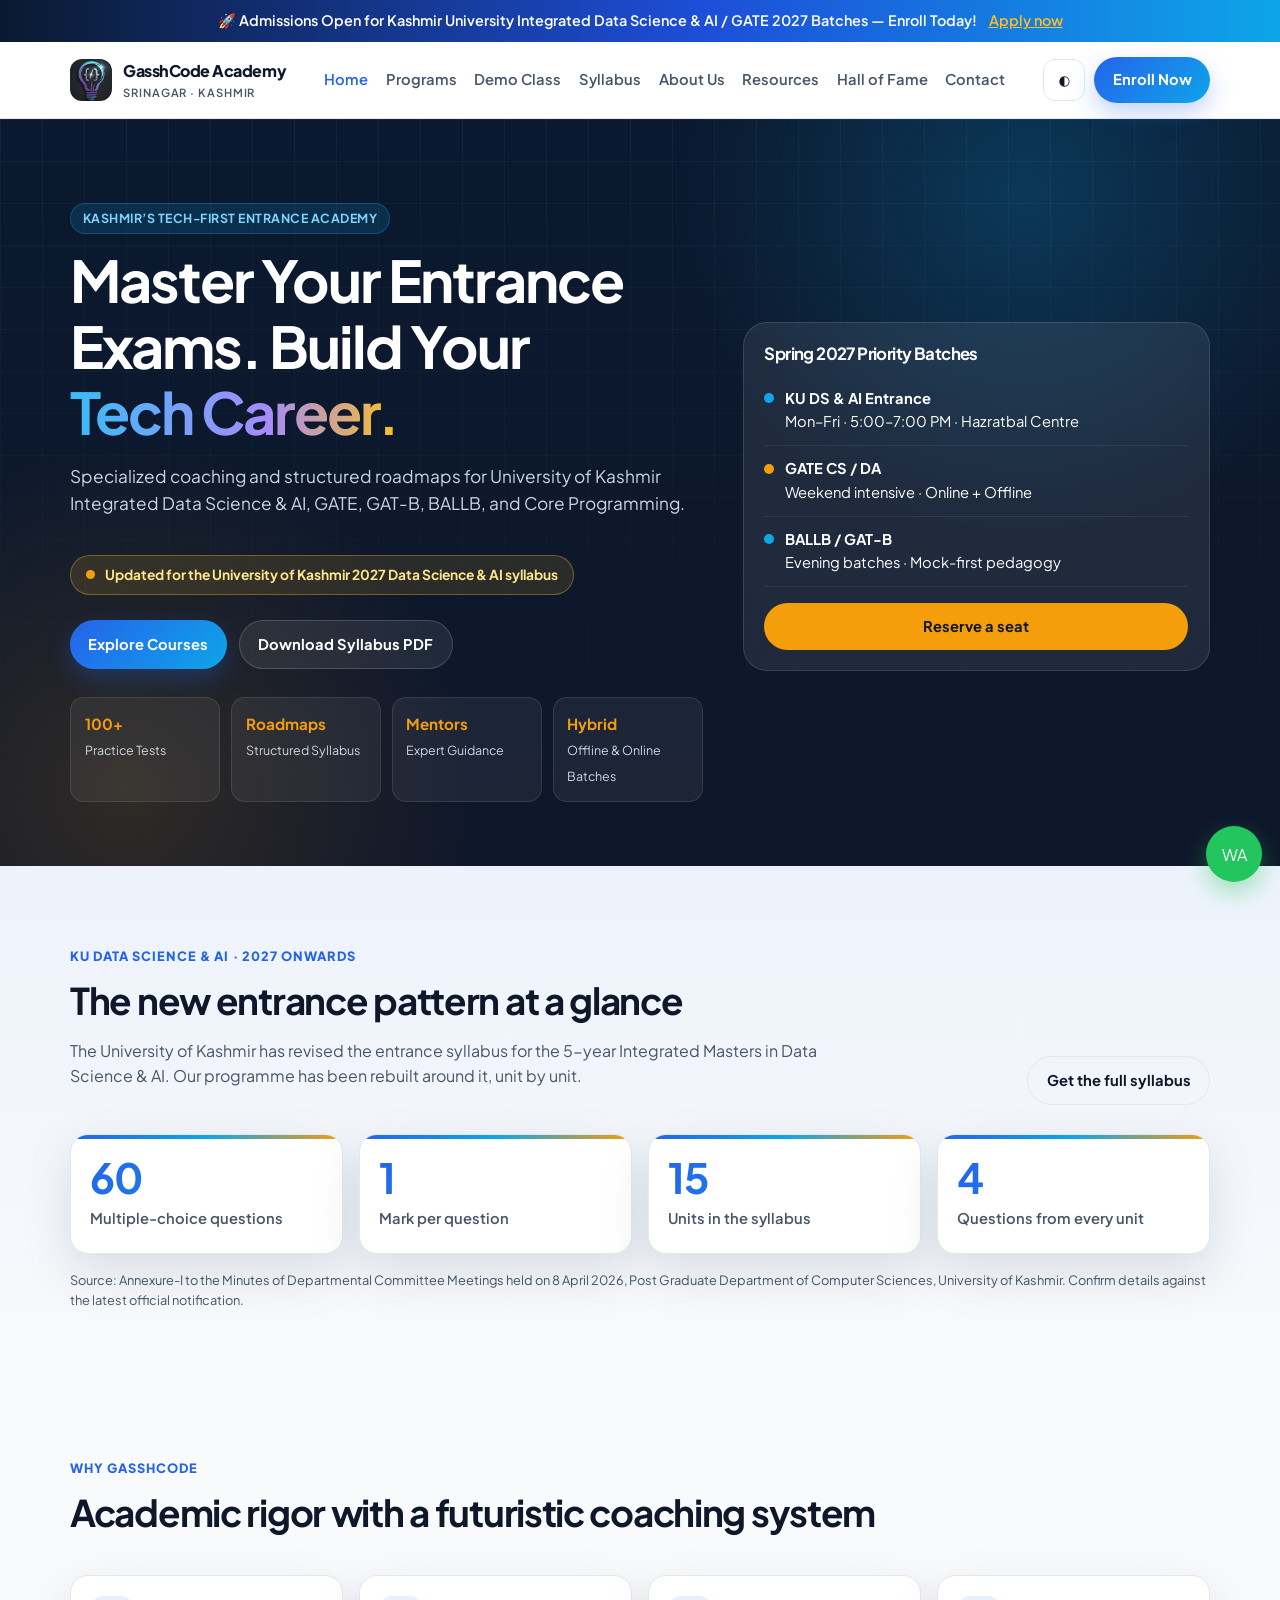
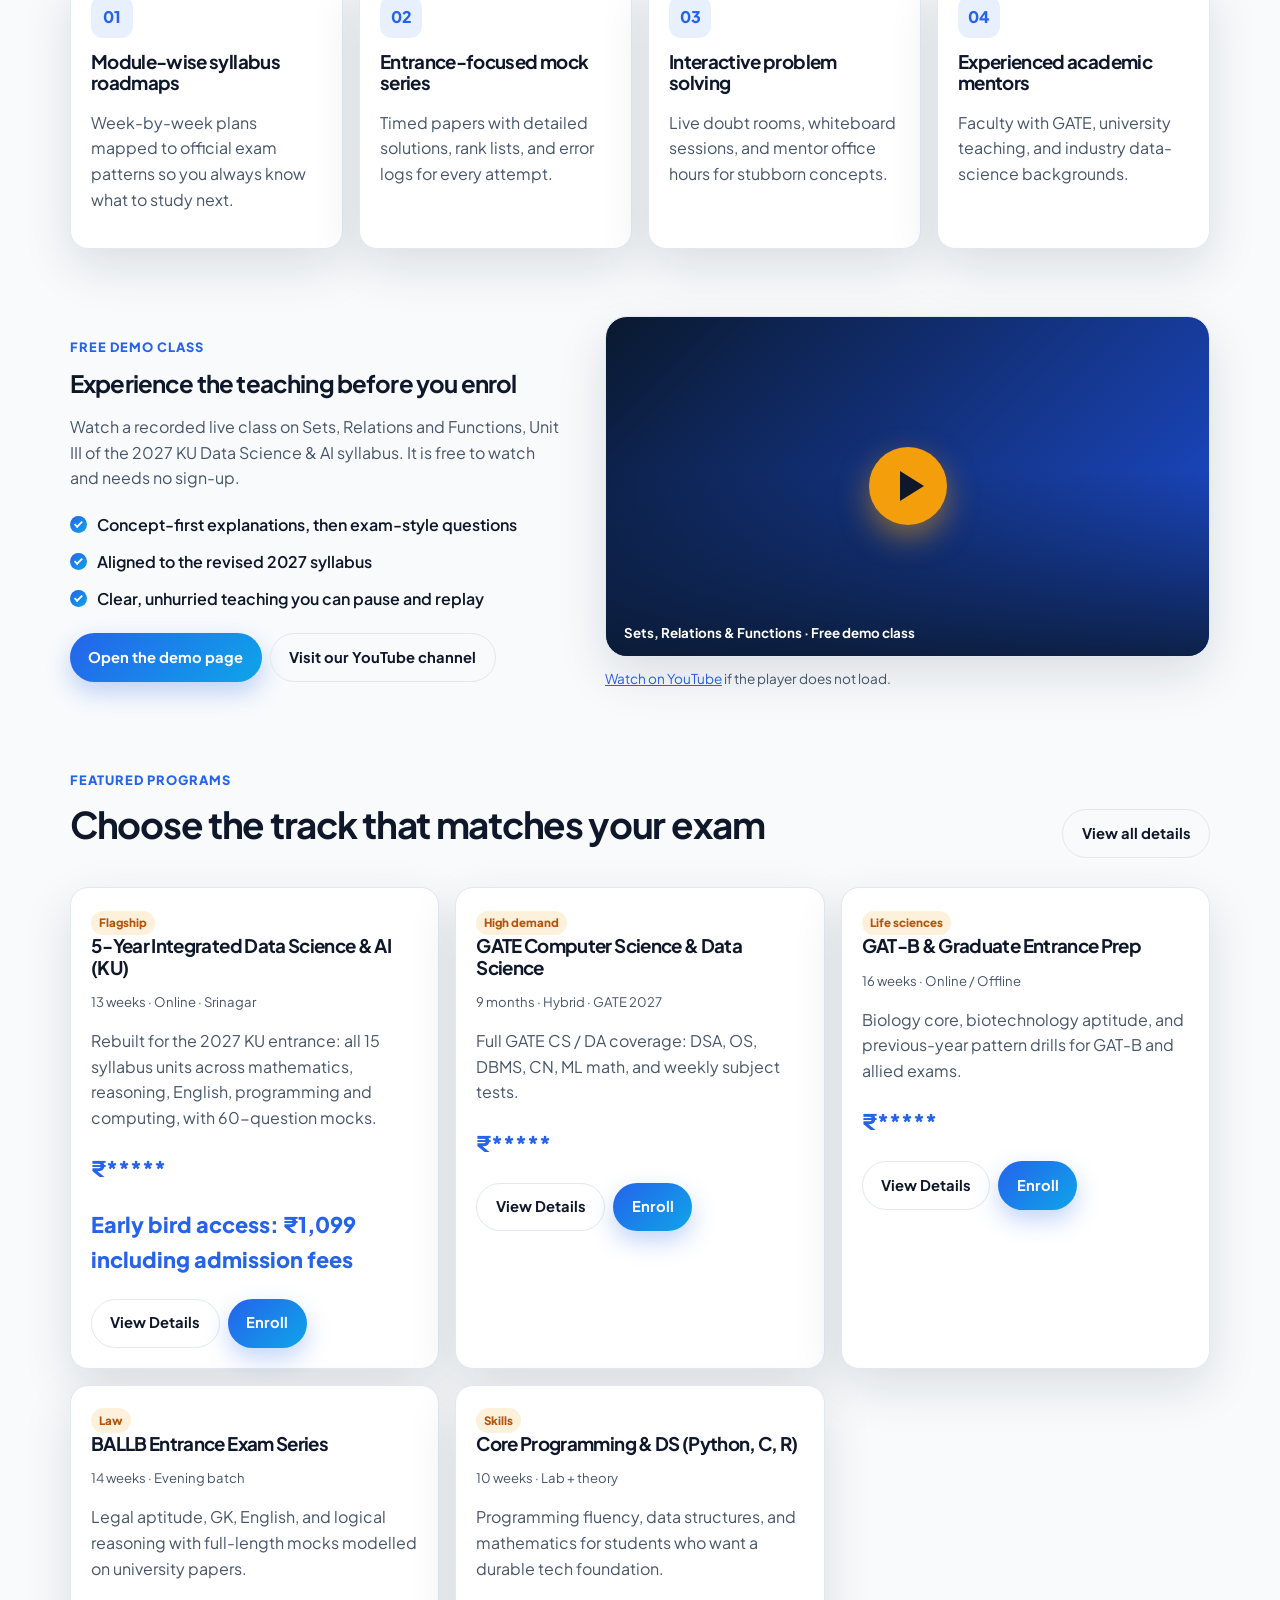
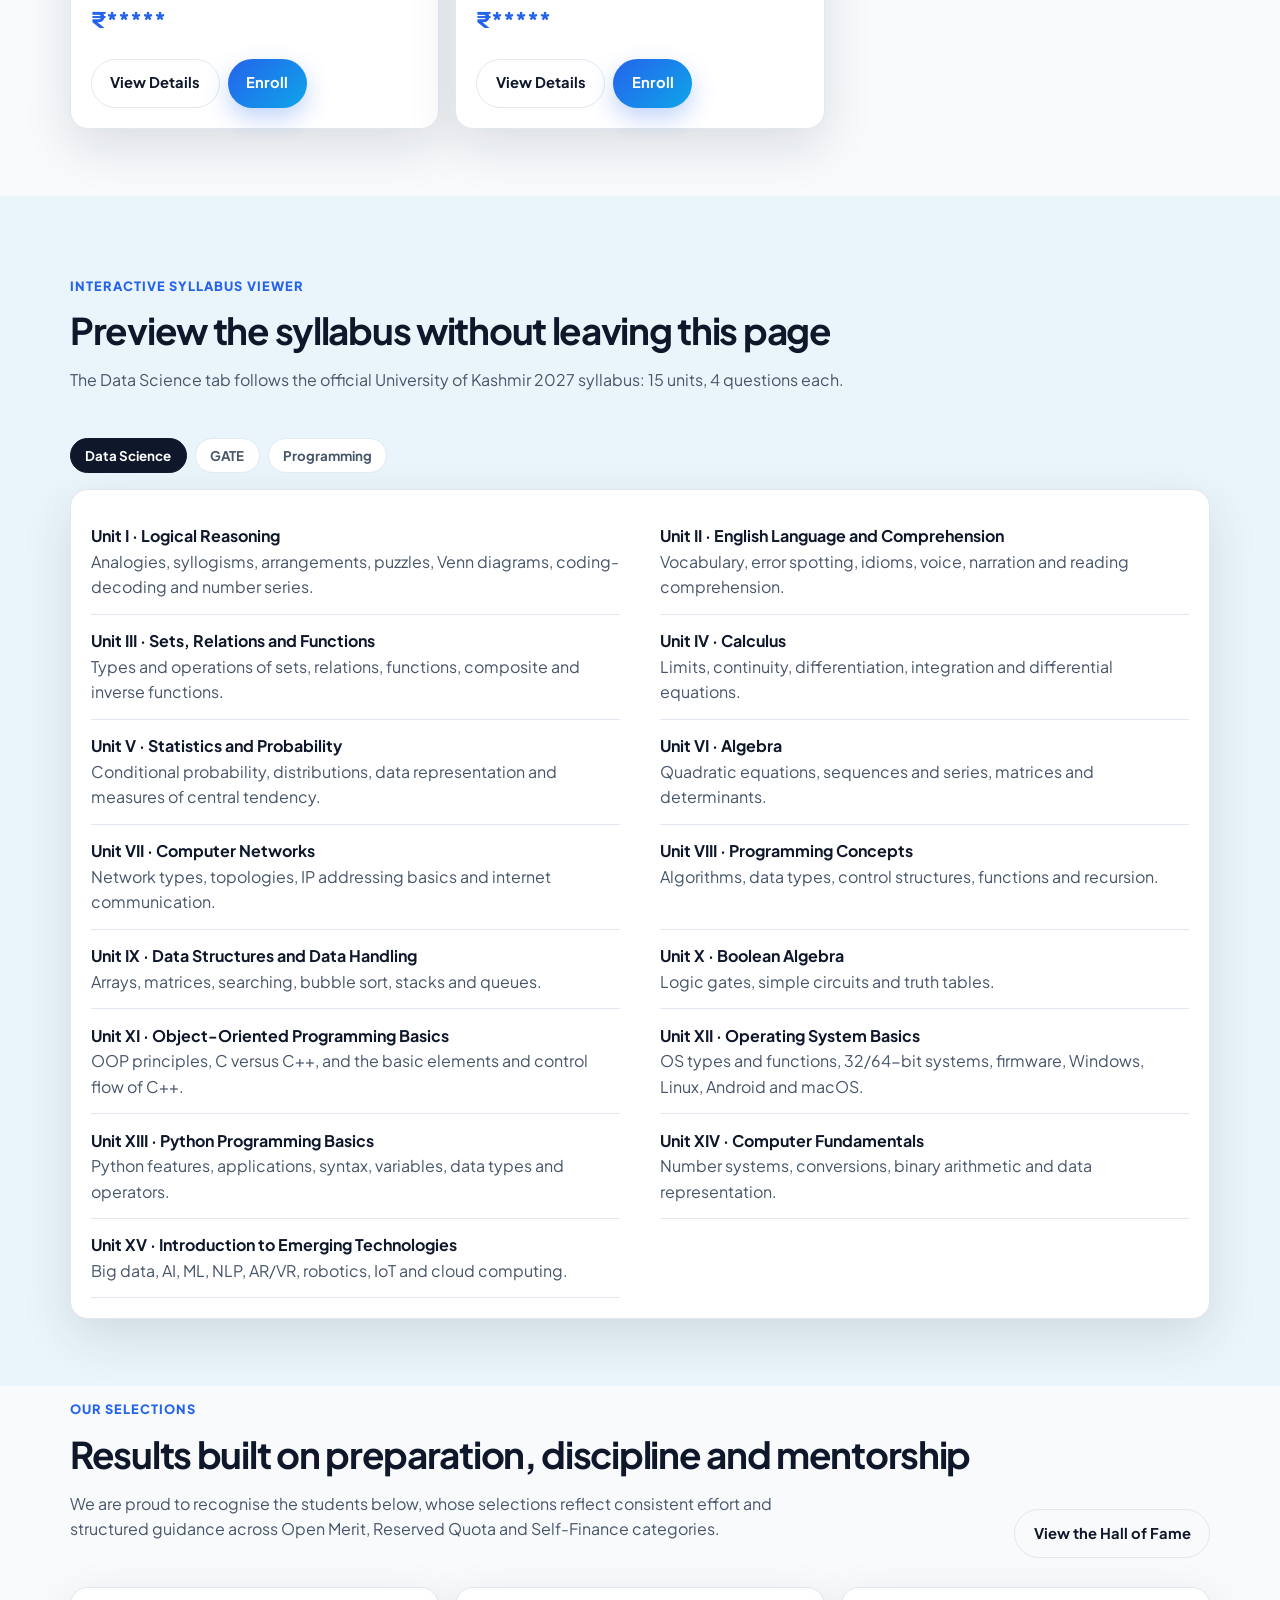
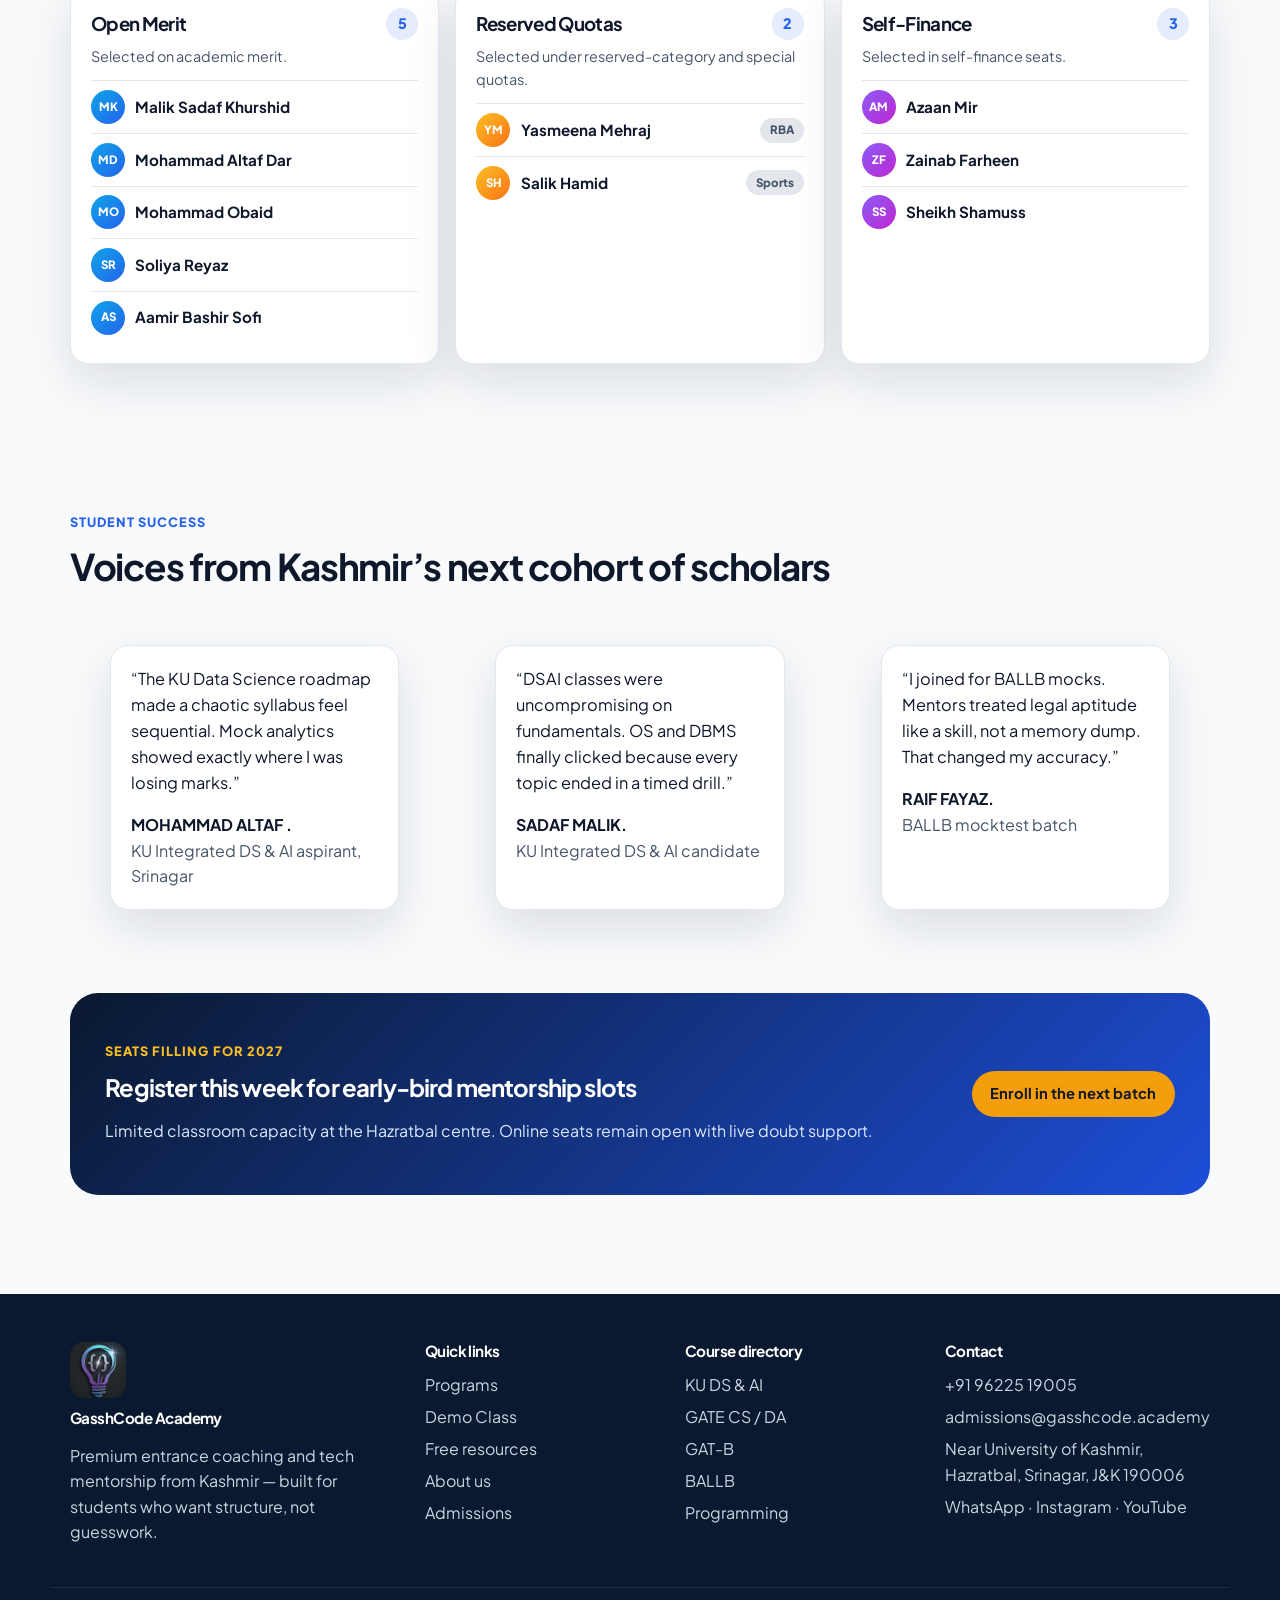
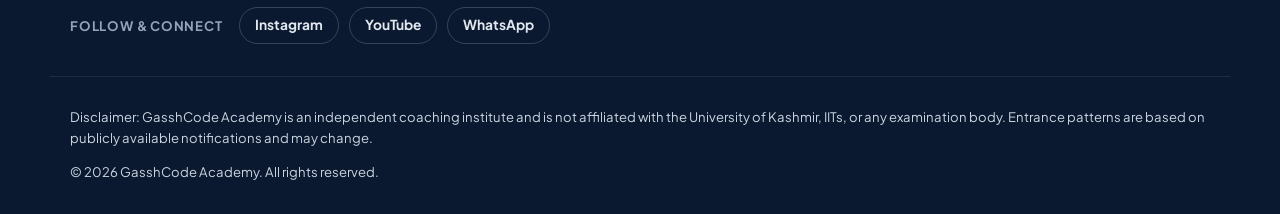
<file: index.html>
<!DOCTYPE html>
<html lang="en">

<head>
  <meta charset="UTF-8">
  <meta name="viewport" content="width=device-width, initial-scale=1.0">
  <title>GasshCode Academy | Kashmir Entrance Coaching & Tech Mentorship</title>
  <meta name="description"
    content="Premium coaching in Kashmir for University of Kashmir Integrated Data Science & AI, GATE, GAT-B, BALLB, and core programming. Mock tests, roadmaps, and expert mentorship.">
  <meta name="keywords"
    content="GasshCode Academy, Kashmir University Data Science AI, GATE coaching Kashmir, GAT-B, BALLB, Python, Srinagar coaching">
  <meta property="og:title" content="GasshCode Academy — Master Your Entrance Exams">
  <meta property="og:description"
    content="Specialized coaching and structured roadmaps for KU Integrated Data Science & AI, GATE, GAT-B, BALLB, and core programming.">
  <meta property="og:type" content="website">
  <meta property="og:image" content="assets/logo-full.jpg">
  <meta name="theme-color" content="#0F172A">
  <link rel="icon" href="assets/favicon.ico" sizes="any">
  <link rel="icon" href="assets/favicon.png" type="image/png">
  <link rel="apple-touch-icon" href="assets/apple-touch-icon.png">
  <link rel="preconnect" href="https://fonts.googleapis.com">
  <link rel="preconnect" href="https://fonts.gstatic.com" crossorigin>
  <link href="https://fonts.googleapis.com/css2?family=Plus+Jakarta+Sans:wght@400;500;600;700;800&display=swap"
    rel="stylesheet">
  <link rel="stylesheet" href="css/styles.css">
  <link rel="stylesheet" href="css/hall-of-fame.css">
</head>

<body>
  <a class="skip-link" href="#main">Skip to content</a>
  <div class="announce" role="status">🚀 Admissions Open for Kashmir University Integrated Data Science &amp; AI / GATE
    2027 Batches — Enroll Today! <a href="contact.html">Apply now</a></div>
  <header class="header">
    <div class="nav-wrap">
      <a class="brand" href="index.html" aria-label="GasshCode Academy home">
        <img src="assets/logo.png" alt="GasshCode Academy logo — light through logic" width="42" height="42">
        <div>GasshCode Academy<span>Srinagar · Kashmir</span></div>
      </a>
      <nav class="nav" aria-label="Primary">
        <a class="active" href="index.html">Home</a>
        <a href="courses.html">Programs</a>
        <a href="demo.html">Demo Class</a>
        <a href="index.html#syllabus">Syllabus</a>
        <a href="about.html">About Us</a>
        <a href="resources.html">Resources</a>
        <a href="hall-of-fame.html">Hall of Fame</a>
        <a href="contact.html">Contact</a>
      </nav>
      <div class="nav-cta">
        <button class="icon-btn" id="theme-toggle" type="button" aria-label="Toggle dark theme">◐</button>
        <a class="btn btn-secondary" href="resources.html#mock">Free Mock Test</a>
        <a class="btn btn-primary" href="contact.html">Enroll Now</a>
        <button class="icon-btn menu-toggle" id="menu-toggle" type="button" aria-label="Open menu"
          aria-expanded="false">☰</button>
      </div>
    </div>
  </header>

  <main id="main">
    <section class="hero">
      <div class="container hero-grid">
        <div>
          <p class="eyebrow">Kashmir’s tech-first entrance academy</p>
          <h1>Master Your Entrance Exams. Build Your <span class="grad">Tech Career.</span></h1>
          <p class="lead">Specialized coaching and structured roadmaps for University of Kashmir Integrated Data Science
            &amp; AI, GATE, GAT-B, BALLB, and Core Programming.</p>
          <p class="hero-note"><span class="pulse" aria-hidden="true"></span>Updated for the University of Kashmir 2027
            Data Science &amp; AI syllabus</p>
          <div class="hero-actions">
            <a class="btn btn-primary" href="courses.html">Explore Courses</a>
            <a class="btn btn-ghost" href="resources/ku-dsai-syllabus.html" data-open-lead
              data-syllabus-href="resources/ku-dsai-syllabus.html">Download Syllabus PDF</a>
          </div>
          <div class="stats" aria-label="Trust badges">
            <div class="stat"><strong>100+</strong><span>Practice Tests</span></div>
            <div class="stat"><strong>Roadmaps</strong><span>Structured Syllabus</span></div>
            <div class="stat"><strong>Mentors</strong><span>Expert Guidance</span></div>
            <div class="stat"><strong>Hybrid</strong><span>Offline &amp; Online Batches</span></div>
          </div>
        </div>
        <aside class="hero-card" aria-label="Upcoming batches">
          <h3>Spring 2027 Priority Batches</h3>
          <ul class="roadmap-list">
            <li><span class="dot"></span><span><strong>KU DS &amp; AI Entrance</strong><br>Mon–Fri · 5:00–7:00 PM ·
                Hazratbal Centre</span></li>
            <li><span class="dot" style="background:#f59e0b"></span><span><strong>GATE CS / DA</strong><br>Weekend
                intensive · Online + Offline</span></li>
            <li><span class="dot"></span><span><strong>BALLB / GAT-B</strong><br>Evening batches · Mock-first
                pedagogy</span></li>
          </ul>
          <a class="btn btn-amber" href="contact.html" style="width:100%;margin-top:1rem">Reserve a seat</a>
        </aside>
      </div>
    </section>

    <section class="section pattern" id="pattern">
      <div class="container">
        <div class="section-head">
          <div>
            <p class="kicker">KU Data Science &amp; AI · 2027 onwards</p>
            <h2>The new entrance pattern at a glance</h2>
            <p class="muted" style="max-width:64ch">The University of Kashmir has revised the entrance syllabus for the
              5-year Integrated Masters in Data Science &amp; AI. Our programme has been rebuilt around it, unit by
              unit.</p>
          </div>
          <a class="btn btn-secondary" href="resources/ku-dsai-syllabus.html" data-open-lead>Get the full syllabus</a>
        </div>
        <div class="pattern-grid">
          <div class="pattern-tile"><strong>60</strong><span>Multiple-choice questions</span></div>
          <div class="pattern-tile"><strong>1</strong><span>Mark per question</span></div>
          <div class="pattern-tile"><strong>15</strong><span>Units in the syllabus</span></div>
          <div class="pattern-tile"><strong>4</strong><span>Questions from every unit</span></div>
        </div>
        <p class="source-note">Source: Annexure-I to the Minutes of Departmental Committee Meetings held on 8 April
          2026, Post Graduate Department of Computer Sciences, University of Kashmir. Confirm details against the latest
          official notification.</p>
      </div>
    </section>

    <section class="section" id="why">
      <div class="container">
        <div class="section-head">
          <div>
            <p class="kicker">Why GasshCode</p>
            <h2>Academic rigor with a futuristic coaching system</h2>
          </div>
        </div>
        <div class="grid-4">
          <article class="card">
            <div class="feature-icon">01</div>
            <h3>Module-wise syllabus roadmaps</h3>
            <p class="muted">Week-by-week plans mapped to official exam patterns so you always know what to study next.
            </p>
          </article>
          <article class="card">
            <div class="feature-icon">02</div>
            <h3>Entrance-focused mock series</h3>
            <p class="muted">Timed papers with detailed solutions, rank lists, and error logs for every attempt.</p>
          </article>
          <article class="card">
            <div class="feature-icon">03</div>
            <h3>Interactive problem solving</h3>
            <p class="muted">Live doubt rooms, whiteboard sessions, and mentor office hours for stubborn concepts.</p>
          </article>
          <article class="card">
            <div class="feature-icon">04</div>
            <h3>Experienced academic mentors</h3>
            <p class="muted">Faculty with GATE, university teaching, and industry data-science backgrounds.</p>
          </article>
        </div>
      </div>
    </section>

    <section class="section" id="demo" style="padding-top:0">
      <div class="container video-grid">
        <div>
          <p class="kicker">Free demo class</p>
          <h2>Experience the teaching before you enrol</h2>
          <p class="muted">Watch a recorded live class on Sets, Relations and Functions, Unit III of the 2027 KU Data
            Science &amp; AI syllabus. It is free to watch and needs no sign-up.</p>
          <ul class="check-list">
            <li>Concept-first explanations, then exam-style questions</li>
            <li>Aligned to the revised 2027 syllabus</li>
            <li>Clear, unhurried teaching you can pause and replay</li>
          </ul>
          <div class="card-actions">
            <a class="btn btn-primary" href="demo.html">Open the demo page</a>
            <a class="btn btn-secondary" href="https://www.youtube.com/@GASSHCODE" target="_blank"
              rel="noopener noreferrer">Visit our YouTube channel</a>
          </div>
        </div>
        <div>
          <button class="yt-facade" type="button" data-yt-id="zGjK6Fe2YcE"
            aria-label="Play demo class video: Sets, Relations and Functions">
            <img src="https://i.ytimg.com/vi/zGjK6Fe2YcE/hqdefault.jpg" alt="" loading="lazy" width="480" height="360"
              onerror="this.remove()">
            <span class="yt-play" aria-hidden="true"></span>
            <span class="yt-caption">Sets, Relations &amp; Functions · Free demo class</span>
          </button>
          <p class="muted demo-fallback"><a href="https://www.youtube.com/watch?v=zGjK6Fe2YcE" target="_blank"
              rel="noopener noreferrer">Watch on YouTube</a> if the player does not load.</p>
        </div>
      </div>
    </section>

    <section class="section" id="programs" style="padding-top:0">
      <div class="container">
        <div class="section-head">
          <div>
            <p class="kicker">Featured programs</p>
            <h2>Choose the track that matches your exam</h2>
          </div>
          <a class="btn btn-secondary" href="courses.html">View all details</a>
        </div>
        <div class="course-grid">
          <article class="card">
            <span class="badge">Flagship</span>
            <h3>5-Year Integrated Data Science &amp; AI (KU)</h3>
            <div class="meta-row">13 weeks · Online · Srinagar</div>
            <p class="muted">Rebuilt for the 2027 KU entrance: all 15 syllabus units across mathematics, reasoning,
              English, programming and computing, with 60-question mocks.</p>
            <p class="price">₹*****</p>
            <p class="price">Early bird access: ₹1,099 including admission fees</p>
            <div class="card-actions">
              <a class="btn btn-secondary" href="courses.html#ku-dsai">View Details</a>
              <a class="btn btn-primary" href="contact.html">Enroll</a>
            </div>
          </article>
          <article class="card">
            <span class="badge">High demand</span>
            <h3>GATE Computer Science &amp; Data Science</h3>
            <div class="meta-row">9 months · Hybrid · GATE 2027</div>
            <p class="muted">Full GATE CS / DA coverage: DSA, OS, DBMS, CN, ML math, and weekly subject tests.</p>
            <p class="price">₹*****</p>
            <div class="card-actions">
              <a class="btn btn-secondary" href="courses.html#gate">View Details</a>
              <a class="btn btn-primary" href="contact.html">Enroll</a>
            </div>
          </article>
          <article class="card">
            <span class="badge">Life sciences</span>
            <h3>GAT-B &amp; Graduate Entrance Prep</h3>
            <div class="meta-row">16 weeks · Online / Offline</div>
            <p class="muted">Biology core, biotechnology aptitude, and previous-year pattern drills for GAT-B and allied
              exams.</p>
            <p class="price">₹*****</p>
            <div class="card-actions">
              <a class="btn btn-secondary" href="courses.html#gatb">View Details</a>
              <a class="btn btn-primary" href="contact.html">Enroll</a>
            </div>
          </article>
          <article class="card">
            <span class="badge">Law</span>
            <h3>BALLB Entrance Exam Series</h3>
            <div class="meta-row">14 weeks · Evening batch</div>
            <p class="muted">Legal aptitude, GK, English, and logical reasoning with full-length mocks modelled on
              university papers.</p>
            <p class="price">₹*****</p>
            <div class="card-actions">
              <a class="btn btn-secondary" href="courses.html#ballb">View Details</a>
              <a class="btn btn-primary" href="contact.html">Enroll</a>
            </div>
          </article>
          <article class="card">
            <span class="badge">Skills</span>
            <h3>Core Programming &amp; DS (Python, C, R)</h3>
            <div class="meta-row">10 weeks · Lab + theory</div>
            <p class="muted">Programming fluency, data structures, and mathematics for students who want a durable tech
              foundation.</p>
            <p class="price">₹*****</p>
            <div class="card-actions">
              <a class="btn btn-secondary" href="courses.html#programming">View Details</a>
              <a class="btn btn-primary" href="contact.html">Enroll</a>
            </div>
          </article>
        </div>
      </div>
    </section>

    <section class="section" id="syllabus" style="background:color-mix(in srgb, var(--cyan) 6%, var(--bg))">
      <div class="container">
        <div class="section-head">
          <div>
            <p class="kicker">Interactive syllabus viewer</p>
            <h2>Preview the syllabus without leaving this page</h2>
            <p class="muted">The Data Science tab follows the official University of Kashmir 2027 syllabus: 15 units, 4
              questions each.</p>
          </div>
        </div>
        <div class="tabs" role="tablist" data-group="home-syllabus" aria-label="Syllabus filters">
          <button class="tab" type="button" role="tab" aria-selected="true" aria-controls="panel-ds">Data
            Science</button>
          <button class="tab" type="button" role="tab" aria-selected="false" aria-controls="panel-gate">GATE</button>
          <button class="tab" type="button" role="tab" aria-selected="false"
            aria-controls="panel-prog">Programming</button>
        </div>
        <div class="card">
          <div id="panel-ds" class="syllabus-panel units-2col active" data-panel-group="home-syllabus">
            <div class="module"><strong>Unit I · Logical Reasoning</strong><span class="muted">Analogies, syllogisms,
                arrangements, puzzles, Venn diagrams, coding-decoding and number series.</span></div>
            <div class="module"><strong>Unit II · English Language and Comprehension</strong><span
                class="muted">Vocabulary, error spotting, idioms, voice, narration and reading comprehension.</span>
            </div>
            <div class="module"><strong>Unit III · Sets, Relations and Functions</strong><span class="muted">Types and
                operations of sets, relations, functions, composite and inverse functions.</span></div>
            <div class="module"><strong>Unit IV · Calculus</strong><span class="muted">Limits, continuity,
                differentiation, integration and differential equations.</span></div>
            <div class="module"><strong>Unit V · Statistics and Probability</strong><span class="muted">Conditional
                probability, distributions, data representation and measures of central tendency.</span></div>
            <div class="module"><strong>Unit VI · Algebra</strong><span class="muted">Quadratic equations, sequences and
                series, matrices and determinants.</span></div>
            <div class="module"><strong>Unit VII · Computer Networks</strong><span class="muted">Network types,
                topologies, IP addressing basics and internet communication.</span></div>
            <div class="module"><strong>Unit VIII · Programming Concepts</strong><span class="muted">Algorithms, data
                types, control structures, functions and recursion.</span></div>
            <div class="module"><strong>Unit IX · Data Structures and Data Handling</strong><span class="muted">Arrays,
                matrices, searching, bubble sort, stacks and queues.</span></div>
            <div class="module"><strong>Unit X · Boolean Algebra</strong><span class="muted">Logic gates, simple
                circuits and truth tables.</span></div>
            <div class="module"><strong>Unit XI · Object-Oriented Programming Basics</strong><span class="muted">OOP
                principles, C versus C++, and the basic elements and control flow of C++.</span></div>
            <div class="module"><strong>Unit XII · Operating System Basics</strong><span class="muted">OS types and
                functions, 32/64-bit systems, firmware, Windows, Linux, Android and macOS.</span></div>
            <div class="module"><strong>Unit XIII · Python Programming Basics</strong><span class="muted">Python
                features, applications, syntax, variables, data types and operators.</span></div>
            <div class="module"><strong>Unit XIV · Computer Fundamentals</strong><span class="muted">Number systems,
                conversions, binary arithmetic and data representation.</span></div>
            <div class="module"><strong>Unit XV · Introduction to Emerging Technologies</strong><span class="muted">Big
                data, AI, ML, NLP, AR/VR, robotics, IoT and cloud computing.</span></div>
          </div>
          <div id="panel-gate" class="syllabus-panel" data-panel-group="home-syllabus">
            <div class="module"><strong>Engineering mathematics</strong><span class="muted">Linear algebra, calculus,
                probability, discrete mathematics.</span></div>
            <div class="module"><strong>Core CS</strong><span class="muted">DSA, algorithms, OS, DBMS, computer
                networks, TOC, COA.</span></div>
            <div class="module"><strong>Data science track</strong><span class="muted">ML foundations, Python,
                statistics for GATE DA.</span></div>
            <div class="module"><strong>Test cadence</strong><span class="muted">Weekly subject tests + monthly
                full-length GATE mocks.</span></div>
          </div>
          <div id="panel-prog" class="syllabus-panel" data-panel-group="home-syllabus">
            <div class="module"><strong>Python &amp; R</strong><span class="muted">Syntax, data frames, visualization,
                and scripting habits.</span></div>
            <div class="module"><strong>C &amp; memory model</strong><span class="muted">Pointers, arrays, structs, and
                debugging discipline.</span></div>
            <div class="module"><strong>Data structures</strong><span class="muted">Arrays, linked lists, stacks,
                queues, trees, hashing, graphs.</span></div>
            <div class="module"><strong>Mathematics for coding</strong><span class="muted">Complexity, combinatorics,
                and problem-pattern recognition.</span></div>
          </div>
        </div>
      </div>
    </section>

    <section class="section" id="selections" style="padding-top:0">
      <div class="container">
        <div class="section-head">
          <div>
            <p class="kicker">Our selections</p>
            <h2>Results built on preparation, discipline and mentorship</h2>
            <p class="muted" style="max-width:62ch">We are proud to recognise the students below, whose selections
              reflect consistent effort and structured guidance across Open Merit, Reserved Quota and Self-Finance
              categories.</p>
          </div>
          <a class="btn btn-secondary" href="hall-of-fame.html">View the Hall of Fame</a>
        </div>
        <div class="grid-3">
          <article class="card sel-group">
            <div class="sel-head">
              <h3>Open Merit</h3><span class="sel-count">5</span>
            </div>
            <p class="muted">Selected on academic merit.</p>
            <ul class="sel-list">
              <li class="sel-item"><span class="hof-avatar hof-open sel-avatar" aria-hidden="true">MK</span><span
                  class="sel-name">Malik Sadaf Khurshid</span></li>
              <li class="sel-item"><span class="hof-avatar hof-open sel-avatar" aria-hidden="true">MD</span><span
                  class="sel-name">Mohammad Altaf Dar</span></li>
              <li class="sel-item"><span class="hof-avatar hof-open sel-avatar" aria-hidden="true">MO</span><span
                  class="sel-name">Mohammad Obaid</span></li>
              <li class="sel-item"><span class="hof-avatar hof-open sel-avatar" aria-hidden="true">SR</span><span
                  class="sel-name">Soliya Reyaz</span></li>
              <li class="sel-item"><span class="hof-avatar hof-open sel-avatar" aria-hidden="true">AS</span><span
                  class="sel-name">Aamir Bashir Sofi</span></li>
            </ul>
          </article>
          <article class="card sel-group">
            <div class="sel-head">
              <h3>Reserved Quotas</h3><span class="sel-count">2</span>
            </div>
            <p class="muted">Selected under reserved-category and special quotas.</p>
            <ul class="sel-list">
              <li class="sel-item"><span class="hof-avatar hof-reserved sel-avatar" aria-hidden="true">YM</span><span
                  class="sel-name">Yasmeena Mehraj</span><span class="hof-badge hof-badge-quota">RBA</span></li>
              <li class="sel-item"><span class="hof-avatar hof-reserved sel-avatar" aria-hidden="true">SH</span><span
                  class="sel-name">Salik Hamid</span><span class="hof-badge hof-badge-quota">Sports</span></li>
            </ul>
          </article>
          <article class="card sel-group">
            <div class="sel-head">
              <h3>Self-Finance</h3><span class="sel-count">3</span>
            </div>
            <p class="muted">Selected in self-finance seats.</p>
            <ul class="sel-list">
              <li class="sel-item"><span class="hof-avatar hof-self sel-avatar" aria-hidden="true">AM</span><span
                  class="sel-name">Azaan Mir</span></li>
              <li class="sel-item"><span class="hof-avatar hof-self sel-avatar" aria-hidden="true">ZF</span><span
                  class="sel-name">Zainab Farheen</span></li>
              <li class="sel-item"><span class="hof-avatar hof-self sel-avatar" aria-hidden="true">SS</span><span
                  class="sel-name">Sheikh Shamuss</span></li>
            </ul>
          </article>
        </div>
      </div>
    </section>

    <section class="section">
      <div class="container">
        <div class="section-head">
          <div>
            <p class="kicker">Student success</p>
            <h2>Voices from Kashmir’s next cohort of scholars</h2>
          </div>
        </div>
        <div class="grid-3">
          <blockquote class="card testimonial">
            <p class="quote">“The KU Data Science roadmap made a chaotic syllabus feel sequential. Mock analytics showed
              exactly where I was losing marks.”</p>
            <footer><strong>MOHAMMAD ALTAF .</strong>
              <div class="muted">KU Integrated DS &amp; AI aspirant, Srinagar</div>
            </footer>
          </blockquote>
          <blockquote class="card testimonial">
            <p class="quote">“DSAI classes were uncompromising on fundamentals. OS and DBMS finally clicked because
              every topic ended in a timed drill.”</p>
            <footer><strong>SADAF MALIK.</strong>
              <div class="muted">KU Integrated DS &amp; AI candidate</div>
            </footer>
          </blockquote>
          <blockquote class="card testimonial">
            <p class="quote">“I joined for BALLB mocks. Mentors treated legal aptitude like a skill, not a memory dump.
              That changed my accuracy.”</p>
            <footer><strong>RAIF FAYAZ.</strong>
              <div class="muted">BALLB mocktest batch</div>
            </footer>
          </blockquote>
        </div>
      </div>
    </section>

    <section class="section" style="padding-top:0">
      <div class="container">
        <div class="cta-banner">
          <div>
            <p class="kicker" style="color:#fbbf24">Seats filling for 2027</p>
            <h2>Register this week for early-bird mentorship slots</h2>
            <p class="muted" style="color:#dbeafe">Limited classroom capacity at the Hazratbal centre. Online seats
              remain open with live doubt support.</p>
          </div>
          <a class="btn btn-amber" href="contact.html">Enroll in the next batch</a>
        </div>
      </div>
    </section>
  </main>

  <footer class="footer">
    <div class="container footer-grid">
      <div>
        <img class="footer-logo" src="assets/logo.png" alt="GasshCode Academy logo" width="56" height="56">
        <h3>GasshCode Academy</h3>
        <p>Premium entrance coaching and tech mentorship from Kashmir — built for students who want structure, not
          guesswork.</p>
      </div>
      <div>
        <h3>Quick links</h3>
        <ul>
          <li><a href="courses.html">Programs</a></li>
          <li><a href="demo.html">Demo Class</a></li>
          <li><a href="resources.html">Free resources</a></li>
          <li><a href="about.html">About us</a></li>
          <li><a href="contact.html">Admissions</a></li>
        </ul>
      </div>
      <div>
        <h3>Course directory</h3>
        <ul>
          <li><a href="courses.html#ku-dsai">KU DS &amp; AI</a></li>
          <li><a href="courses.html#gate">GATE CS / DA</a></li>
          <li><a href="courses.html#gatb">GAT-B</a></li>
          <li><a href="courses.html#ballb">BALLB</a></li>
          <li><a href="courses.html#programming">Programming</a></li>
        </ul>
      </div>
      <div>
        <h3>Contact</h3>
        <ul>
          <li><a href="tel:+919622519005">+91 96225 19005</a></li>
          <li><a href="mailto:admissions@gasshcode.academy">admissions@gasshcode.academy</a></li>
          <li>Near University of Kashmir, Hazratbal, Srinagar, J&amp;K 190006</li>
          <li><a
              href="https://wa.me/919622519005?text=Hi%20GasshCode%20Academy%2C%20I%20want%20to%20enquire%20about%20admissions"
              rel="noopener noreferrer">WhatsApp</a> · <a href="https://www.instagram.com/gaashcode_academy"
              target="_blank" rel="noopener noreferrer">Instagram</a> · <a href="https://www.youtube.com/@GASSHCODE"
              target="_blank" rel="noopener noreferrer">YouTube</a></li>
        </ul>
      </div>
    </div>
    <div class="container social-row" aria-label="GasshCode Academy on social media">
      <span class="social-label">Follow &amp; connect</span>
      <a class="social-link" href="https://www.instagram.com/gaashcode_academy" target="_blank"
        rel="noopener noreferrer">Instagram</a>
      <a class="social-link" href="https://www.youtube.com/@GASSHCODE" target="_blank"
        rel="noopener noreferrer">YouTube</a>
      <a class="social-link"
        href="https://wa.me/919622519005?text=Hi%20GasshCode%20Academy%2C%20I%20want%20to%20enquire%20about%20admissions"
        target="_blank" rel="noopener noreferrer">WhatsApp</a>
    </div>
    <div class="container legal">
      <p>Disclaimer: GasshCode Academy is an independent coaching institute and is not affiliated with the University of
        Kashmir, IITs, or any examination body. Entrance patterns are based on publicly available notifications and may
        change.</p>
      <p>© <span id="year"></span> GasshCode Academy. All rights reserved.</p>
    </div>
  </footer>

  <a class="wa-float"
    href="https://wa.me/919622519005?text=Hi%20GasshCode%20Academy%2C%20I%20want%20to%20enquire%20about%20admissions"
    target="_blank" rel="noopener noreferrer" aria-label="Chat on WhatsApp">WA</a>

  <div class="drawer" id="mobile-drawer" aria-hidden="true">
    <div class="drawer-panel" role="dialog" aria-label="Mobile navigation">
      <button class="icon-btn" id="drawer-close" type="button" aria-label="Close menu">✕</button>
      <a href="index.html">Home</a>
      <a href="courses.html">Programs</a>
      <a href="demo.html">Demo Class</a>
      <a href="index.html#syllabus">Syllabus</a>
      <a href="about.html">About Us</a>
      <a href="resources.html">Resources</a>
      <a href="hall-of-fame.html">Hall of Fame</a>
      <a href="contact.html">Contact</a>
      <a class="btn btn-secondary" href="resources.html#mock">Free Mock Test</a>
      <a class="btn btn-primary" href="contact.html">Enroll Now</a>
    </div>
  </div>

  <div class="modal" id="lead-modal" aria-hidden="true" role="dialog" aria-labelledby="lead-title">
    <div class="modal-card">
      <button class="close" id="modal-close" type="button" aria-label="Close lead form">×</button>
      <h2 id="lead-title">Get Free KU Data Science &amp; AI Entrance Study Guide</h2>
      <p class="muted">Share your details and we will send the syllabus roadmap plus a sample mock paper.</p>
      <form class="form" id="lead-form" data-validate-form>
        <div>
          <label for="lead-name">Name</label>
          <input id="lead-name" name="name" data-validate="text" autocomplete="name">
          <div class="error" data-error-for="lead-name"></div>
        </div>
        <div>
          <label for="lead-email">Email</label>
          <input id="lead-email" name="email" data-validate="email" autocomplete="email">
          <div class="error" data-error-for="lead-email"></div>
        </div>
        <div>
          <label for="lead-phone">WhatsApp number</label>
          <input id="lead-phone" name="phone" data-validate="phone" inputmode="tel" placeholder="9876543210">
          <div class="error" data-error-for="lead-phone"></div>
        </div>
        <button class="btn btn-primary" type="submit">Send my study guide</button>
        <p class="success-msg">Guide unlocked. Opening the syllabus next…</p>
      </form>
    </div>
  </div>
  <script src="js/main.js"></script>
</body>

</html>
</file>
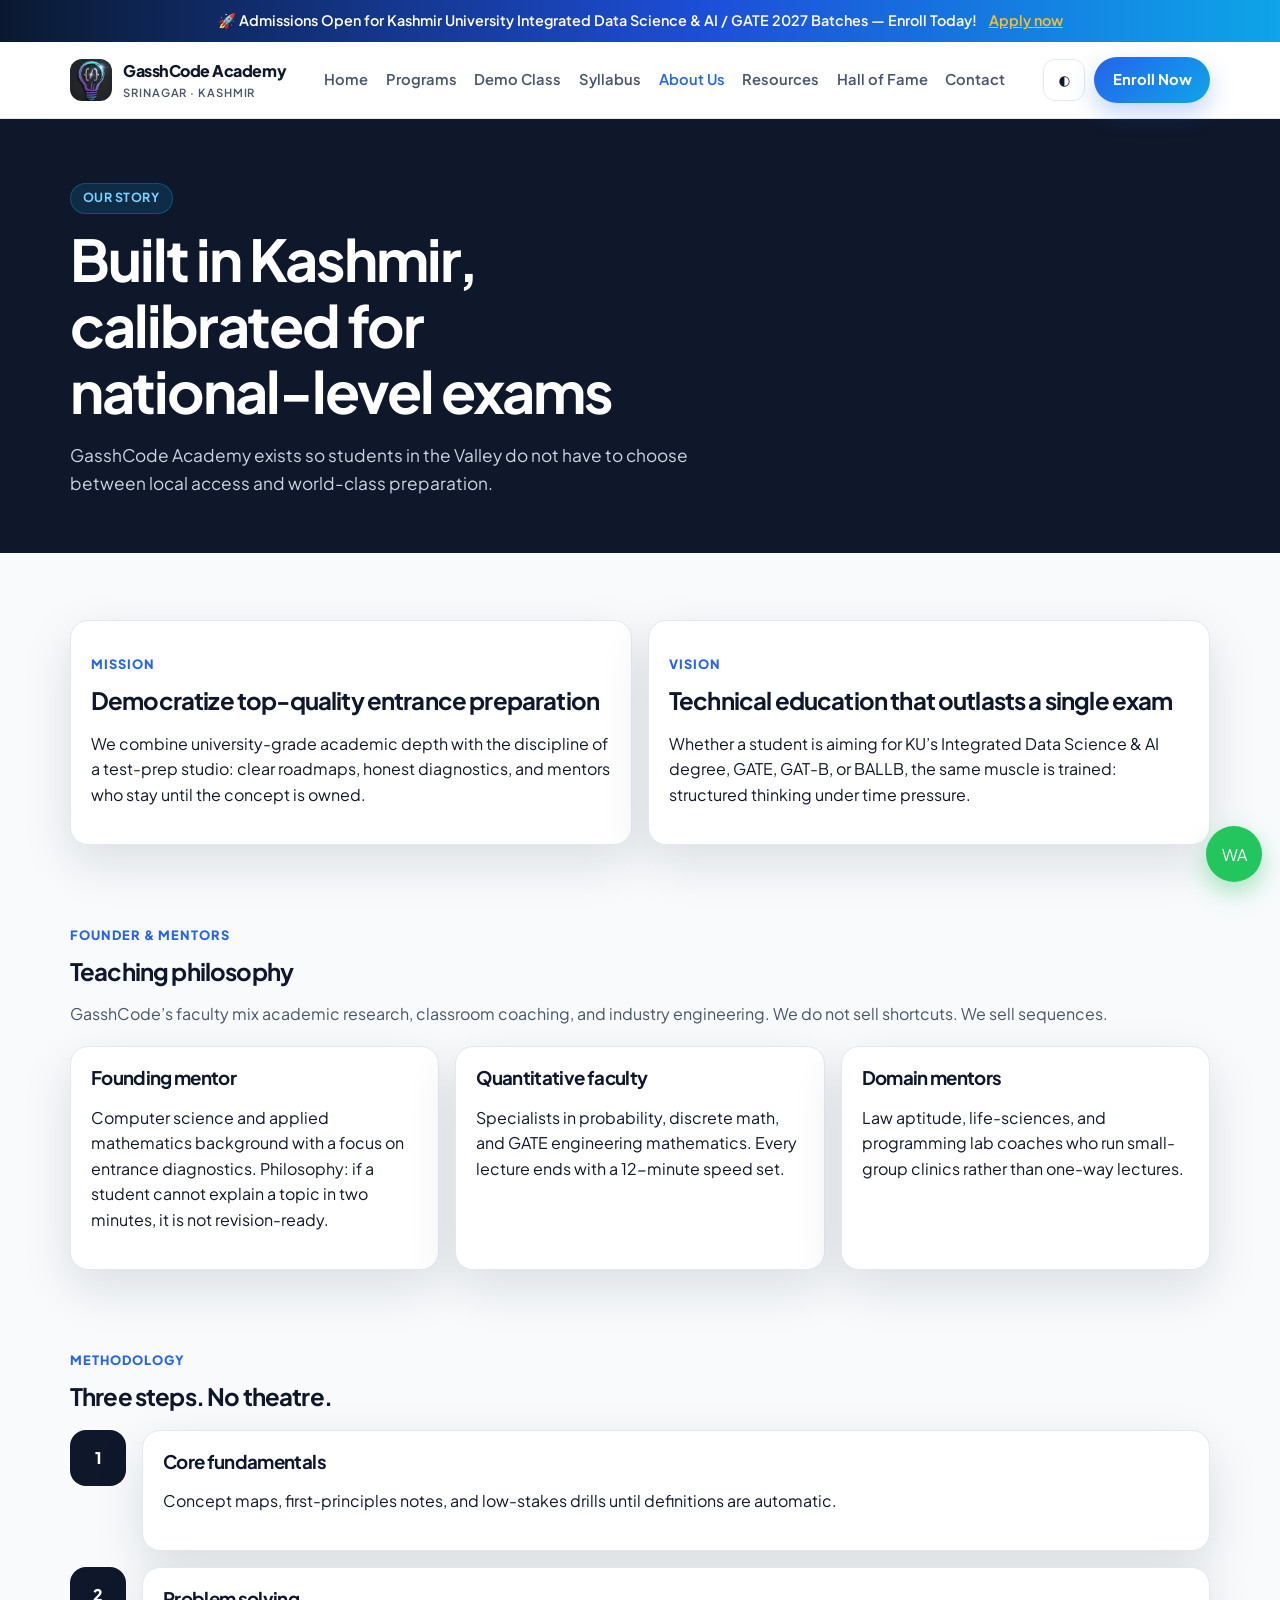
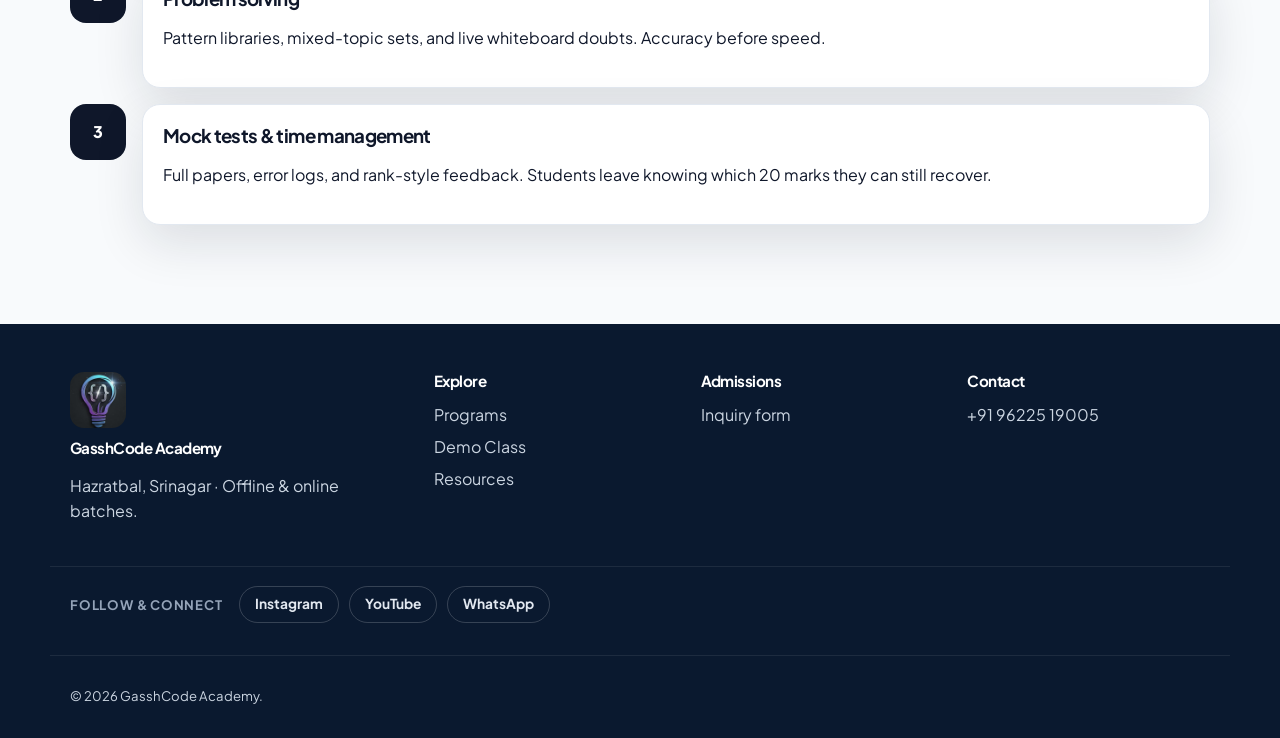
<file: about.html>
<!DOCTYPE html>
<html lang="en">
<head>
  <meta charset="UTF-8">
  <meta name="viewport" content="width=device-width, initial-scale=1.0">
  <title>About Us | GasshCode Academy Kashmir</title>
  <meta name="description" content="Mission, mentors, and teaching methodology of GasshCode Academy — premium entrance coaching from Srinagar, Kashmir.">
  <meta property="og:title" content="About GasshCode Academy">
  <meta property="og:description" content="Democratizing top-quality entrance preparation and technical education in Kashmir.">
  <meta name="theme-color" content="#0F172A">
  <link rel="icon" href="assets/favicon.ico" sizes="any">
  <link rel="icon" href="assets/favicon.png" type="image/png">
  <link rel="apple-touch-icon" href="assets/apple-touch-icon.png">
  <link rel="preconnect" href="https://fonts.googleapis.com">
  <link rel="preconnect" href="https://fonts.gstatic.com" crossorigin>
  <link href="https://fonts.googleapis.com/css2?family=Plus+Jakarta+Sans:wght@400;500;600;700;800&display=swap" rel="stylesheet">
  <link rel="stylesheet" href="css/styles.css">
</head>
<body>
  <a class="skip-link" href="#main">Skip to content</a>
  <div class="announce" role="status">🚀 Admissions Open for Kashmir University Integrated Data Science &amp; AI / GATE 2027 Batches — Enroll Today! <a href="contact.html">Apply now</a></div>
  <header class="header">
    <div class="nav-wrap">
      <a class="brand" href="index.html" aria-label="GasshCode Academy home">
        <img src="assets/logo.png" alt="GasshCode Academy logo — light through logic" width="42" height="42">
        <div>GasshCode Academy<span>Srinagar · Kashmir</span></div>
      </a>
      <nav class="nav" aria-label="Primary">
        <a href="index.html">Home</a>
        <a href="courses.html">Programs</a>
        <a href="demo.html">Demo Class</a>
        <a href="index.html#syllabus">Syllabus</a>
        <a class="active" href="about.html">About Us</a>
        <a href="resources.html">Resources</a>
        <a href="hall-of-fame.html">Hall of Fame</a>
        <a href="contact.html">Contact</a>
      </nav>
      <div class="nav-cta">
        <button class="icon-btn" id="theme-toggle" type="button" aria-label="Toggle dark theme">◐</button>
        <a class="btn btn-secondary" href="resources.html#mock">Free Mock Test</a>
        <a class="btn btn-primary" href="contact.html">Enroll Now</a>
        <button class="icon-btn menu-toggle" id="menu-toggle" type="button" aria-label="Open menu" aria-expanded="false">☰</button>
      </div>
    </div>
  </header>

  <main id="main">
    <section class="page-hero">
      <div class="container">
        <p class="eyebrow">Our story</p>
        <h1>Built in Kashmir, calibrated for national-level exams</h1>
        <p class="lead">GasshCode Academy exists so students in the Valley do not have to choose between local access and world-class preparation.</p>
      </div>
    </section>

    <section class="section">
      <div class="container grid-2">
        <article class="card">
          <p class="kicker">Mission</p>
          <h2>Democratize top-quality entrance preparation</h2>
          <p>We combine university-grade academic depth with the discipline of a test-prep studio: clear roadmaps, honest diagnostics, and mentors who stay until the concept is owned.</p>
        </article>
        <article class="card">
          <p class="kicker">Vision</p>
          <h2>Technical education that outlasts a single exam</h2>
          <p>Whether a student is aiming for KU’s Integrated Data Science &amp; AI degree, GATE, GAT-B, or BALLB, the same muscle is trained: structured thinking under time pressure.</p>
        </article>
      </div>
    </section>

    <section class="section" style="padding-top:0">
      <div class="container">
        <p class="kicker">Founder &amp; mentors</p>
        <h2>Teaching philosophy</h2>
        <p class="muted">GasshCode’s faculty mix academic research, classroom coaching, and industry engineering. We do not sell shortcuts. We sell sequences.</p>
        <div class="grid-3" style="margin-top:1.2rem">
          <article class="card">
            <h3>Founding mentor</h3>
            <p>Computer science and applied mathematics background with a focus on entrance diagnostics. Philosophy: if a student cannot explain a topic in two minutes, it is not revision-ready.</p>
          </article>
          <article class="card">
            <h3>Quantitative faculty</h3>
            <p>Specialists in probability, discrete math, and GATE engineering mathematics. Every lecture ends with a 12-minute speed set.</p>
          </article>
          <article class="card">
            <h3>Domain mentors</h3>
            <p>Law aptitude, life-sciences, and programming lab coaches who run small-group clinics rather than one-way lectures.</p>
          </article>
        </div>
      </div>
    </section>

    <section class="section" style="padding-top:0">
      <div class="container">
        <p class="kicker">Methodology</p>
        <h2>Three steps. No theatre.</h2>
        <div class="timeline" style="margin-top:1.2rem">
          <div class="step">
            <div class="step-num">1</div>
            <div class="card">
              <h3>Core fundamentals</h3>
              <p>Concept maps, first-principles notes, and low-stakes drills until definitions are automatic.</p>
            </div>
          </div>
          <div class="step">
            <div class="step-num">2</div>
            <div class="card">
              <h3>Problem solving</h3>
              <p>Pattern libraries, mixed-topic sets, and live whiteboard doubts. Accuracy before speed.</p>
            </div>
          </div>
          <div class="step">
            <div class="step-num">3</div>
            <div class="card">
              <h3>Mock tests &amp; time management</h3>
              <p>Full papers, error logs, and rank-style feedback. Students leave knowing which 20 marks they can still recover.</p>
            </div>
          </div>
        </div>
      </div>
    </section>
  </main>

  <footer class="footer">
    <div class="container footer-grid">
      <div><img class="footer-logo" src="assets/logo.png" alt="GasshCode Academy logo" width="56" height="56"><h3>GasshCode Academy</h3><p>Hazratbal, Srinagar · Offline &amp; online batches.</p></div>
      <div><h3>Explore</h3><ul><li><a href="courses.html">Programs</a></li><li><a href="demo.html">Demo Class</a></li><li><a href="resources.html">Resources</a></li></ul></div>
      <div><h3>Admissions</h3><ul><li><a href="contact.html">Inquiry form</a></li></ul></div>
      <div><h3>Contact</h3><ul><li>+91 96225 19005</li></ul></div>
    </div>
    <div class="container social-row" aria-label="GasshCode Academy on social media">
      <span class="social-label">Follow &amp; connect</span>
      <a class="social-link" href="https://www.instagram.com/gaashcode_academy" target="_blank" rel="noopener noreferrer">Instagram</a>
      <a class="social-link" href="https://www.youtube.com/@GASSHCODE" target="_blank" rel="noopener noreferrer">YouTube</a>
      <a class="social-link" href="https://wa.me/919622519005?text=Hi%20GasshCode%20Academy%2C%20I%20want%20to%20enquire%20about%20admissions" target="_blank" rel="noopener noreferrer">WhatsApp</a>
    </div>
    <div class="container legal"><p>© <span id="year"></span> GasshCode Academy.</p></div>
  </footer>
  <a class="wa-float" href="https://wa.me/919622519005?text=Hi%20GasshCode%20Academy%2C%20I%20want%20to%20enquire%20about%20admissions" target="_blank" rel="noopener noreferrer" aria-label="Chat on WhatsApp">WA</a>
  <div class="drawer" id="mobile-drawer" aria-hidden="true">
    <div class="drawer-panel">
      <button class="icon-btn" id="drawer-close" type="button" aria-label="Close menu">✕</button>
      <a href="index.html">Home</a>
      <a href="courses.html">Programs</a>
      <a href="demo.html">Demo Class</a>
      <a href="about.html">About Us</a>
      <a href="resources.html">Resources</a>
      <a href="hall-of-fame.html">Hall of Fame</a>
      <a href="contact.html">Contact</a>
    </div>
  </div>
  <div class="modal" id="lead-modal" aria-hidden="true">
    <div class="modal-card">
      <button class="close" id="modal-close" type="button" aria-label="Close">×</button>
      <h2>Get Free KU Data Science &amp; AI Entrance Study Guide</h2>
      <form class="form" id="lead-form" data-validate-form>
        <div><label for="lead-name">Name</label><input id="lead-name" data-validate="text"><div class="error" data-error-for="lead-name"></div></div>
        <div><label for="lead-email">Email</label><input id="lead-email" data-validate="email"><div class="error" data-error-for="lead-email"></div></div>
        <div><label for="lead-phone">WhatsApp</label><input id="lead-phone" data-validate="phone"><div class="error" data-error-for="lead-phone"></div></div>
        <button class="btn btn-primary" type="submit">Unlock guide</button>
        <p class="success-msg">Thanks — your guide is ready.</p>
      </form>
    </div>
  </div>
  <script src="js/main.js"></script>
</body>
</html>
</file>
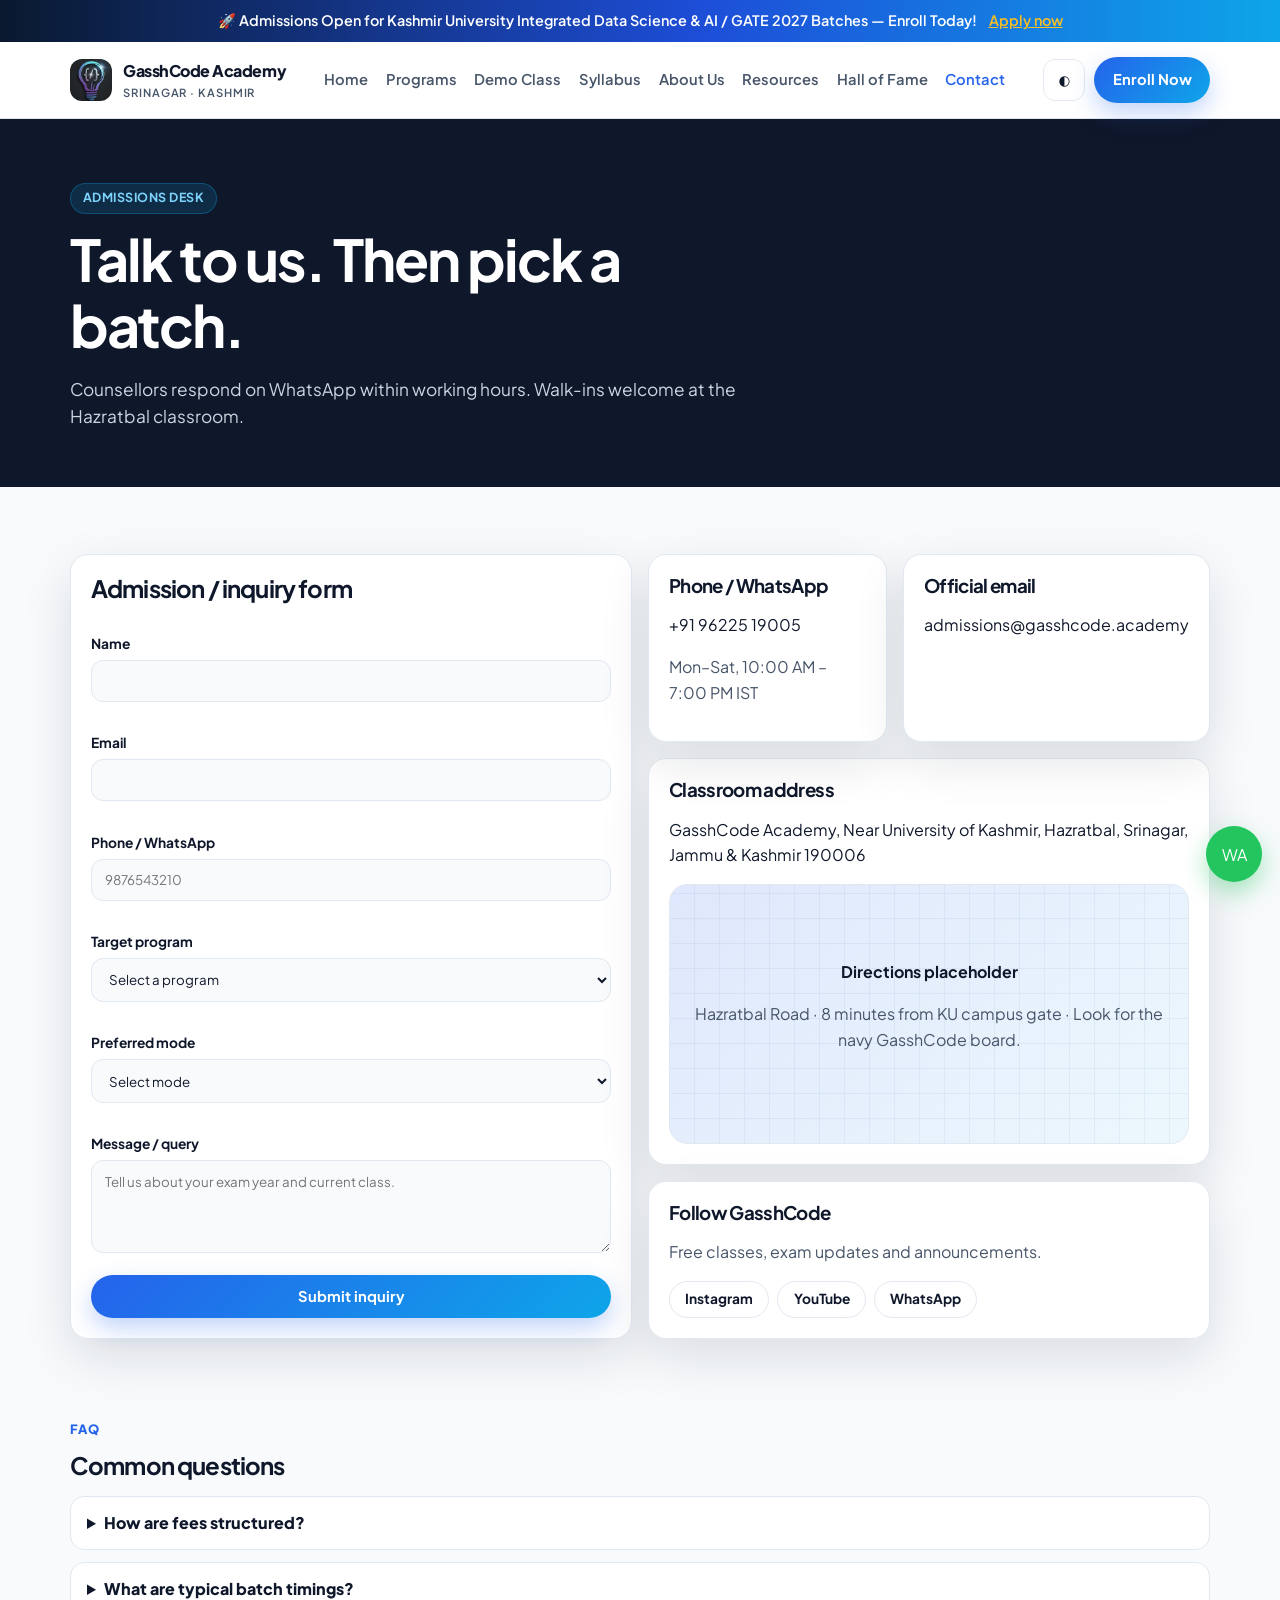
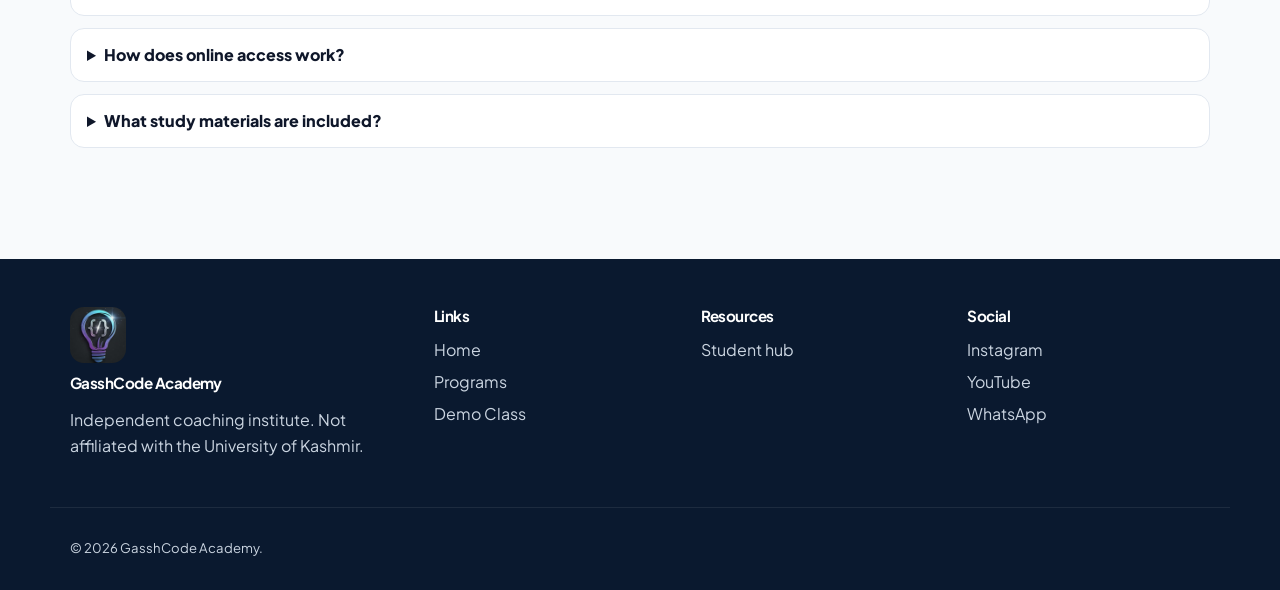
<file: contact.html>
<!DOCTYPE html>
<html lang="en">
<head>
  <meta charset="UTF-8">
  <meta name="viewport" content="width=device-width, initial-scale=1.0">
  <title>Contact &amp; Admissions | GasshCode Academy</title>
  <meta name="description" content="Enquire or enrol at GasshCode Academy, Srinagar. Phone, WhatsApp, email, classroom address, and FAQ on fees and batches.">
  <meta property="og:title" content="Contact GasshCode Academy">
  <meta property="og:description" content="Admission inquiry form for KU Data Science, GATE, BALLB, GAT-B, and programming batches.">
  <meta name="theme-color" content="#0F172A">
  <link rel="icon" href="assets/favicon.ico" sizes="any">
  <link rel="icon" href="assets/favicon.png" type="image/png">
  <link rel="apple-touch-icon" href="assets/apple-touch-icon.png">
  <link rel="preconnect" href="https://fonts.googleapis.com">
  <link rel="preconnect" href="https://fonts.gstatic.com" crossorigin>
  <link href="https://fonts.googleapis.com/css2?family=Plus+Jakarta+Sans:wght@400;500;600;700;800&display=swap" rel="stylesheet">
  <link rel="stylesheet" href="css/styles.css">
</head>
<body>
  <a class="skip-link" href="#main">Skip to content</a>
  <div class="announce" role="status">🚀 Admissions Open for Kashmir University Integrated Data Science &amp; AI / GATE 2027 Batches — Enroll Today! <a href="#inquiry">Apply now</a></div>
  <header class="header">
    <div class="nav-wrap">
      <a class="brand" href="index.html" aria-label="GasshCode Academy home">
        <img src="assets/logo.png" alt="GasshCode Academy logo — light through logic" width="42" height="42">
        <div>GasshCode Academy<span>Srinagar · Kashmir</span></div>
      </a>
      <nav class="nav" aria-label="Primary">
        <a href="index.html">Home</a>
        <a href="courses.html">Programs</a>
        <a href="demo.html">Demo Class</a>
        <a href="index.html#syllabus">Syllabus</a>
        <a href="about.html">About Us</a>
        <a href="resources.html">Resources</a>
        <a href="hall-of-fame.html">Hall of Fame</a>
        <a class="active" href="contact.html">Contact</a>
      </nav>
      <div class="nav-cta">
        <button class="icon-btn" id="theme-toggle" type="button" aria-label="Toggle dark theme">◐</button>
        <a class="btn btn-secondary" href="resources.html#mock">Free Mock Test</a>
        <a class="btn btn-primary" href="#inquiry">Enroll Now</a>
        <button class="icon-btn menu-toggle" id="menu-toggle" type="button" aria-label="Open menu" aria-expanded="false">☰</button>
      </div>
    </div>
  </header>

  <main id="main">
    <section class="page-hero">
      <div class="container">
        <p class="eyebrow">Admissions desk</p>
        <h1>Talk to us. Then pick a batch.</h1>
        <p class="lead">Counsellors respond on WhatsApp within working hours. Walk-ins welcome at the Hazratbal classroom.</p>
      </div>
    </section>

    <section class="section" id="inquiry">
      <div class="container grid-2">
        <form class="card form" data-validate-form>
          <h2>Admission / inquiry form</h2>
          <div>
            <label for="name">Name</label>
            <input id="name" name="name" data-validate="text" autocomplete="name">
            <div class="error" data-error-for="name"></div>
          </div>
          <div>
            <label for="email">Email</label>
            <input id="email" name="email" data-validate="email" autocomplete="email">
            <div class="error" data-error-for="email"></div>
          </div>
          <div>
            <label for="phone">Phone / WhatsApp</label>
            <input id="phone" name="phone" data-validate="phone" inputmode="tel" placeholder="9876543210">
            <div class="error" data-error-for="phone"></div>
          </div>
          <div>
            <label for="program">Target program</label>
            <select id="program" name="program" data-validate="select">
              <option value="">Select a program</option>
              <option>Integrated Data Science</option>
              <option>GATE</option>
              <option>BALLB</option>
              <option>GAT-B</option>
              <option>Programming</option>
            </select>
            <div class="error" data-error-for="program"></div>
          </div>
          <div>
            <label for="mode">Preferred mode</label>
            <select id="mode" name="mode" data-validate="select">
              <option value="">Select mode</option>
              <option>Online</option>
              <option>Offline Center</option>
            </select>
            <div class="error" data-error-for="mode"></div>
          </div>
          <div>
            <label for="message">Message / query</label>
            <textarea id="message" name="message" rows="4" placeholder="Tell us about your exam year and current class."></textarea>
          </div>
          <button class="btn btn-primary" type="submit">Submit inquiry</button>
          <p class="success-msg">Thank you! Opening WhatsApp with your details…</p>
        </form>

        <div>
          <div class="grid-2" style="margin-bottom:1rem">
            <article class="card">
              <h3>Phone / WhatsApp</h3>
              <p><a href="tel:+919622519005">+91 96225 19005</a></p>
              <p class="muted">Mon–Sat, 10:00 AM – 7:00 PM IST</p>
            </article>
            <article class="card">
              <h3>Official email</h3>
              <p><a href="mailto:admissions@gasshcode.academy">admissions@gasshcode.academy</a></p>
            </article>
          </div>
          <article class="card">
            <h3>Classroom address</h3>
            <p>GasshCode Academy, Near University of Kashmir, Hazratbal, Srinagar, Jammu &amp; Kashmir 190006</p>
            <div class="map" role="img" aria-label="Map placeholder for Hazratbal, Srinagar">
              <div>
                <strong>Directions placeholder</strong>
                <p class="muted">Hazratbal Road · 8 minutes from KU campus gate · Look for the navy GasshCode board.</p>
              </div>
            </div>
          </article>
          <article class="card" style="margin-top:1rem">
            <h3>Follow GasshCode</h3>
            <p class="muted">Free classes, exam updates and announcements.</p>
            <div class="social-inline">
              <a class="social-link" href="https://www.instagram.com/gaashcode_academy" target="_blank" rel="noopener noreferrer">Instagram</a>
              <a class="social-link" href="https://www.youtube.com/@GASSHCODE" target="_blank" rel="noopener noreferrer">YouTube</a>
              <a class="social-link" href="https://wa.me/919622519005?text=Hi%20GasshCode%20Academy%2C%20I%20want%20to%20enquire%20about%20admissions" target="_blank" rel="noopener noreferrer">WhatsApp</a>
            </div>
          </article>
        </div>
      </div>
    </section>

    <section class="section" style="padding-top:0">
      <div class="container">
        <p class="kicker">FAQ</p>
        <h2>Common questions</h2>
        <div class="accordion" style="margin-top:1rem">
          <details>
            <summary>How are fees structured?</summary>
            <p>Program fees are available on enquiry and include classes, mock series, and digital notes. Books and optional crash revisions may be billed separately. Early-bird offers are available on selected batches until batch lock.</p>
          </details>
          <details>
            <summary>What are typical batch timings?</summary>
            <p>Evening weekday batches (5:00–7:30 PM) for school/college students, plus weekend intensives. Exact calendars are shared at enrolment and on the course details page.</p>
          </details>
          <details>
            <summary>How does online access work?</summary>
            <p>Live sessions run on a private classroom link. Recordings stay available for 48 hours. Doubt rooms remain open on WhatsApp for enrolled students.</p>
          </details>
          <details>
            <summary>What study materials are included?</summary>
            <p>Module notes, formula sheets, PYQ compilations, and mock solutions. Printed packs are available at the Srinagar centre.</p>
          </details>
        </div>
      </div>
    </section>
  </main>

  <footer class="footer">
    <div class="container footer-grid">
      <div><img class="footer-logo" src="assets/logo.png" alt="GasshCode Academy logo" width="56" height="56"><h3>GasshCode Academy</h3><p>Independent coaching institute. Not affiliated with the University of Kashmir.</p></div>
      <div><h3>Links</h3><ul><li><a href="index.html">Home</a></li><li><a href="courses.html">Programs</a></li><li><a href="demo.html">Demo Class</a></li></ul></div>
      <div><h3>Resources</h3><ul><li><a href="resources.html">Student hub</a></li></ul></div>
      <div><h3>Social</h3><ul><li><a href="https://www.instagram.com/gaashcode_academy" target="_blank" rel="noopener noreferrer">Instagram</a></li><li><a href="https://www.youtube.com/@GASSHCODE" target="_blank" rel="noopener noreferrer">YouTube</a></li><li><a href="https://wa.me/919622519005?text=Hi%20GasshCode%20Academy%2C%20I%20want%20to%20enquire%20about%20admissions" target="_blank" rel="noopener noreferrer">WhatsApp</a></li></ul></div>
    </div>
    <div class="container legal"><p>© <span id="year"></span> GasshCode Academy.</p></div>
  </footer>
  <a class="wa-float" href="https://wa.me/919622519005?text=Hi%20GasshCode%20Academy%2C%20I%20want%20to%20enquire%20about%20admissions" target="_blank" rel="noopener noreferrer" aria-label="Chat on WhatsApp">WA</a>
  <div class="drawer" id="mobile-drawer" aria-hidden="true">
    <div class="drawer-panel">
      <button class="icon-btn" id="drawer-close" type="button" aria-label="Close menu">✕</button>
      <a href="index.html">Home</a>
      <a href="courses.html">Programs</a>
      <a href="demo.html">Demo Class</a>
      <a href="about.html">About Us</a>
      <a href="resources.html">Resources</a>
      <a href="hall-of-fame.html">Hall of Fame</a>
      <a href="contact.html">Contact</a>
    </div>
  </div>
  <div class="modal" id="lead-modal" aria-hidden="true">
    <div class="modal-card">
      <button class="close" id="modal-close" type="button" aria-label="Close">×</button>
      <h2>Get Free KU Data Science &amp; AI Entrance Study Guide</h2>
      <form class="form" id="lead-form" data-validate-form>
        <div><label for="lead-name">Name</label><input id="lead-name" data-validate="text"><div class="error" data-error-for="lead-name"></div></div>
        <div><label for="lead-email">Email</label><input id="lead-email" data-validate="email"><div class="error" data-error-for="lead-email"></div></div>
        <div><label for="lead-phone">WhatsApp</label><input id="lead-phone" data-validate="phone"><div class="error" data-error-for="lead-phone"></div></div>
        <button class="btn btn-primary" type="submit">Unlock guide</button>
        <p class="success-msg">Thanks — your guide is ready.</p>
      </form>
    </div>
  </div>
  <script src="js/main.js"></script>
</body>
</html>
</file>
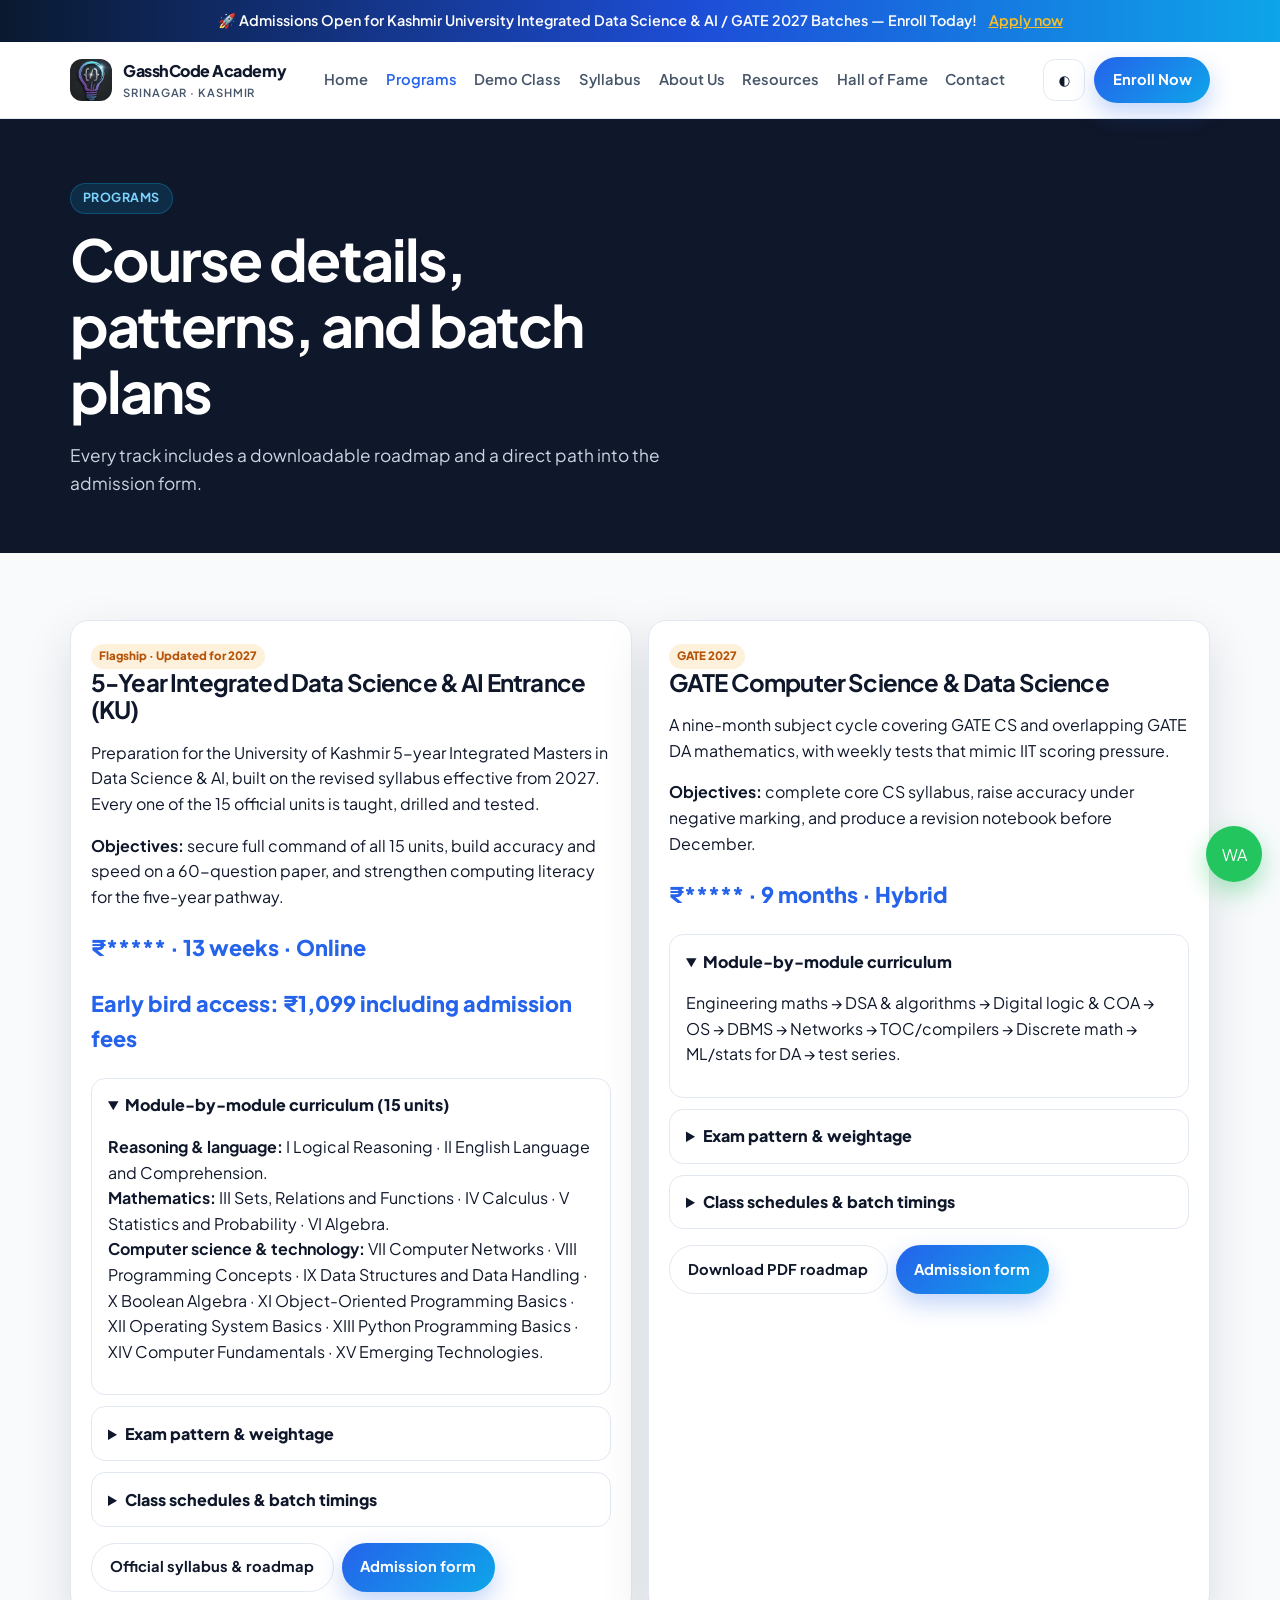
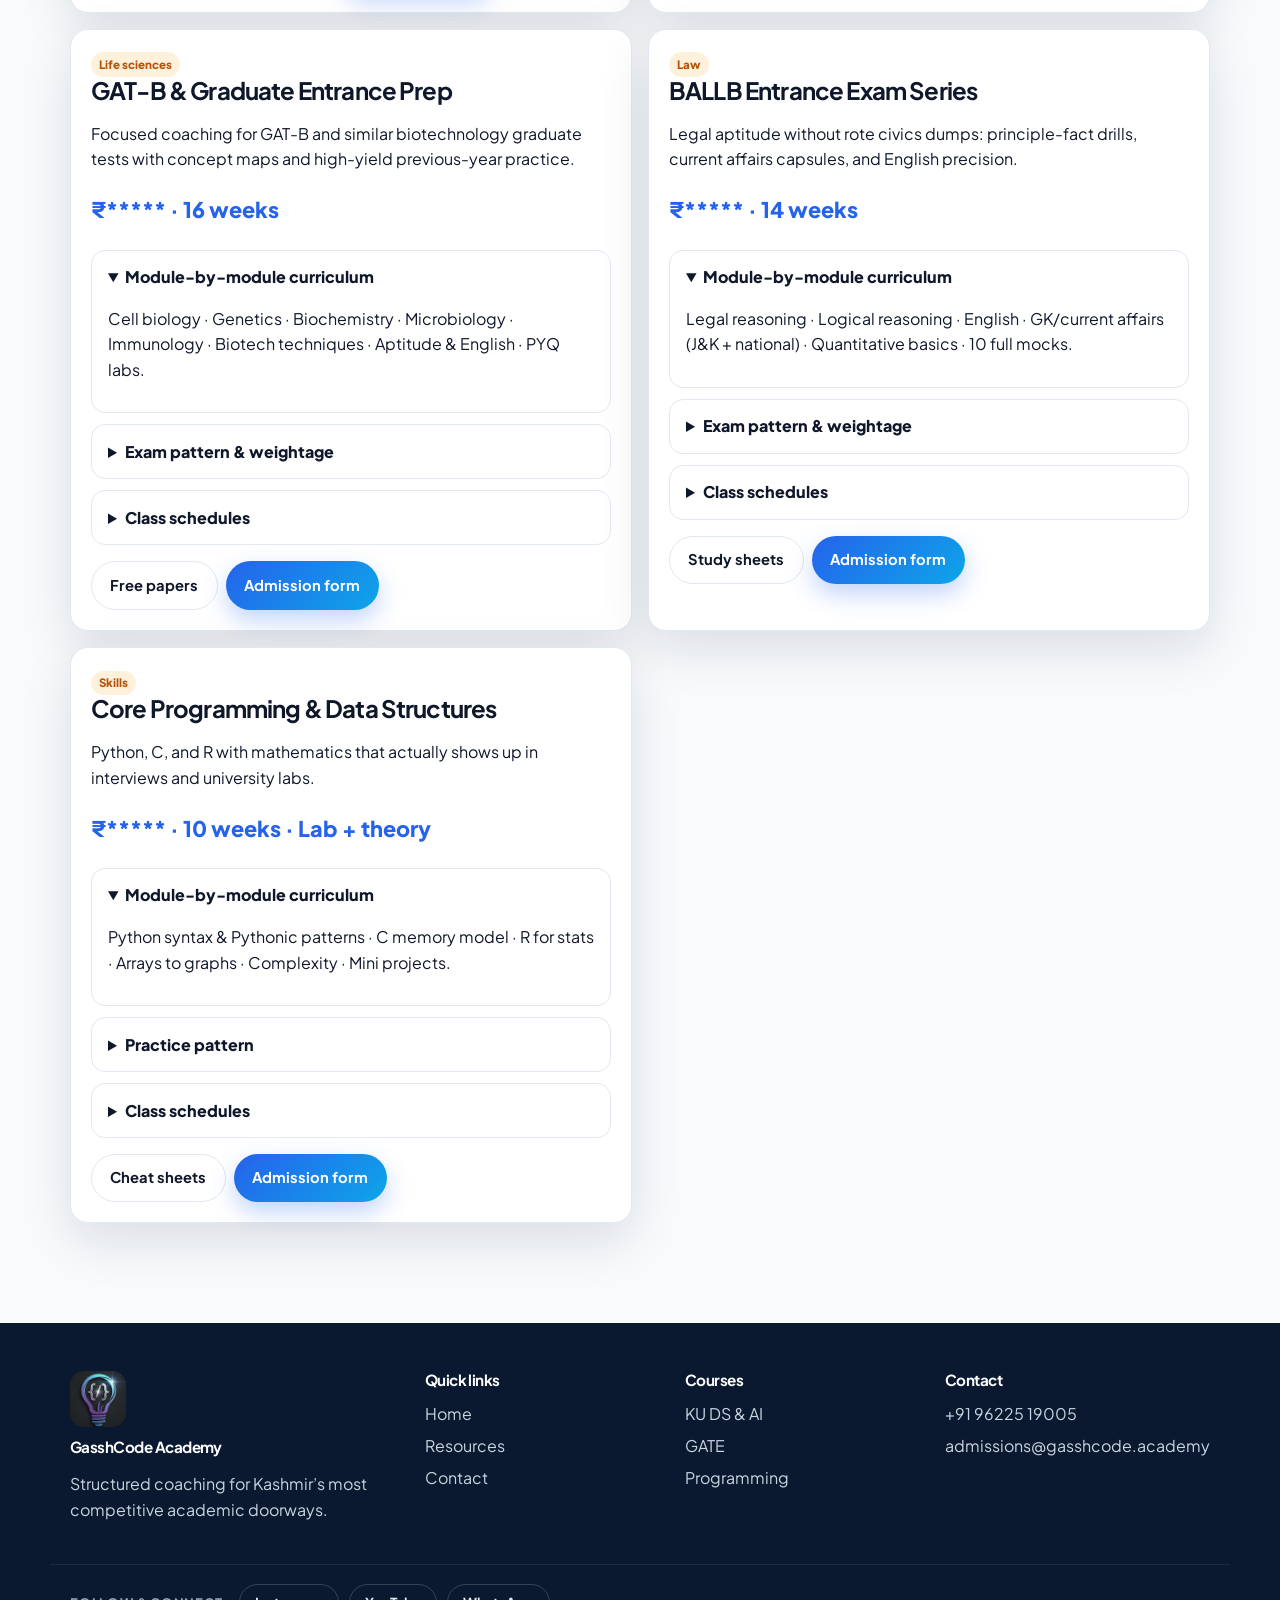
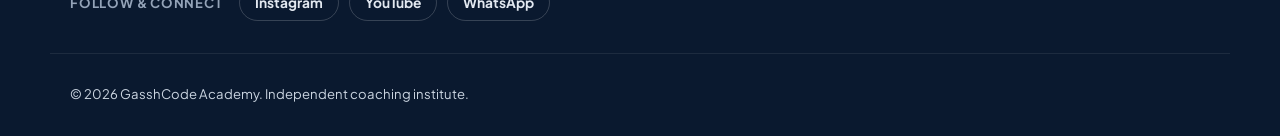
<file: courses.html>
<!DOCTYPE html>
<html lang="en">

<head>
  <meta charset="UTF-8">
  <meta name="viewport" content="width=device-width, initial-scale=1.0">
  <title>Programs &amp; Course Details | GasshCode Academy</title>
  <meta name="description"
    content="Detailed curricula, exam patterns, batch timings, and fees for KU Data Science & AI, GATE, GAT-B, BALLB, and programming at GasshCode Academy.">
  <meta property="og:title" content="GasshCode Academy Programs">
  <meta property="og:description"
    content="Module-by-module course details, exam weightage, and admission forms for Kashmir’s entrance coaching programs.">
  <meta name="theme-color" content="#0F172A">
  <link rel="icon" href="assets/favicon.ico" sizes="any">
  <link rel="icon" href="assets/favicon.png" type="image/png">
  <link rel="apple-touch-icon" href="assets/apple-touch-icon.png">
  <link rel="preconnect" href="https://fonts.googleapis.com">
  <link rel="preconnect" href="https://fonts.gstatic.com" crossorigin>
  <link href="https://fonts.googleapis.com/css2?family=Plus+Jakarta+Sans:wght@400;500;600;700;800&display=swap"
    rel="stylesheet">
  <link rel="stylesheet" href="css/styles.css">
</head>

<body>
  <a class="skip-link" href="#main">Skip to content</a>
  <div class="announce" role="status">🚀 Admissions Open for Kashmir University Integrated Data Science &amp; AI / GATE
    2027 Batches — Enroll Today! <a href="contact.html">Apply now</a></div>
  <header class="header">
    <div class="nav-wrap">
      <a class="brand" href="index.html" aria-label="GasshCode Academy home">
        <img src="assets/logo.png" alt="GasshCode Academy logo — light through logic" width="42" height="42">
        <div>GasshCode Academy<span>Srinagar · Kashmir</span></div>
      </a>
      <nav class="nav" aria-label="Primary">
        <a href="index.html">Home</a>
        <a class="active" href="courses.html">Programs</a>
        <a href="demo.html">Demo Class</a>
        <a href="index.html#syllabus">Syllabus</a>
        <a href="about.html">About Us</a>
        <a href="resources.html">Resources</a>
        <a href="hall-of-fame.html">Hall of Fame</a>
        <a href="contact.html">Contact</a>
      </nav>
      <div class="nav-cta">
        <button class="icon-btn" id="theme-toggle" type="button" aria-label="Toggle dark theme">◐</button>
        <a class="btn btn-secondary" href="resources.html#mock">Free Mock Test</a>
        <a class="btn btn-primary" href="contact.html">Enroll Now</a>
        <button class="icon-btn menu-toggle" id="menu-toggle" type="button" aria-label="Open menu"
          aria-expanded="false">☰</button>
      </div>
    </div>
  </header>

  <main id="main">
    <section class="page-hero">
      <div class="container">
        <p class="eyebrow">Programs</p>
        <h1>Course details, patterns, and batch plans</h1>
        <p class="lead">Every track includes a downloadable roadmap and a direct path into the admission form.</p>
      </div>
    </section>

    <section class="section">
      <div class="container grid-2">
        <article class="card" id="ku-dsai">
          <span class="badge">Flagship · Updated for 2027</span>
          <h2>5-Year Integrated Data Science &amp; AI Entrance (KU)</h2>
          <p>Preparation for the University of Kashmir 5-year Integrated Masters in Data Science &amp; AI, built on the
            revised syllabus effective from 2027. Every one of the 15 official units is taught, drilled and tested.</p>
          <p><strong>Objectives:</strong> secure full command of all 15 units, build accuracy and speed on a 60-question
            paper, and strengthen computing literacy for the five-year pathway.</p>
          <p class="price">₹***** · 13 weeks · Online</p>
          <p class="price">Early bird access: ₹1,099 including admission fees</p>
          <div class="accordion">
            <details open>
              <summary>Module-by-module curriculum (15 units)</summary>
              <p><strong>Reasoning &amp; language:</strong> I Logical Reasoning · II English Language and
                Comprehension.<br>
                <strong>Mathematics:</strong> III Sets, Relations and Functions · IV Calculus · V Statistics and
                Probability · VI Algebra.<br>
                <strong>Computer science &amp; technology:</strong> VII Computer Networks · VIII Programming Concepts ·
                IX Data Structures and Data Handling · X Boolean Algebra · XI Object-Oriented Programming Basics · XII
                Operating System Basics · XIII Python Programming Basics · XIV Computer Fundamentals · XV Emerging
                Technologies.
              </p>
            </details>
            <details>
              <summary>Exam pattern &amp; weightage</summary>
              <p>60 multiple-choice questions of one mark each, with one correct or most appropriate answer. All 15
                units carry equal weightage of 4 marks, so no unit can be skipped. Pattern per the University of Kashmir
                syllabus effective from 2027.</p>
            </details>
            <details>
              <summary>Class schedules &amp; batch timings</summary>
              <p>Weekday evening: Mon–Fri 5:00–7:00 PM (Hazratbal). Weekend online: Sat–Sun 10:00 AM–1:00 PM. Extra mock
                Sundays twice a month.</p>
            </details>
          </div>
          <div class="card-actions">
            <a class="btn btn-secondary" href="resources/ku-dsai-syllabus.html" data-open-lead>Official syllabus &amp;
              roadmap</a>
            <a class="btn btn-primary" href="contact.html">Admission form</a>
          </div>
        </article>

        <article class="card" id="gate">
          <span class="badge">GATE 2027</span>
          <h2>GATE Computer Science &amp; Data Science</h2>
          <p>A nine-month subject cycle covering GATE CS and overlapping GATE DA mathematics, with weekly tests that
            mimic IIT scoring pressure.</p>
          <p><strong>Objectives:</strong> complete core CS syllabus, raise accuracy under negative marking, and produce
            a revision notebook before December.</p>
          <p class="price">₹***** · 9 months · Hybrid</p>
          <div class="accordion">
            <details open>
              <summary>Module-by-module curriculum</summary>
              <p>Engineering maths → DSA &amp; algorithms → Digital logic &amp; COA → OS → DBMS → Networks →
                TOC/compilers → Discrete math → ML/stats for DA → test series.</p>
            </details>
            <details>
              <summary>Exam pattern &amp; weightage</summary>
              <p>GA 15 · Engineering maths ~13 · Core CS remaining 72. Mix of MCQ, MSQ, and NAT. We train all three
                formats every week.</p>
            </details>
            <details>
              <summary>Class schedules &amp; batch timings</summary>
              <p>Tue/Thu/Sat 6:00–8:30 PM live. Recorded backups for 48 hours. Monthly 3-hour CBT mock at the centre or
                remotely.</p>
            </details>
          </div>
          <div class="card-actions">
            <a class="btn btn-secondary" href="resources/gate-syllabus.html" data-open-lead>Download PDF roadmap</a>
            <a class="btn btn-primary" href="contact.html">Admission form</a>
          </div>
        </article>

        <article class="card" id="gatb">
          <span class="badge">Life sciences</span>
          <h2>GAT-B &amp; Graduate Entrance Prep</h2>
          <p>Focused coaching for GAT-B and similar biotechnology graduate tests with concept maps and high-yield
            previous-year practice.</p>
          <p class="price">₹***** · 16 weeks</p>
          <div class="accordion">
            <details open>
              <summary>Module-by-module curriculum</summary>
              <p>Cell biology · Genetics · Biochemistry · Microbiology · Immunology · Biotech techniques · Aptitude
                &amp; English · PYQ labs.</p>
            </details>
            <details>
              <summary>Exam pattern &amp; weightage</summary>
              <p>Section A aptitude/English · Section B domain biology. Emphasis on experimental design questions and
                data interpretation.</p>
            </details>
            <details>
              <summary>Class schedules</summary>
              <p>Mon/Wed/Fri 4:30–6:30 PM. Online doubt clinic Thursday 8:00 PM.</p>
            </details>
          </div>
          <div class="card-actions">
            <a class="btn btn-secondary" href="resources.html">Free papers</a>
            <a class="btn btn-primary" href="contact.html">Admission form</a>
          </div>
        </article>

        <article class="card" id="ballb">
          <span class="badge">Law</span>
          <h2>BALLB Entrance Exam Series</h2>
          <p>Legal aptitude without rote civics dumps: principle-fact drills, current affairs capsules, and English
            precision.</p>
          <p class="price">₹***** · 14 weeks</p>
          <div class="accordion">
            <details open>
              <summary>Module-by-module curriculum</summary>
              <p>Legal reasoning · Logical reasoning · English · GK/current affairs (J&amp;K + national) · Quantitative
                basics · 10 full mocks.</p>
            </details>
            <details>
              <summary>Exam pattern &amp; weightage</summary>
              <p>Typically 100–150 MCQs across legal aptitude, GK, English, and logic. We rebuild papers whenever
                universities update notices.</p>
            </details>
            <details>
              <summary>Class schedules</summary>
              <p>Evening batch 5:30–7:30 PM, five days a week. Sunday editorial + mock.</p>
            </details>
          </div>
          <div class="card-actions">
            <a class="btn btn-secondary" href="resources.html">Study sheets</a>
            <a class="btn btn-primary" href="contact.html">Admission form</a>
          </div>
        </article>

        <article class="card" id="programming">
          <span class="badge">Skills</span>
          <h2>Core Programming &amp; Data Structures</h2>
          <p>Python, C, and R with mathematics that actually shows up in interviews and university labs.</p>
          <p class="price">₹***** · 10 weeks · Lab + theory</p>
          <div class="accordion">
            <details open>
              <summary>Module-by-module curriculum</summary>
              <p>Python syntax &amp; Pythonic patterns · C memory model · R for stats · Arrays to graphs · Complexity ·
                Mini projects.</p>
            </details>
            <details>
              <summary>Practice pattern</summary>
              <p>Daily 4–6 problems, weekend contest, code review with a mentor. No copy-paste labs.</p>
            </details>
            <details>
              <summary>Class schedules</summary>
              <p>Lab: Sat 2:00–5:00 PM. Theory: Tue/Thu 6:00–7:30 PM (hybrid).</p>
            </details>
          </div>
          <div class="card-actions">
            <a class="btn btn-secondary" href="resources/programming-cheatsheet.html">Cheat sheets</a>
            <a class="btn btn-primary" href="contact.html">Admission form</a>
          </div>
        </article>
      </div>
    </section>
  </main>

  <footer class="footer">
    <div class="container footer-grid">
      <div>
        <img class="footer-logo" src="assets/logo.png" alt="GasshCode Academy logo" width="56" height="56">
        <h3>GasshCode Academy</h3>
        <p>Structured coaching for Kashmir’s most competitive academic doorways.</p>
      </div>
      <div>
        <h3>Quick links</h3>
        <ul>
          <li><a href="index.html">Home</a></li>
          <li><a href="resources.html">Resources</a></li>
          <li><a href="contact.html">Contact</a></li>
        </ul>
      </div>
      <div>
        <h3>Courses</h3>
        <ul>
          <li><a href="#ku-dsai">KU DS &amp; AI</a></li>
          <li><a href="#gate">GATE</a></li>
          <li><a href="#programming">Programming</a></li>
        </ul>
      </div>
      <div>
        <h3>Contact</h3>
        <ul>
          <li>+91 96225 19005</li>
          <li>admissions@gasshcode.academy</li>
        </ul>
      </div>
    </div>
    <div class="container social-row" aria-label="GasshCode Academy on social media">
      <span class="social-label">Follow &amp; connect</span>
      <a class="social-link" href="https://www.instagram.com/gaashcode_academy" target="_blank"
        rel="noopener noreferrer">Instagram</a>
      <a class="social-link" href="https://www.youtube.com/@GASSHCODE" target="_blank"
        rel="noopener noreferrer">YouTube</a>
      <a class="social-link"
        href="https://wa.me/919622519005?text=Hi%20GasshCode%20Academy%2C%20I%20want%20to%20enquire%20about%20admissions"
        target="_blank" rel="noopener noreferrer">WhatsApp</a>
    </div>
    <div class="container legal">
      <p>© <span id="year"></span> GasshCode Academy. Independent coaching institute.</p>
    </div>
  </footer>
  <a class="wa-float"
    href="https://wa.me/919622519005?text=Hi%20GasshCode%20Academy%2C%20I%20want%20to%20enquire%20about%20admissions"
    target="_blank" rel="noopener noreferrer" aria-label="Chat on WhatsApp">WA</a>
  <div class="drawer" id="mobile-drawer" aria-hidden="true">
    <div class="drawer-panel">
      <button class="icon-btn" id="drawer-close" type="button" aria-label="Close menu">✕</button>
      <a href="index.html">Home</a>
      <a href="courses.html">Programs</a>
      <a href="demo.html">Demo Class</a>
      <a href="about.html">About Us</a>
      <a href="resources.html">Resources</a>
      <a href="hall-of-fame.html">Hall of Fame</a>
      <a href="contact.html">Contact</a>
    </div>
  </div>
  <div class="modal" id="lead-modal" aria-hidden="true">
    <div class="modal-card">
      <button class="close" id="modal-close" type="button" aria-label="Close">×</button>
      <h2>Get Free KU Data Science &amp; AI Entrance Study Guide</h2>
      <form class="form" id="lead-form" data-validate-form>
        <div>
          <label for="lead-name">Name</label>
          <input id="lead-name" data-validate="text">
          <div class="error" data-error-for="lead-name"></div>
        </div>
        <div>
          <label for="lead-email">Email</label>
          <input id="lead-email" data-validate="email">
          <div class="error" data-error-for="lead-email"></div>
        </div>
        <div>
          <label for="lead-phone">WhatsApp</label>
          <input id="lead-phone" data-validate="phone">
          <div class="error" data-error-for="lead-phone"></div>
        </div>
        <button class="btn btn-primary" type="submit">Unlock guide</button>
        <p class="success-msg">Thanks — your guide is ready.</p>
      </form>
    </div>
  </div>
  <script src="js/main.js"></script>
</body>

</html>
</file>
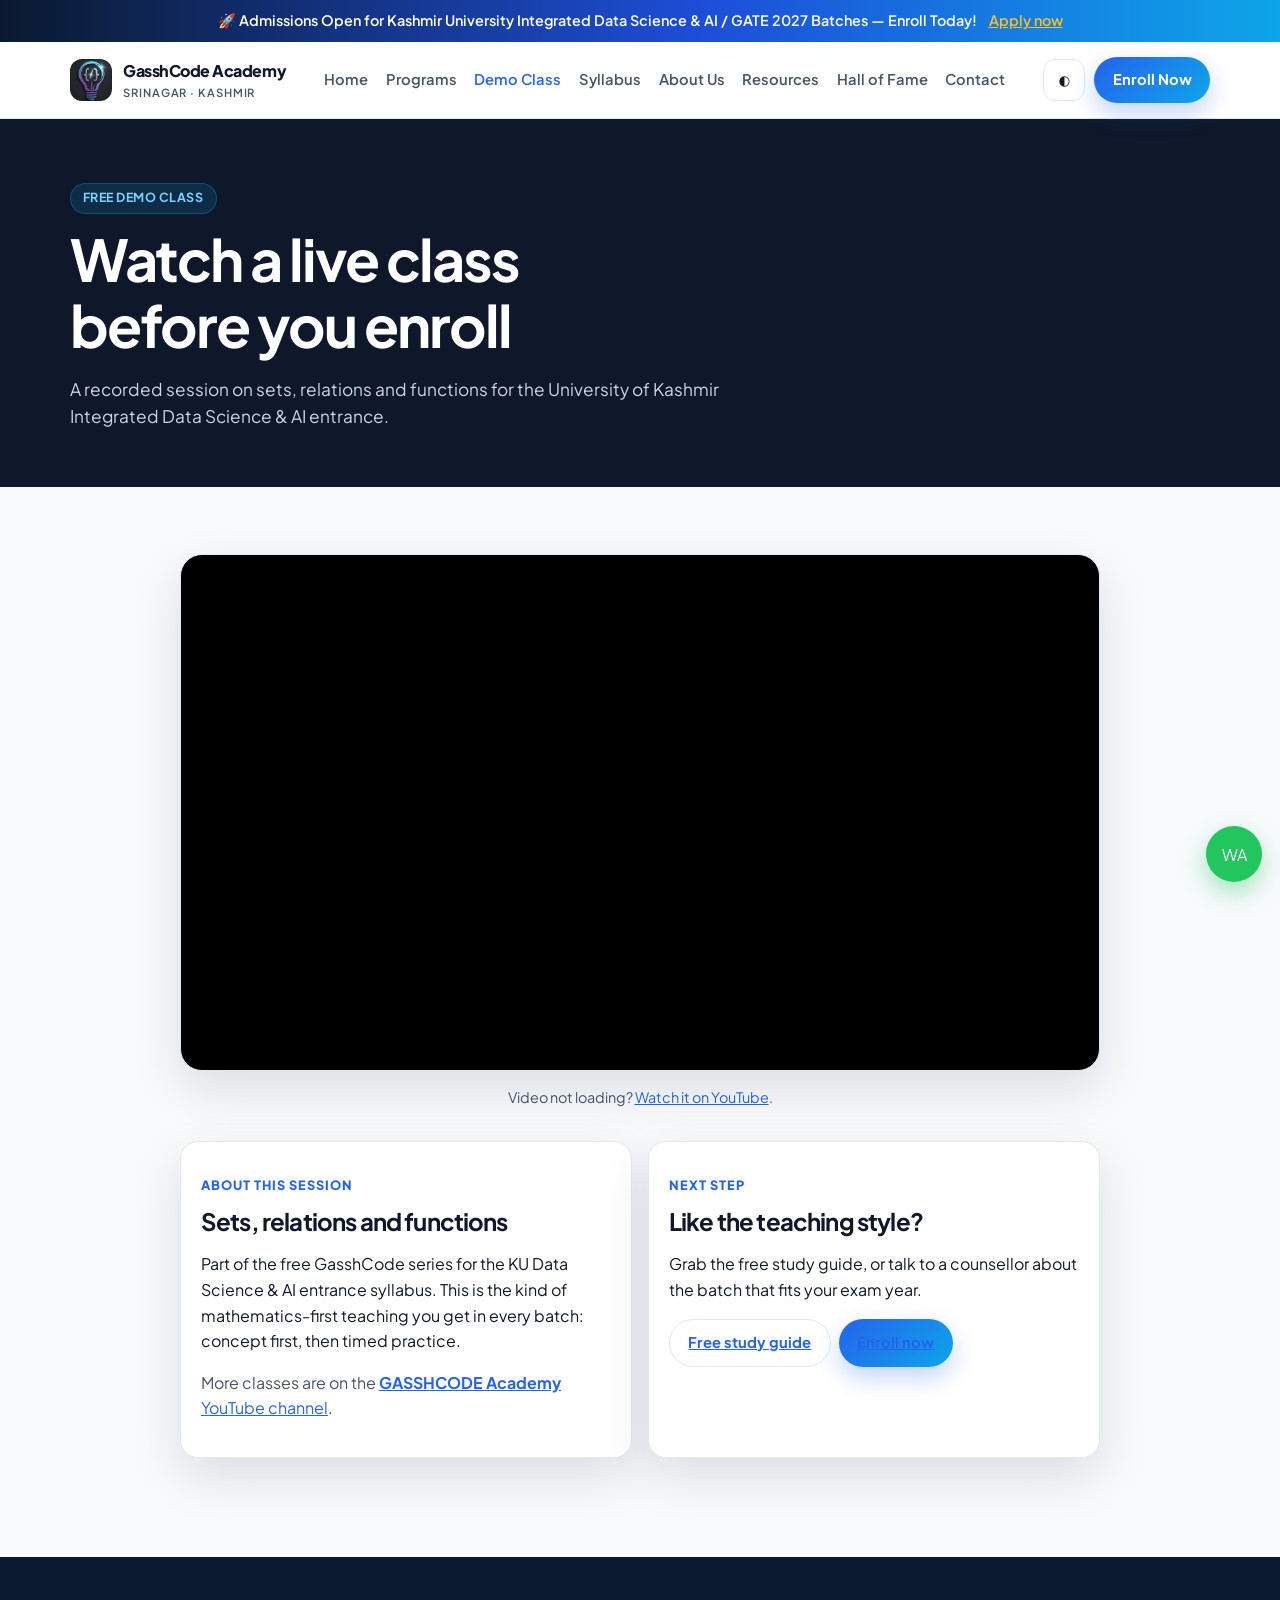
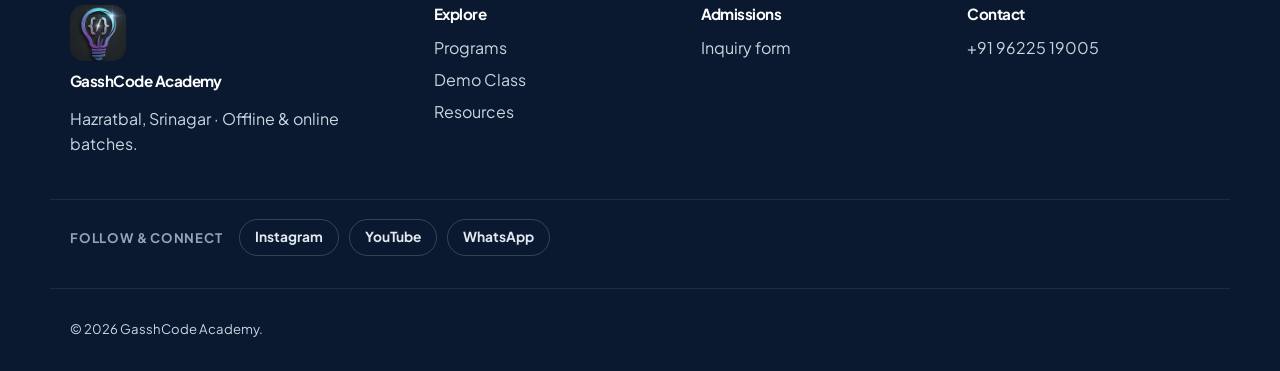
<file: demo.html>
<!DOCTYPE html>
<html lang="en">
<head>
  <meta charset="UTF-8">
  <meta name="viewport" content="width=device-width, initial-scale=1.0">
  <title>Demo Class | GasshCode Academy</title>
  <meta name="description" content="Watch a free demo class from GasshCode Academy: sets, relations and functions for the University of Kashmir Data Science &amp; AI entrance.">
  <meta property="og:title" content="GasshCode Free Demo Class">
  <meta property="og:description" content="Sets, relations and functions: a free class for the KU Data Science &amp; AI entrance.">
  <meta name="theme-color" content="#0F172A">
  <link rel="icon" href="assets/favicon.ico" sizes="any">
  <link rel="icon" href="assets/favicon.png" type="image/png">
  <link rel="apple-touch-icon" href="assets/apple-touch-icon.png">
  <link rel="preconnect" href="https://fonts.googleapis.com">
  <link rel="preconnect" href="https://fonts.gstatic.com" crossorigin>
  <link href="https://fonts.googleapis.com/css2?family=Plus+Jakarta+Sans:wght@400;500;600;700;800&display=swap" rel="stylesheet">
  <link rel="stylesheet" href="css/styles.css">
  <link rel="stylesheet" href="css/demo.css">
</head>
<body>
  <a class="skip-link" href="#main">Skip to content</a>
  <div class="announce" role="status">🚀 Admissions Open for Kashmir University Integrated Data Science &amp; AI / GATE 2027 Batches — Enroll Today! <a href="contact.html">Apply now</a></div>
  <header class="header">
    <div class="nav-wrap">
      <a class="brand" href="index.html" aria-label="GasshCode Academy home">
        <img src="assets/logo.png" alt="GasshCode Academy logo — light through logic" width="42" height="42">
        <div>GasshCode Academy<span>Srinagar · Kashmir</span></div>
      </a>
      <nav class="nav" aria-label="Primary">
        <a href="index.html">Home</a>
        <a href="courses.html">Programs</a>
        <a class="active" href="demo.html" aria-current="page">Demo Class</a>
        <a href="index.html#syllabus">Syllabus</a>
        <a href="about.html">About Us</a>
        <a href="resources.html">Resources</a>
        <a href="hall-of-fame.html">Hall of Fame</a>
        <a href="contact.html">Contact</a>
      </nav>
      <div class="nav-cta">
        <button class="icon-btn" id="theme-toggle" type="button" aria-label="Toggle dark theme">◐</button>
        <a class="btn btn-secondary" href="resources.html#mock">Free Mock Test</a>
        <a class="btn btn-primary" href="contact.html">Enroll Now</a>
        <button class="icon-btn menu-toggle" id="menu-toggle" type="button" aria-label="Open menu" aria-expanded="false">☰</button>
      </div>
    </div>
  </header>

  <main id="main">
    <section class="page-hero">
      <div class="container">
        <p class="eyebrow">Free demo class</p>
        <h1>Watch a live class before you enroll</h1>
        <p class="lead">A recorded session on sets, relations and functions for the University of Kashmir Integrated Data Science &amp; AI entrance.</p>
      </div>
    </section>

    <section class="section">
      <div class="container demo-wrap">
        <div class="demo-player">
          <iframe
            src="https://www.youtube-nocookie.com/embed/zGjK6Fe2YcE?rel=0"
            title="Sets, relation and function - Data Science and AI, University of Kashmir entrance syllabus"
            loading="lazy"
            allow="accelerometer; autoplay; clipboard-write; encrypted-media; gyroscope; picture-in-picture; web-share"
            referrerpolicy="strict-origin-when-cross-origin"
            allowfullscreen></iframe>
        </div>
        <p class="muted demo-fallback">Video not loading? <a href="https://www.youtube.com/watch?v=zGjK6Fe2YcE" target="_blank" rel="noopener noreferrer">Watch it on YouTube</a>.</p>

        <div class="grid-2 demo-info">
          <article class="card">
            <p class="kicker">About this session</p>
            <h2>Sets, relations and functions</h2>
            <p>Part of the free GasshCode series for the KU Data Science &amp; AI entrance syllabus. This is the kind of mathematics-first teaching you get in every batch: concept first, then timed practice.</p>
            <p class="muted">More classes are on the <a href="https://www.youtube.com/@GASSHCODE" target="_blank" rel="noopener noreferrer"><strong>GASSHCODE Academy</strong> YouTube channel</a>.</p>
          </article>
          <article class="card">
            <p class="kicker">Next step</p>
            <h2>Like the teaching style?</h2>
            <p>Grab the free study guide, or talk to a counsellor about the batch that fits your exam year.</p>
            <div class="card-actions">
              <a class="btn btn-secondary" href="resources/ku-dsai-syllabus.html" data-open-lead>Free study guide</a>
              <a class="btn btn-primary" href="contact.html">Enroll now</a>
            </div>
          </article>
        </div>
      </div>
    </section>
  </main>

  <footer class="footer">
    <div class="container footer-grid">
      <div><img class="footer-logo" src="assets/logo.png" alt="GasshCode Academy logo" width="56" height="56"><h3>GasshCode Academy</h3><p>Hazratbal, Srinagar · Offline &amp; online batches.</p></div>
      <div><h3>Explore</h3><ul><li><a href="courses.html">Programs</a></li><li><a href="demo.html">Demo Class</a></li><li><a href="resources.html">Resources</a></li></ul></div>
      <div><h3>Admissions</h3><ul><li><a href="contact.html">Inquiry form</a></li></ul></div>
      <div><h3>Contact</h3><ul><li>+91 96225 19005</li></ul></div>
    </div>
    <div class="container social-row" aria-label="GasshCode Academy on social media">
      <span class="social-label">Follow &amp; connect</span>
      <a class="social-link" href="https://www.instagram.com/gaashcode_academy" target="_blank" rel="noopener noreferrer">Instagram</a>
      <a class="social-link" href="https://www.youtube.com/@GASSHCODE" target="_blank" rel="noopener noreferrer">YouTube</a>
      <a class="social-link" href="https://wa.me/919622519005?text=Hi%20GasshCode%20Academy%2C%20I%20want%20to%20enquire%20about%20admissions" target="_blank" rel="noopener noreferrer">WhatsApp</a>
    </div>
    <div class="container legal"><p>© <span id="year"></span> GasshCode Academy.</p></div>
  </footer>
  <a class="wa-float" href="https://wa.me/919622519005?text=Hi%20GasshCode%20Academy%2C%20I%20want%20to%20enquire%20about%20admissions" target="_blank" rel="noopener noreferrer" aria-label="Chat on WhatsApp">WA</a>
  <div class="drawer" id="mobile-drawer" aria-hidden="true">
    <div class="drawer-panel">
      <button class="icon-btn" id="drawer-close" type="button" aria-label="Close menu">✕</button>
      <a href="index.html">Home</a>
      <a href="courses.html">Programs</a>
      <a href="demo.html">Demo Class</a>
      <a href="about.html">About Us</a>
      <a href="resources.html">Resources</a>
      <a href="hall-of-fame.html">Hall of Fame</a>
      <a href="contact.html">Contact</a>
    </div>
  </div>
  <div class="modal" id="lead-modal" aria-hidden="true">
    <div class="modal-card">
      <button class="close" id="modal-close" type="button" aria-label="Close">×</button>
      <h2>Get Free KU Data Science &amp; AI Entrance Study Guide</h2>
      <form class="form" id="lead-form" data-validate-form>
        <div><label for="lead-name">Name</label><input id="lead-name" data-validate="text"><div class="error" data-error-for="lead-name"></div></div>
        <div><label for="lead-email">Email</label><input id="lead-email" data-validate="email"><div class="error" data-error-for="lead-email"></div></div>
        <div><label for="lead-phone">WhatsApp</label><input id="lead-phone" data-validate="phone"><div class="error" data-error-for="lead-phone"></div></div>
        <button class="btn btn-primary" type="submit">Unlock guide</button>
        <p class="success-msg">Thanks — your guide is ready.</p>
      </form>
    </div>
  </div>
  <script src="js/main.js"></script>
</body>
</html>
</file>
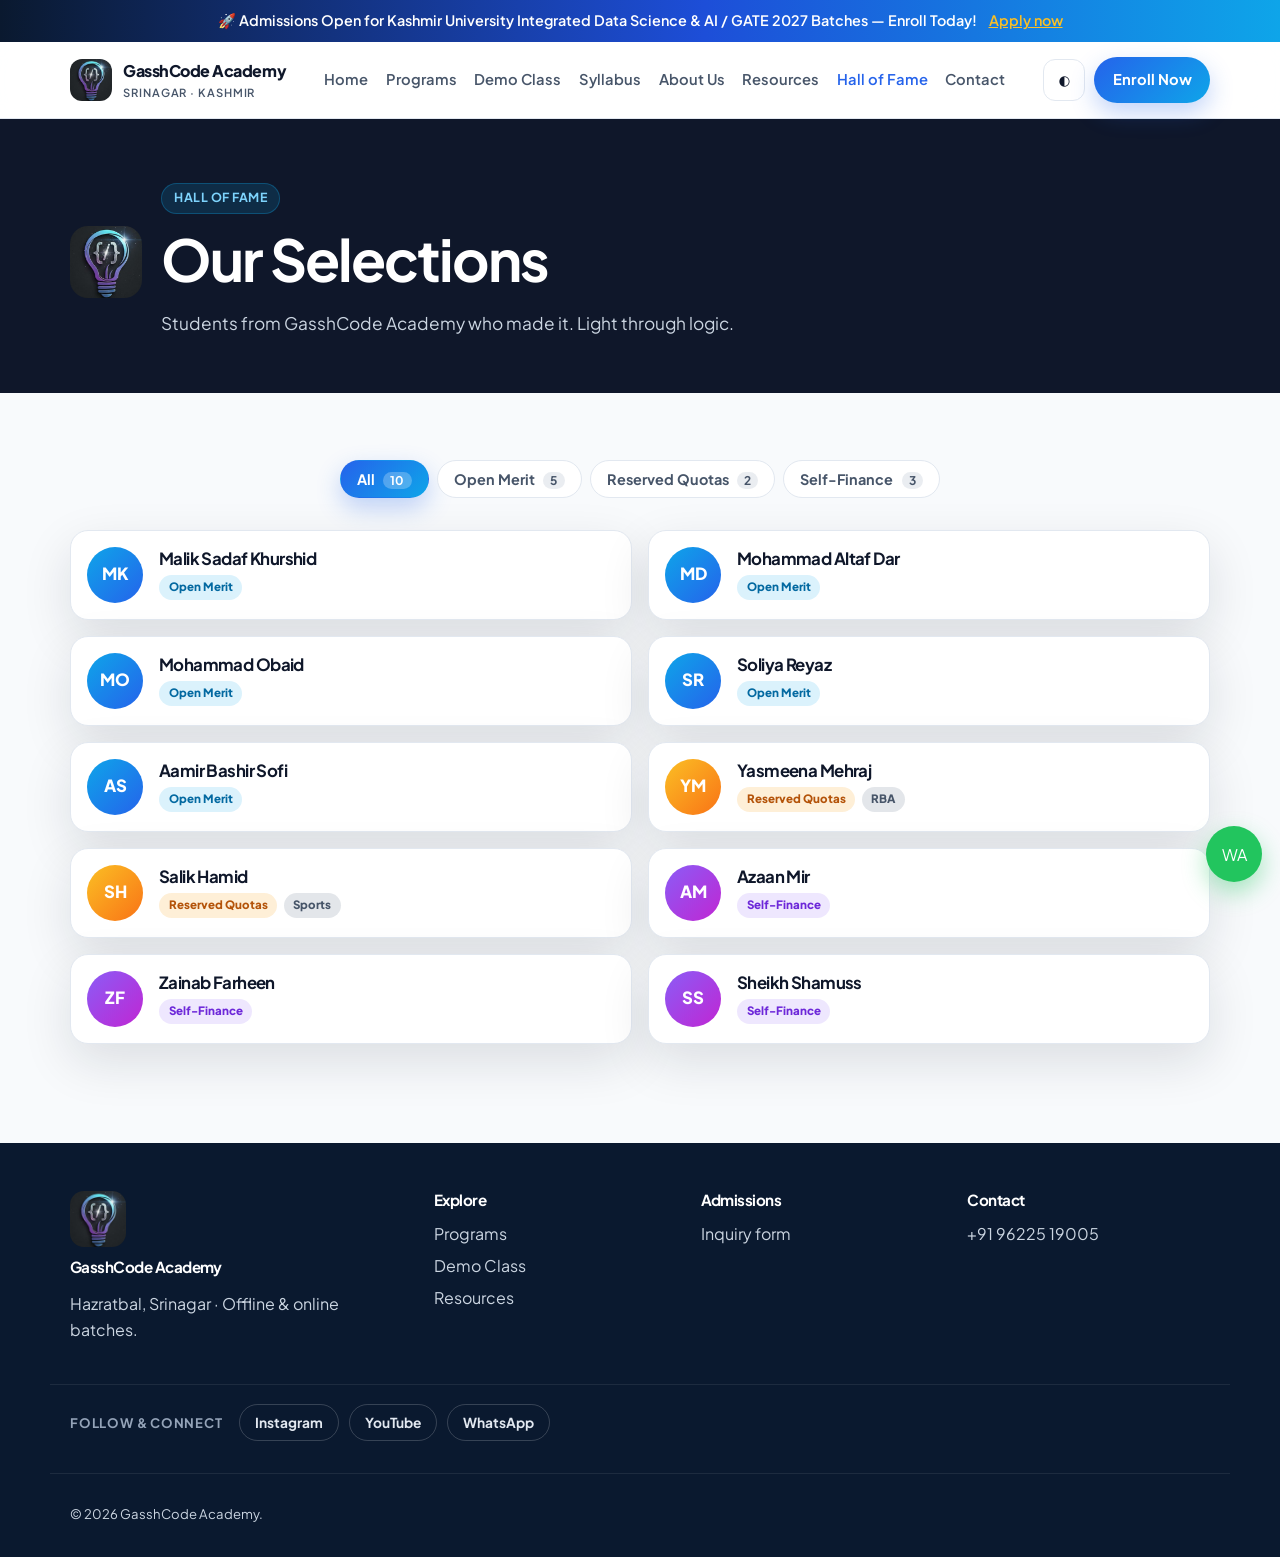
<file: hall-of-fame.html>
<!DOCTYPE html>
<html lang="en">

<head>
  <meta charset="UTF-8">
  <meta name="viewport" content="width=device-width, initial-scale=1.0">
  <title>Hall of Fame | GasshCode Academy</title>
  <meta name="description" content="Hall of Fame: students selected after preparing at GasshCode Academy, Srinagar.">
  <meta property="og:title" content="GasshCode Hall of Fame">
  <meta property="og:description" content="Selections from GasshCode Academy, Srinagar.">
  <meta name="theme-color" content="#0F172A">
  <link rel="icon" href="assets/favicon.ico" sizes="any">
  <link rel="icon" href="assets/favicon.png" type="image/png">
  <link rel="apple-touch-icon" href="assets/apple-touch-icon.png">
  <link rel="preconnect" href="https://fonts.googleapis.com">
  <link rel="preconnect" href="https://fonts.gstatic.com" crossorigin>
  <link href="https://fonts.googleapis.com/css2?family=Plus+Jakarta+Sans:wght@400;500;600;700;800&display=swap"
    rel="stylesheet">
  <link rel="stylesheet" href="css/styles.css">
  <link rel="stylesheet" href="css/hall-of-fame.css">
</head>

<body>
  <a class="skip-link" href="#main">Skip to content</a>
  <div class="announce" role="status">🚀 Admissions Open for Kashmir University Integrated Data Science &amp; AI / GATE
    2027 Batches — Enroll Today! <a href="contact.html">Apply now</a></div>
  <header class="header">
    <div class="nav-wrap">
      <a class="brand" href="index.html" aria-label="GasshCode Academy home">
        <img src="assets/logo.png" alt="GasshCode Academy logo — light through logic" width="42" height="42">
        <div>GasshCode Academy<span>Srinagar · Kashmir</span></div>
      </a>
      <nav class="nav" aria-label="Primary">
        <a href="index.html">Home</a>
        <a href="courses.html">Programs</a>
        <a href="demo.html">Demo Class</a>
        <a href="index.html#syllabus">Syllabus</a>
        <a href="about.html">About Us</a>
        <a href="resources.html">Resources</a>
        <a class="active" href="hall-of-fame.html" aria-current="page">Hall of Fame</a>
        <a href="contact.html">Contact</a>
      </nav>
      <div class="nav-cta">
        <button class="icon-btn" id="theme-toggle" type="button" aria-label="Toggle dark theme">◐</button>
        <a class="btn btn-secondary" href="resources.html#mock">Free Mock Test</a>
        <a class="btn btn-primary" href="contact.html">Enroll Now</a>
        <button class="icon-btn menu-toggle" id="menu-toggle" type="button" aria-label="Open menu"
          aria-expanded="false">☰</button>
      </div>
    </div>
  </header>

  <main id="main">
    <section class="page-hero">
      <div class="container hof-hero">
        <img src="assets/logo.png" alt="GasshCode Academy logo" width="72" height="72">
        <div>
          <p class="eyebrow">Hall of Fame</p>
          <h1>Our Selections</h1>
          <p class="lead">Students from GasshCode Academy who made it. Light through logic.</p>
        </div>
      </div>
    </section>

    <section class="section">
      <div class="container">
        <div class="hof-filters" role="group" aria-label="Filter selections by category">
          <button type="button" class="hof-filter is-active" data-filter="all" aria-pressed="true">All <span
              class="hof-count">10</span></button>
          <button type="button" class="hof-filter" data-filter="open" aria-pressed="false">Open Merit <span
              class="hof-count">5</span></button>
          <button type="button" class="hof-filter" data-filter="reserved" aria-pressed="false">Reserved Quotas <span
              class="hof-count">2</span></button>
          <button type="button" class="hof-filter" data-filter="self" aria-pressed="false">Self-Finance <span
              class="hof-count">3</span></button>
        </div>
        <ul class="hof-grid" id="hof-grid" aria-live="polite">
          <li class="hof-card" data-category="open">
            <div class="hof-avatar hof-open" aria-hidden="true">MK</div>
            <div class="hof-info">
              <h3>Malik Sadaf Khurshid</h3>
              <p><span class="hof-badge hof-badge-open">Open Merit</span></p>
            </div>
          </li>
          <li class="hof-card" data-category="open">
            <div class="hof-avatar hof-open" aria-hidden="true">MD</div>
            <div class="hof-info">
              <h3>Mohammad Altaf Dar</h3>
              <p><span class="hof-badge hof-badge-open">Open Merit</span></p>
            </div>
          </li>
          <li class="hof-card" data-category="open">
            <div class="hof-avatar hof-open" aria-hidden="true">MO</div>
            <div class="hof-info">
              <h3>Mohammad Obaid</h3>
              <p><span class="hof-badge hof-badge-open">Open Merit</span></p>
            </div>
          </li>
          <li class="hof-card" data-category="open">
            <div class="hof-avatar hof-open" aria-hidden="true">SR</div>
            <div class="hof-info">
              <h3>Soliya Reyaz</h3>
              <p><span class="hof-badge hof-badge-open">Open Merit</span></p>
            </div>
          </li>
          <li class="hof-card" data-category="open">
            <div class="hof-avatar hof-open" aria-hidden="true">AS</div>
            <div class="hof-info">
              <h3>Aamir Bashir Sofi</h3>
              <p><span class="hof-badge hof-badge-open">Open Merit</span></p>
            </div>
          </li>
          <li class="hof-card" data-category="reserved">
            <div class="hof-avatar hof-reserved" aria-hidden="true">YM</div>
            <div class="hof-info">
              <h3>Yasmeena Mehraj</h3>
              <p><span class="hof-badge hof-badge-reserved">Reserved Quotas</span><span
                  class="hof-badge hof-badge-quota">RBA</span></p>
            </div>
          </li>
          <li class="hof-card" data-category="reserved">
            <div class="hof-avatar hof-reserved" aria-hidden="true">SH</div>
            <div class="hof-info">
              <h3>Salik Hamid</h3>
              <p><span class="hof-badge hof-badge-reserved">Reserved Quotas</span><span
                  class="hof-badge hof-badge-quota">Sports</span></p>
            </div>
          </li>
          <li class="hof-card" data-category="self">
            <div class="hof-avatar hof-self" aria-hidden="true">AM</div>
            <div class="hof-info">
              <h3>Azaan Mir</h3>
              <p><span class="hof-badge hof-badge-self">Self-Finance</span></p>
            </div>
          </li>
          <li class="hof-card" data-category="self">
            <div class="hof-avatar hof-self" aria-hidden="true">ZF</div>
            <div class="hof-info">
              <h3>Zainab Farheen</h3>
              <p><span class="hof-badge hof-badge-self">Self-Finance</span></p>
            </div>
          </li>
          <li class="hof-card" data-category="self">
            <div class="hof-avatar hof-self" aria-hidden="true">SS</div>
            <div class="hof-info">
              <h3>Sheikh Shamuss</h3>
              <p><span class="hof-badge hof-badge-self">Self-Finance</span></p>
            </div>
          </li>
        </ul>
      </div>
    </section>
  </main>

  <footer class="footer">
    <div class="container footer-grid">
      <div><img class="footer-logo" src="assets/logo.png" alt="GasshCode Academy logo" width="56" height="56">
        <h3>GasshCode Academy</h3>
        <p>Hazratbal, Srinagar · Offline &amp; online batches.</p>
      </div>
      <div>
        <h3>Explore</h3>
        <ul>
          <li><a href="courses.html">Programs</a></li>
          <li><a href="demo.html">Demo Class</a></li>
          <li><a href="resources.html">Resources</a></li>
        </ul>
      </div>
      <div>
        <h3>Admissions</h3>
        <ul>
          <li><a href="contact.html">Inquiry form</a></li>
        </ul>
      </div>
      <div>
        <h3>Contact</h3>
        <ul>
          <li>+91 96225 19005</li>
        </ul>
      </div>
    </div>
    <div class="container social-row" aria-label="GasshCode Academy on social media">
      <span class="social-label">Follow &amp; connect</span>
      <a class="social-link" href="https://www.instagram.com/gaashcode_academy" target="_blank"
        rel="noopener noreferrer">Instagram</a>
      <a class="social-link" href="https://www.youtube.com/@GASSHCODE" target="_blank"
        rel="noopener noreferrer">YouTube</a>
      <a class="social-link"
        href="https://wa.me/919622519005?text=Hi%20GasshCode%20Academy%2C%20I%20want%20to%20enquire%20about%20admissions"
        target="_blank" rel="noopener noreferrer">WhatsApp</a>
    </div>
    <div class="container legal">
      <p>© <span id="year"></span> GasshCode Academy.</p>
    </div>
  </footer>
  <a class="wa-float"
    href="https://wa.me/919622519005?text=Hi%20GasshCode%20Academy%2C%20I%20want%20to%20enquire%20about%20admissions"
    target="_blank" rel="noopener noreferrer" aria-label="Chat on WhatsApp">WA</a>
  <div class="drawer" id="mobile-drawer" aria-hidden="true">
    <div class="drawer-panel">
      <button class="icon-btn" id="drawer-close" type="button" aria-label="Close menu">✕</button>
      <a href="index.html">Home</a>
      <a href="courses.html">Programs</a>
      <a href="demo.html">Demo Class</a>
      <a href="about.html">About Us</a>
      <a href="resources.html">Resources</a>
      <a href="hall-of-fame.html">Hall of Fame</a>
      <a href="contact.html">Contact</a>
    </div>
  </div>
  <div class="modal" id="lead-modal" aria-hidden="true">
    <div class="modal-card">
      <button class="close" id="modal-close" type="button" aria-label="Close">×</button>
      <h2>Get Free KU Data Science &amp; AI Entrance Study Guide</h2>
      <form class="form" id="lead-form" data-validate-form>
        <div><label for="lead-name">Name</label><input id="lead-name" data-validate="text">
          <div class="error" data-error-for="lead-name"></div>
        </div>
        <div><label for="lead-email">Email</label><input id="lead-email" data-validate="email">
          <div class="error" data-error-for="lead-email"></div>
        </div>
        <div><label for="lead-phone">WhatsApp</label><input id="lead-phone" data-validate="phone">
          <div class="error" data-error-for="lead-phone"></div>
        </div>
        <button class="btn btn-primary" type="submit">Unlock guide</button>
        <p class="success-msg">Thanks — your guide is ready.</p>
      </form>
    </div>
  </div>
  <script src="js/main.js"></script>
  <script src="js/hall-of-fame.js"></script>
</body>

</html>
</file>
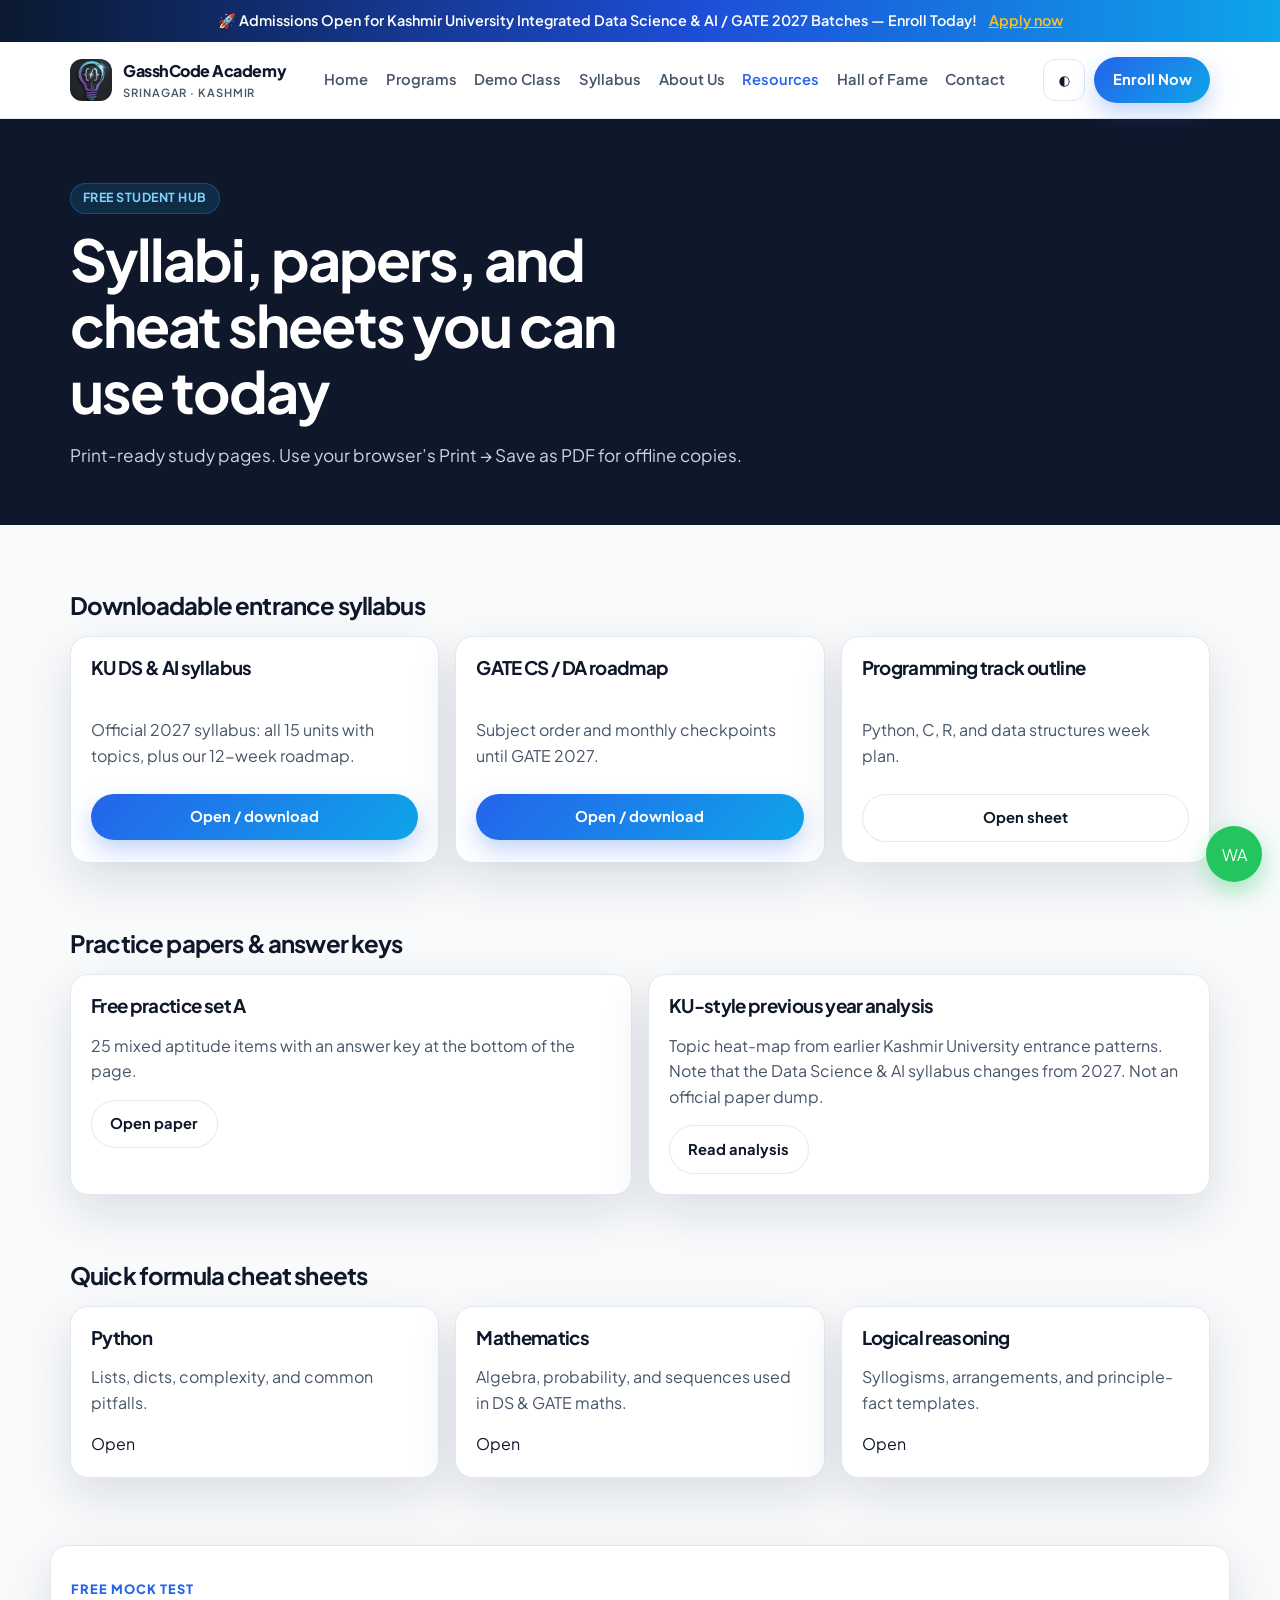
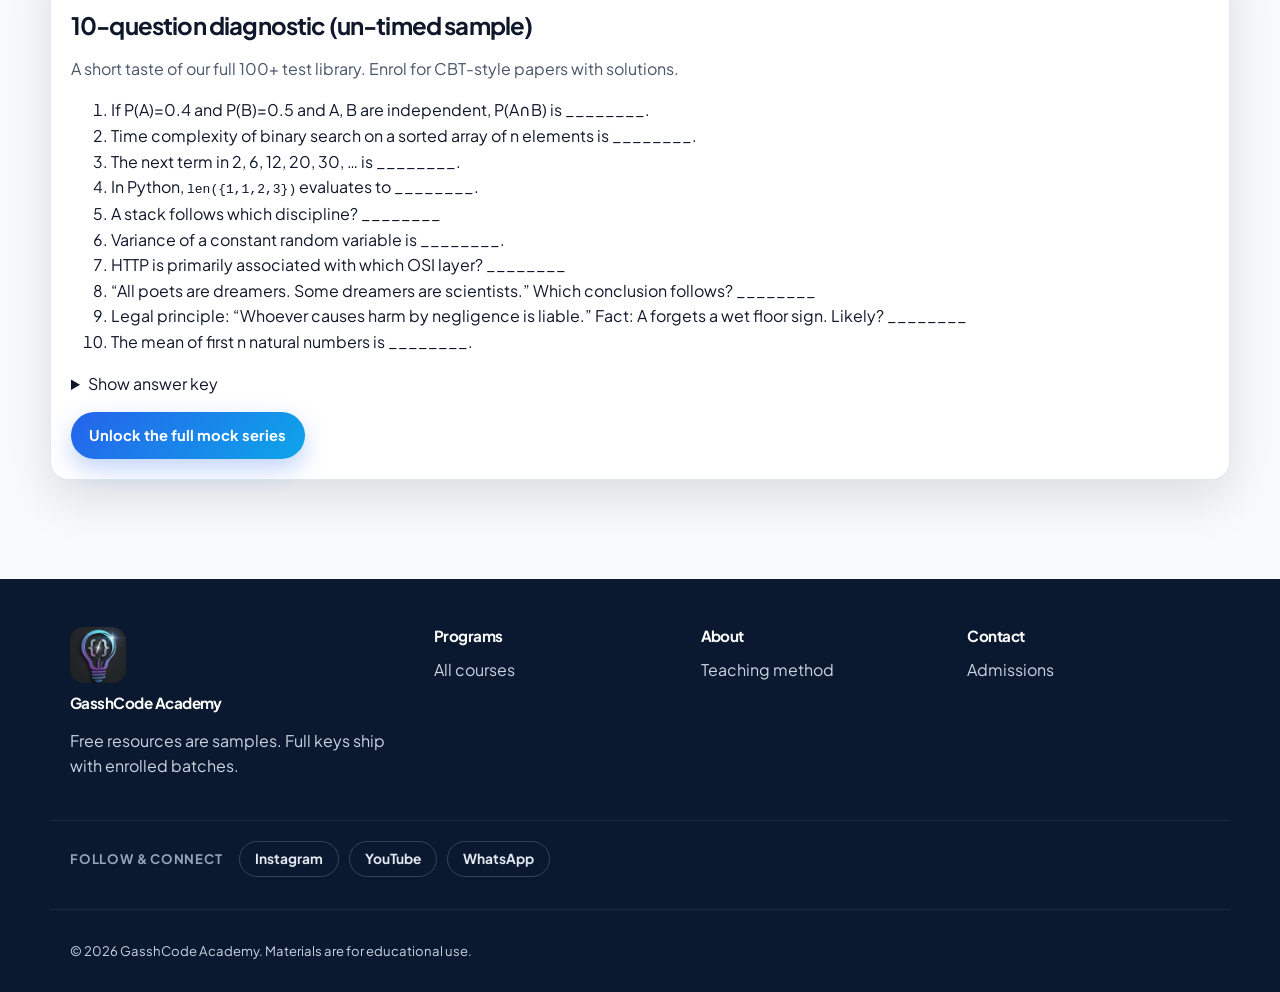
<file: resources.html>
<!DOCTYPE html>
<html lang="en">
<head>
  <meta charset="UTF-8">
  <meta name="viewport" content="width=device-width, initial-scale=1.0">
  <title>Resources &amp; Mock Tests | GasshCode Academy</title>
  <meta name="description" content="Free KU entrance syllabus PDFs, practice papers, previous-year analysis, formula cheat sheets, and a sample mock test from GasshCode Academy.">
  <meta property="og:title" content="GasshCode Free Student Hub">
  <meta property="og:description" content="Downloadable syllabi, practice papers, and cheat sheets for Kashmir University DS & AI, GATE, and programming.">
  <meta name="theme-color" content="#0F172A">
  <link rel="icon" href="assets/favicon.ico" sizes="any">
  <link rel="icon" href="assets/favicon.png" type="image/png">
  <link rel="apple-touch-icon" href="assets/apple-touch-icon.png">
  <link rel="preconnect" href="https://fonts.googleapis.com">
  <link rel="preconnect" href="https://fonts.gstatic.com" crossorigin>
  <link href="https://fonts.googleapis.com/css2?family=Plus+Jakarta+Sans:wght@400;500;600;700;800&display=swap" rel="stylesheet">
  <link rel="stylesheet" href="css/styles.css">
</head>
<body>
  <a class="skip-link" href="#main">Skip to content</a>
  <div class="announce" role="status">🚀 Admissions Open for Kashmir University Integrated Data Science &amp; AI / GATE 2027 Batches — Enroll Today! <a href="contact.html">Apply now</a></div>
  <header class="header">
    <div class="nav-wrap">
      <a class="brand" href="index.html" aria-label="GasshCode Academy home">
        <img src="assets/logo.png" alt="GasshCode Academy logo — light through logic" width="42" height="42">
        <div>GasshCode Academy<span>Srinagar · Kashmir</span></div>
      </a>
      <nav class="nav" aria-label="Primary">
        <a href="index.html">Home</a>
        <a href="courses.html">Programs</a>
        <a href="demo.html">Demo Class</a>
        <a href="index.html#syllabus">Syllabus</a>
        <a href="about.html">About Us</a>
        <a class="active" href="resources.html">Resources</a>
        <a href="hall-of-fame.html">Hall of Fame</a>
        <a href="contact.html">Contact</a>
      </nav>
      <div class="nav-cta">
        <button class="icon-btn" id="theme-toggle" type="button" aria-label="Toggle dark theme">◐</button>
        <a class="btn btn-secondary" href="#mock">Free Mock Test</a>
        <a class="btn btn-primary" href="contact.html">Enroll Now</a>
        <button class="icon-btn menu-toggle" id="menu-toggle" type="button" aria-label="Open menu" aria-expanded="false">☰</button>
      </div>
    </div>
  </header>

  <main id="main">
    <section class="page-hero">
      <div class="container">
        <p class="eyebrow">Free student hub</p>
        <h1>Syllabi, papers, and cheat sheets you can use today</h1>
        <p class="lead">Print-ready study pages. Use your browser’s Print → Save as PDF for offline copies.</p>
      </div>
    </section>

    <section class="section">
      <div class="container">
        <h2>Downloadable entrance syllabus</h2>
        <div class="grid-3" style="margin-top:1rem">
          <article class="card resource-card">
            <h3>KU DS &amp; AI syllabus</h3>
            <p class="muted">Official 2027 syllabus: all 15 units with topics, plus our 12-week roadmap.</p>
            <a class="btn btn-primary" href="resources/ku-dsai-syllabus.html" data-open-lead>Open / download</a>
          </article>
          <article class="card resource-card">
            <h3>GATE CS / DA roadmap</h3>
            <p class="muted">Subject order and monthly checkpoints until GATE 2027.</p>
            <a class="btn btn-primary" href="resources/gate-syllabus.html" data-open-lead>Open / download</a>
          </article>
          <article class="card resource-card">
            <h3>Programming track outline</h3>
            <p class="muted">Python, C, R, and data structures week plan.</p>
            <a class="btn btn-secondary" href="resources/programming-cheatsheet.html">Open sheet</a>
          </article>
        </div>
      </div>
    </section>

    <section class="section" style="padding-top:0">
      <div class="container">
        <h2>Practice papers &amp; answer keys</h2>
        <div class="grid-2" style="margin-top:1rem">
          <article class="card">
            <h3>Free practice set A</h3>
            <p class="muted">25 mixed aptitude items with an answer key at the bottom of the page.</p>
            <a class="btn btn-secondary" href="resources/practice-paper-a.html">Open paper</a>
          </article>
          <article class="card">
            <h3>KU-style previous year analysis</h3>
            <p class="muted">Topic heat-map from earlier Kashmir University entrance patterns. Note that the Data Science &amp; AI syllabus changes from 2027. Not an official paper dump.</p>
            <a class="btn btn-secondary" href="resources/ku-pyq-analysis.html">Read analysis</a>
          </article>
        </div>
      </div>
    </section>

    <section class="section" style="padding-top:0">
      <div class="container">
        <h2>Quick formula cheat sheets</h2>
        <div class="grid-3" style="margin-top:1rem">
          <article class="card"><h3>Python</h3><p class="muted">Lists, dicts, complexity, and common pitfalls.</p><a href="resources/programming-cheatsheet.html">Open</a></article>
          <article class="card"><h3>Mathematics</h3><p class="muted">Algebra, probability, and sequences used in DS &amp; GATE maths.</p><a href="resources/math-cheatsheet.html">Open</a></article>
          <article class="card"><h3>Logical reasoning</h3><p class="muted">Syllogisms, arrangements, and principle-fact templates.</p><a href="resources/reasoning-cheatsheet.html">Open</a></article>
        </div>
      </div>
    </section>

    <section class="section" id="mock" style="padding-top:0">
      <div class="container card">
        <p class="kicker">Free mock test</p>
        <h2>10-question diagnostic (un-timed sample)</h2>
        <p class="muted">A short taste of our full 100+ test library. Enrol for CBT-style papers with solutions.</p>
        <ol>
          <li>If P(A)=0.4 and P(B)=0.5 and A, B are independent, P(A∩B) is ________.</li>
          <li>Time complexity of binary search on a sorted array of n elements is ________.</li>
          <li>The next term in 2, 6, 12, 20, 30, … is ________.</li>
          <li>In Python, <code>len({1,1,2,3})</code> evaluates to ________.</li>
          <li>A stack follows which discipline? ________</li>
          <li>Variance of a constant random variable is ________.</li>
          <li>HTTP is primarily associated with which OSI layer? ________</li>
          <li>“All poets are dreamers. Some dreamers are scientists.” Which conclusion follows? ________</li>
          <li>Legal principle: “Whoever causes harm by negligence is liable.” Fact: A forgets a wet floor sign. Likely? ________</li>
          <li>The mean of first n natural numbers is ________.</li>
        </ol>
        <details>
          <summary>Show answer key</summary>
          <p>1. 0.20 · 2. O(log n) · 3. 42 · 4. 3 · 5. LIFO · 6. 0 · 7. Application · 8. None follows with certainty · 9. Liable · 10. (n+1)/2</p>
        </details>
        <a class="btn btn-primary" href="contact.html" style="margin-top:1rem">Unlock the full mock series</a>
      </div>
    </section>
  </main>

  <footer class="footer">
    <div class="container footer-grid">
      <div><img class="footer-logo" src="assets/logo.png" alt="GasshCode Academy logo" width="56" height="56"><h3>GasshCode Academy</h3><p>Free resources are samples. Full keys ship with enrolled batches.</p></div>
      <div><h3>Programs</h3><ul><li><a href="courses.html">All courses</a></li></ul></div>
      <div><h3>About</h3><ul><li><a href="about.html">Teaching method</a></li></ul></div>
      <div><h3>Contact</h3><ul><li><a href="contact.html">Admissions</a></li></ul></div>
    </div>
    <div class="container social-row" aria-label="GasshCode Academy on social media">
      <span class="social-label">Follow &amp; connect</span>
      <a class="social-link" href="https://www.instagram.com/gaashcode_academy" target="_blank" rel="noopener noreferrer">Instagram</a>
      <a class="social-link" href="https://www.youtube.com/@GASSHCODE" target="_blank" rel="noopener noreferrer">YouTube</a>
      <a class="social-link" href="https://wa.me/919622519005?text=Hi%20GasshCode%20Academy%2C%20I%20want%20to%20enquire%20about%20admissions" target="_blank" rel="noopener noreferrer">WhatsApp</a>
    </div>
    <div class="container legal"><p>© <span id="year"></span> GasshCode Academy. Materials are for educational use.</p></div>
  </footer>
  <a class="wa-float" href="https://wa.me/919622519005?text=Hi%20GasshCode%20Academy%2C%20I%20want%20to%20enquire%20about%20admissions" target="_blank" rel="noopener noreferrer" aria-label="Chat on WhatsApp">WA</a>
  <div class="drawer" id="mobile-drawer" aria-hidden="true">
    <div class="drawer-panel">
      <button class="icon-btn" id="drawer-close" type="button" aria-label="Close menu">✕</button>
      <a href="index.html">Home</a>
      <a href="courses.html">Programs</a>
      <a href="demo.html">Demo Class</a>
      <a href="about.html">About Us</a>
      <a href="resources.html">Resources</a>
      <a href="hall-of-fame.html">Hall of Fame</a>
      <a href="contact.html">Contact</a>
    </div>
  </div>
  <div class="modal" id="lead-modal" aria-hidden="true">
    <div class="modal-card">
      <button class="close" id="modal-close" type="button" aria-label="Close">×</button>
      <h2>Get Free KU Data Science &amp; AI Entrance Study Guide</h2>
      <form class="form" id="lead-form" data-validate-form>
        <div><label for="lead-name">Name</label><input id="lead-name" data-validate="text"><div class="error" data-error-for="lead-name"></div></div>
        <div><label for="lead-email">Email</label><input id="lead-email" data-validate="email"><div class="error" data-error-for="lead-email"></div></div>
        <div><label for="lead-phone">WhatsApp</label><input id="lead-phone" data-validate="phone"><div class="error" data-error-for="lead-phone"></div></div>
        <button class="btn btn-primary" type="submit">Unlock guide</button>
        <p class="success-msg">Thanks — opening your guide.</p>
      </form>
    </div>
  </div>
  <script src="js/main.js"></script>
</body>
</html>
</file>
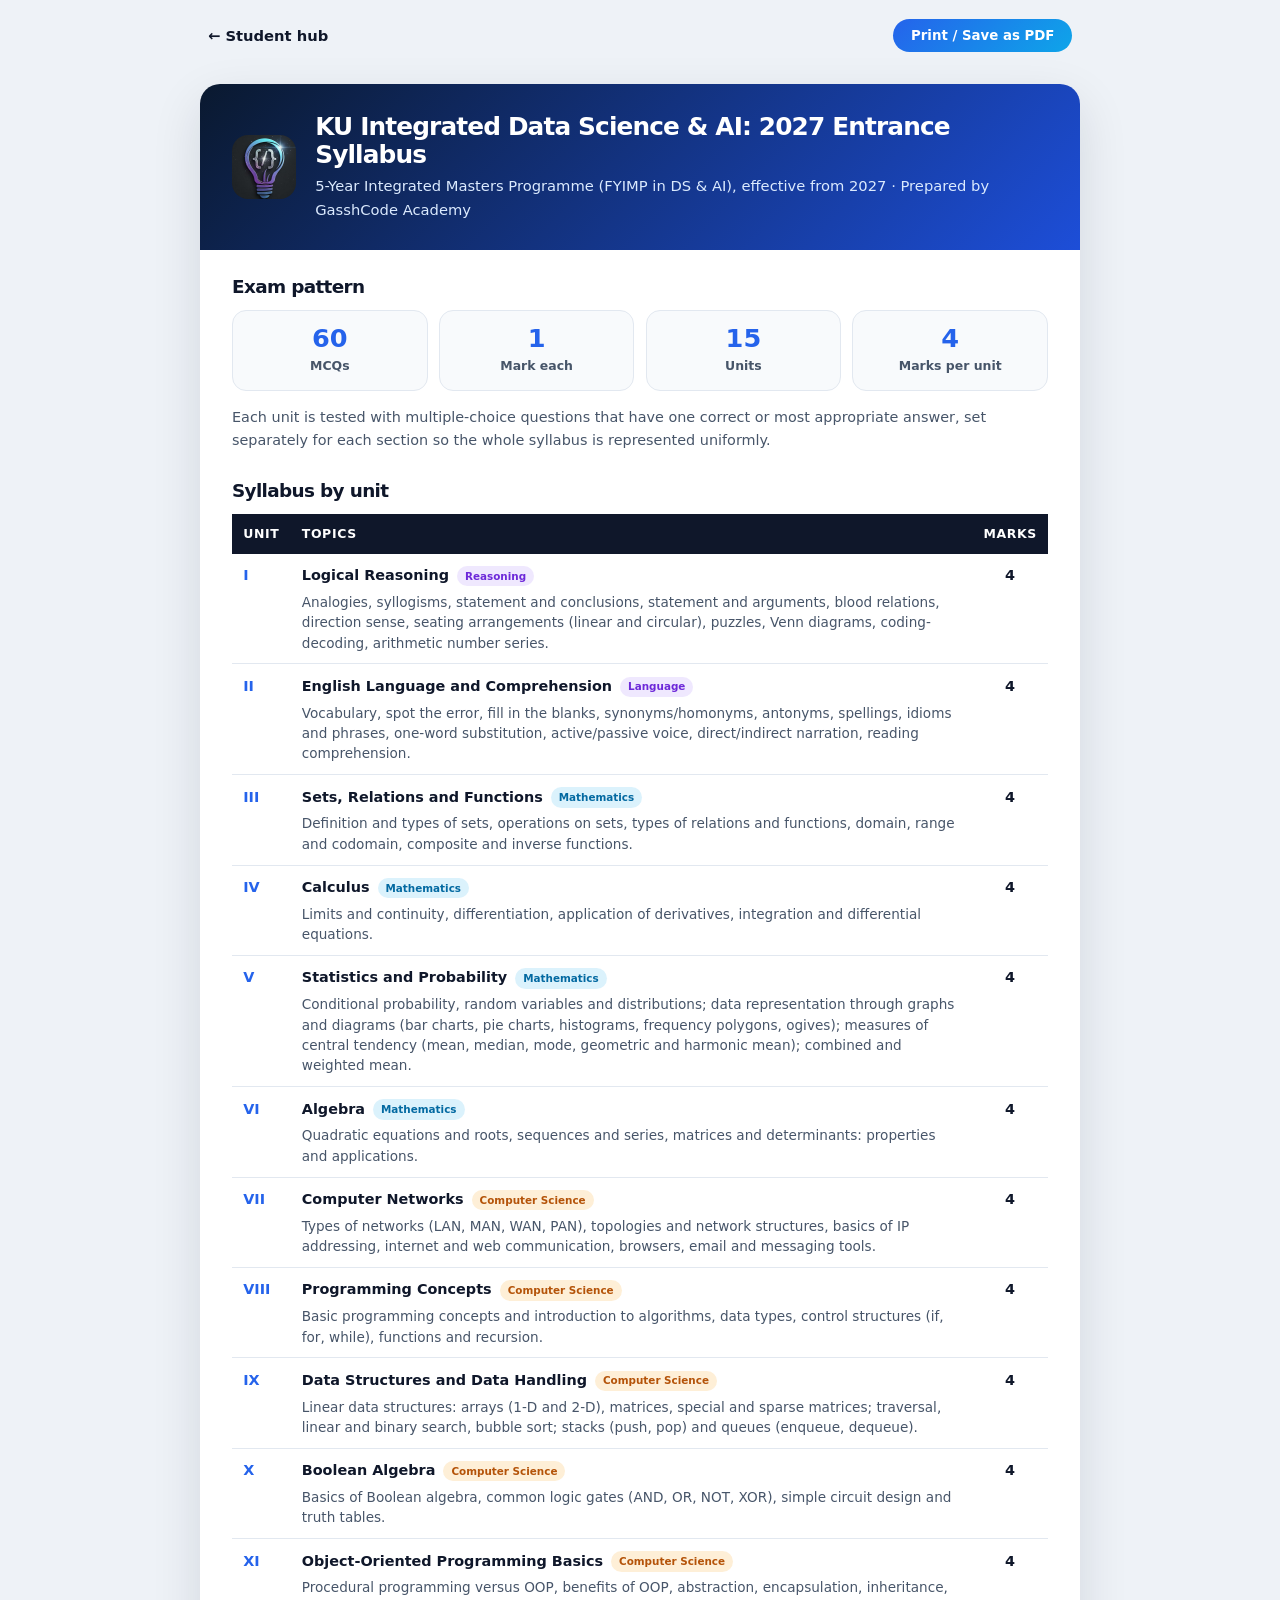
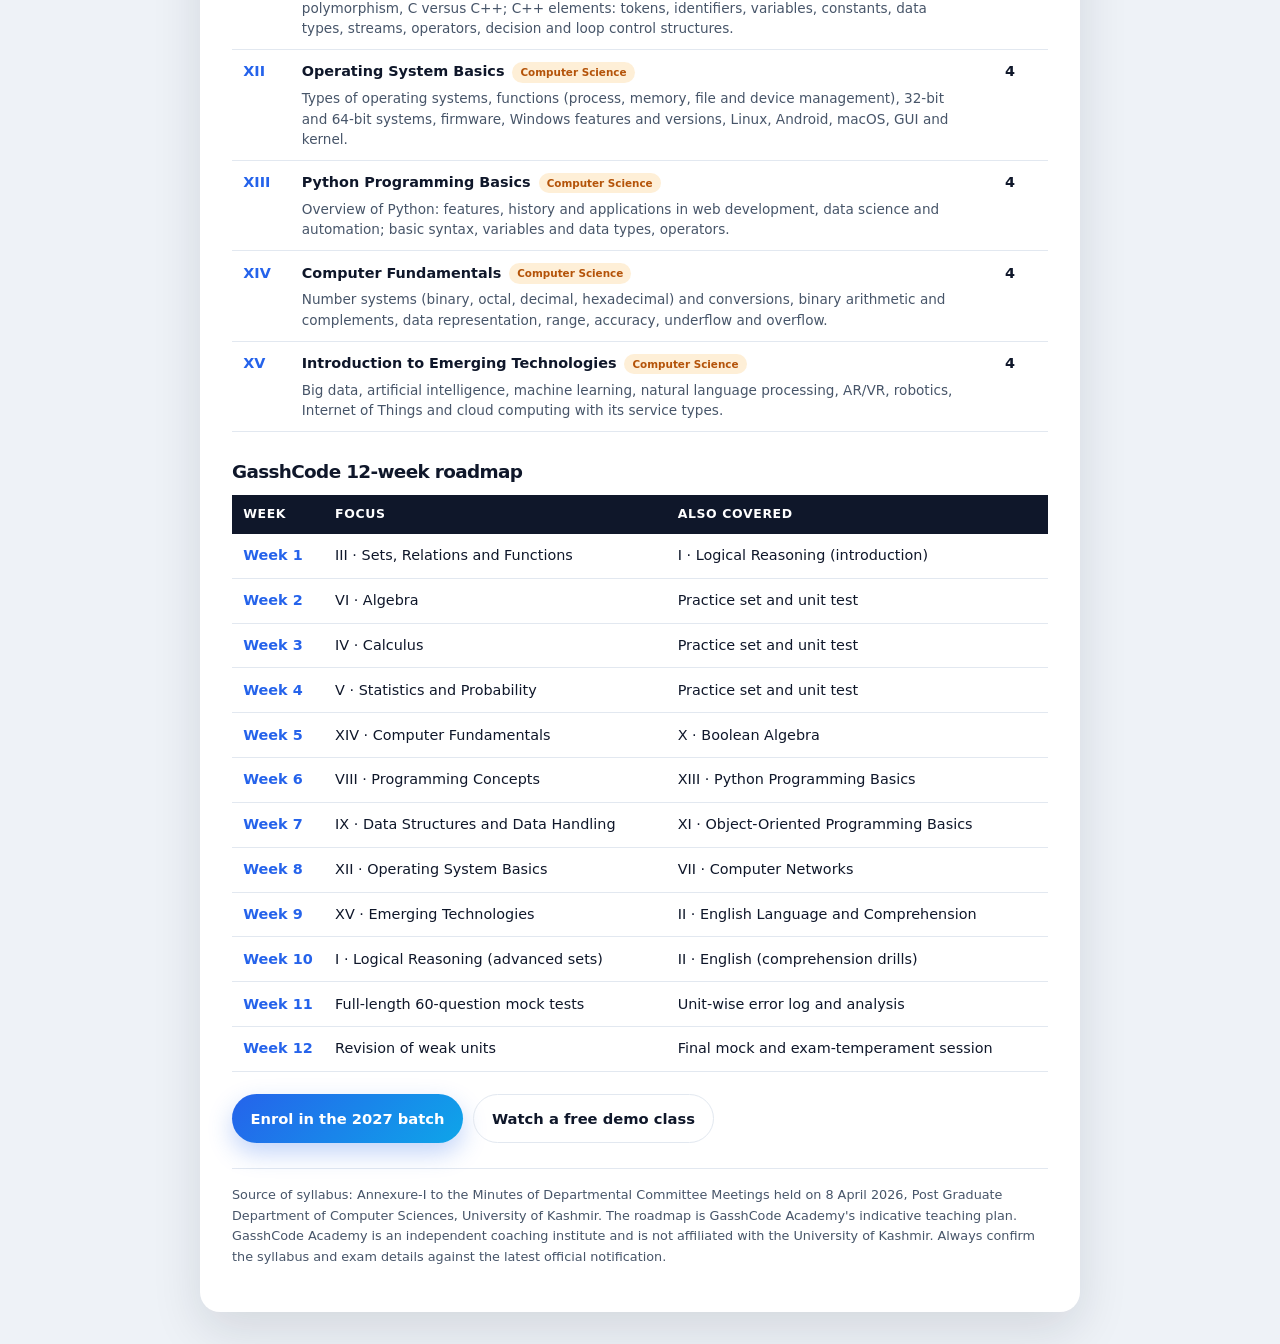
<file: resources/ku-dsai-syllabus.html>
<!DOCTYPE html>
<html lang="en">
<head>
  <meta charset="UTF-8">
  <meta name="viewport" content="width=device-width, initial-scale=1.0">
  <title>KU Data Science &amp; AI 2027 Syllabus and Roadmap | GasshCode Academy</title>
  <meta name="description" content="Official University of Kashmir 5-year Integrated Masters in Data Science &amp; AI entrance syllabus for 2027 onwards, with the GasshCode 12-week roadmap.">
  <link rel="icon" href="../assets/favicon.ico" sizes="any">
  <link rel="icon" href="../assets/favicon.png" type="image/png">
  <link rel="apple-touch-icon" href="../assets/apple-touch-icon.png">
  <link rel="stylesheet" href="../css/styles.css">
  <style>
    body { background: #eef2f7; color: #0f172a; }
    .sheet { max-width: 880px; margin: 2rem auto; background: #fff; border-radius: 20px; box-shadow: 0 18px 50px rgba(15,23,42,.12); overflow: hidden; }
    .sheet-bar { display: flex; justify-content: space-between; align-items: center; gap: 1rem; max-width: 880px; margin: 1.2rem auto 0; padding: 0 .5rem; font-size: .92rem; font-weight: 700; }
    .sheet-bar button { border: 0; border-radius: 999px; padding: .55rem 1.1rem; background: linear-gradient(135deg,#2563eb,#0ea5e9); color: #fff; font-weight: 700; cursor: pointer; }
    .sheet-head { background: linear-gradient(135deg,#0a192f,#1d4ed8); color: #fff; padding: 1.8rem 2rem; display: flex; align-items: center; gap: 1.2rem; }
    .sheet-head img { width: 64px; height: 64px; border-radius: 16px; flex-shrink: 0; }
    .sheet-head h1 { font-size: 1.55rem; max-width: none; margin: 0 0 .3rem; }
    .sheet-head p { margin: 0; color: #dbeafe; font-size: .92rem; }
    .sheet-body { padding: 1.6rem 2rem 2rem; }
    .sheet-body h2 { font-size: 1.15rem; margin: 1.8rem 0 .8rem; }
    .tiles { display: grid; grid-template-columns: repeat(4,1fr); gap: .7rem; }
    .tiles div { border: 1px solid #e2e8f0; border-radius: 14px; padding: .8rem; text-align: center; background: #f8fafc; }
    .tiles strong { display: block; font-size: 1.6rem; color: #2563eb; line-height: 1.1; }
    .tiles span { font-size: .78rem; color: #475569; font-weight: 600; }
    table { width: 100%; border-collapse: collapse; font-size: .9rem; }
    th { text-align: left; background: #0f172a; color: #fff; padding: .6rem .7rem; font-size: .78rem; letter-spacing: .05em; text-transform: uppercase; }
    td { border-bottom: 1px solid #e2e8f0; padding: .65rem .7rem; vertical-align: top; }
    td.u { width: 52px; font-weight: 800; color: #2563eb; }
    td.m { width: 56px; text-align: center; font-weight: 800; }
    td.w { width: 90px; font-weight: 800; color: #2563eb; white-space: nowrap; }
    td p { margin: .3rem 0 0; color: #475569; font-size: .85rem; line-height: 1.5; }
    tr { break-inside: avoid; }
    .tag { display: inline-block; margin-left: .5rem; font-size: .65rem; font-weight: 800; padding: .12rem .5rem; border-radius: 999px; vertical-align: middle; }
    .tag-reasoning, .tag-language { background: rgba(139,92,246,.14); color: #6d28d9; }
    .tag-mathematics { background: rgba(14,165,233,.15); color: #0369a1; }
    .tag-computer { background: rgba(245,158,11,.16); color: #b45309; }
    .note { font-size: .8rem; color: #475569; border-top: 1px solid #e2e8f0; margin-top: 1.6rem; padding-top: 1rem; line-height: 1.6; }
    .cta { margin-top: 1.4rem; display: flex; gap: .6rem; flex-wrap: wrap; }
    @media (max-width: 640px) { .tiles { grid-template-columns: 1fr 1fr; } .sheet-head { padding: 1.3rem; } .sheet-body { padding: 1.2rem; } }
    @media print { body { background: #fff; } .no-print { display: none !important; } .sheet { box-shadow: none; margin: 0; border-radius: 0; } .sheet-head { -webkit-print-color-adjust: exact; print-color-adjust: exact; } }
  </style>
</head>
<body>
  <div class="sheet-bar no-print"><a href="../resources.html">← Student hub</a><button type="button" onclick="window.print()">Print / Save as PDF</button></div>
  <article class="sheet">
    <header class="sheet-head">
      <img src="../assets/logo.png" alt="GasshCode Academy logo">
      <div>
        <h1>KU Integrated Data Science &amp; AI: 2027 Entrance Syllabus</h1>
        <p>5-Year Integrated Masters Programme (FYIMP in DS &amp; AI), effective from 2027 · Prepared by GasshCode Academy</p>
      </div>
    </header>
    <div class="sheet-body">
      <h2 style="margin-top:0">Exam pattern</h2>
      <div class="tiles">
        <div><strong>60</strong><span>MCQs</span></div>
        <div><strong>1</strong><span>Mark each</span></div>
        <div><strong>15</strong><span>Units</span></div>
        <div><strong>4</strong><span>Marks per unit</span></div>
      </div>
      <p style="margin:.9rem 0 0;font-size:.9rem;color:#475569">Each unit is tested with multiple-choice questions that have one correct or most appropriate answer, set separately for each section so the whole syllabus is represented uniformly.</p>

      <h2>Syllabus by unit</h2>
      <table>
        <thead><tr><th>Unit</th><th>Topics</th><th>Marks</th></tr></thead>
        <tbody>
        <tr>
          <td class="u">I</td>
          <td class="t"><strong>Logical Reasoning</strong><span class="tag tag-reasoning">Reasoning</span><p>Analogies, syllogisms, statement and conclusions, statement and arguments, blood relations, direction sense, seating arrangements (linear and circular), puzzles, Venn diagrams, coding-decoding, arithmetic number series.</p></td>
          <td class="m">4</td>
        </tr>
        <tr>
          <td class="u">II</td>
          <td class="t"><strong>English Language and Comprehension</strong><span class="tag tag-language">Language</span><p>Vocabulary, spot the error, fill in the blanks, synonyms/homonyms, antonyms, spellings, idioms and phrases, one-word substitution, active/passive voice, direct/indirect narration, reading comprehension.</p></td>
          <td class="m">4</td>
        </tr>
        <tr>
          <td class="u">III</td>
          <td class="t"><strong>Sets, Relations and Functions</strong><span class="tag tag-mathematics">Mathematics</span><p>Definition and types of sets, operations on sets, types of relations and functions, domain, range and codomain, composite and inverse functions.</p></td>
          <td class="m">4</td>
        </tr>
        <tr>
          <td class="u">IV</td>
          <td class="t"><strong>Calculus</strong><span class="tag tag-mathematics">Mathematics</span><p>Limits and continuity, differentiation, application of derivatives, integration and differential equations.</p></td>
          <td class="m">4</td>
        </tr>
        <tr>
          <td class="u">V</td>
          <td class="t"><strong>Statistics and Probability</strong><span class="tag tag-mathematics">Mathematics</span><p>Conditional probability, random variables and distributions; data representation through graphs and diagrams (bar charts, pie charts, histograms, frequency polygons, ogives); measures of central tendency (mean, median, mode, geometric and harmonic mean); combined and weighted mean.</p></td>
          <td class="m">4</td>
        </tr>
        <tr>
          <td class="u">VI</td>
          <td class="t"><strong>Algebra</strong><span class="tag tag-mathematics">Mathematics</span><p>Quadratic equations and roots, sequences and series, matrices and determinants: properties and applications.</p></td>
          <td class="m">4</td>
        </tr>
        <tr>
          <td class="u">VII</td>
          <td class="t"><strong>Computer Networks</strong><span class="tag tag-computer">Computer Science</span><p>Types of networks (LAN, MAN, WAN, PAN), topologies and network structures, basics of IP addressing, internet and web communication, browsers, email and messaging tools.</p></td>
          <td class="m">4</td>
        </tr>
        <tr>
          <td class="u">VIII</td>
          <td class="t"><strong>Programming Concepts</strong><span class="tag tag-computer">Computer Science</span><p>Basic programming concepts and introduction to algorithms, data types, control structures (if, for, while), functions and recursion.</p></td>
          <td class="m">4</td>
        </tr>
        <tr>
          <td class="u">IX</td>
          <td class="t"><strong>Data Structures and Data Handling</strong><span class="tag tag-computer">Computer Science</span><p>Linear data structures: arrays (1-D and 2-D), matrices, special and sparse matrices; traversal, linear and binary search, bubble sort; stacks (push, pop) and queues (enqueue, dequeue).</p></td>
          <td class="m">4</td>
        </tr>
        <tr>
          <td class="u">X</td>
          <td class="t"><strong>Boolean Algebra</strong><span class="tag tag-computer">Computer Science</span><p>Basics of Boolean algebra, common logic gates (AND, OR, NOT, XOR), simple circuit design and truth tables.</p></td>
          <td class="m">4</td>
        </tr>
        <tr>
          <td class="u">XI</td>
          <td class="t"><strong>Object-Oriented Programming Basics</strong><span class="tag tag-computer">Computer Science</span><p>Procedural programming versus OOP, benefits of OOP, abstraction, encapsulation, inheritance, polymorphism, C versus C++; C++ elements: tokens, identifiers, variables, constants, data types, streams, operators, decision and loop control structures.</p></td>
          <td class="m">4</td>
        </tr>
        <tr>
          <td class="u">XII</td>
          <td class="t"><strong>Operating System Basics</strong><span class="tag tag-computer">Computer Science</span><p>Types of operating systems, functions (process, memory, file and device management), 32-bit and 64-bit systems, firmware, Windows features and versions, Linux, Android, macOS, GUI and kernel.</p></td>
          <td class="m">4</td>
        </tr>
        <tr>
          <td class="u">XIII</td>
          <td class="t"><strong>Python Programming Basics</strong><span class="tag tag-computer">Computer Science</span><p>Overview of Python: features, history and applications in web development, data science and automation; basic syntax, variables and data types, operators.</p></td>
          <td class="m">4</td>
        </tr>
        <tr>
          <td class="u">XIV</td>
          <td class="t"><strong>Computer Fundamentals</strong><span class="tag tag-computer">Computer Science</span><p>Number systems (binary, octal, decimal, hexadecimal) and conversions, binary arithmetic and complements, data representation, range, accuracy, underflow and overflow.</p></td>
          <td class="m">4</td>
        </tr>
        <tr>
          <td class="u">XV</td>
          <td class="t"><strong>Introduction to Emerging Technologies</strong><span class="tag tag-computer">Computer Science</span><p>Big data, artificial intelligence, machine learning, natural language processing, AR/VR, robotics, Internet of Things and cloud computing with its service types.</p></td>
          <td class="m">4</td>
        </tr>
        </tbody>
      </table>

      <h2>GasshCode 12-week roadmap</h2>
      <table>
        <thead><tr><th>Week</th><th>Focus</th><th>Also covered</th></tr></thead>
        <tbody>
        <tr><td class="w">Week 1</td><td>III · Sets, Relations and Functions</td><td>I · Logical Reasoning (introduction)</td></tr>
        <tr><td class="w">Week 2</td><td>VI · Algebra</td><td>Practice set and unit test</td></tr>
        <tr><td class="w">Week 3</td><td>IV · Calculus</td><td>Practice set and unit test</td></tr>
        <tr><td class="w">Week 4</td><td>V · Statistics and Probability</td><td>Practice set and unit test</td></tr>
        <tr><td class="w">Week 5</td><td>XIV · Computer Fundamentals</td><td>X · Boolean Algebra</td></tr>
        <tr><td class="w">Week 6</td><td>VIII · Programming Concepts</td><td>XIII · Python Programming Basics</td></tr>
        <tr><td class="w">Week 7</td><td>IX · Data Structures and Data Handling</td><td>XI · Object-Oriented Programming Basics</td></tr>
        <tr><td class="w">Week 8</td><td>XII · Operating System Basics</td><td>VII · Computer Networks</td></tr>
        <tr><td class="w">Week 9</td><td>XV · Emerging Technologies</td><td>II · English Language and Comprehension</td></tr>
        <tr><td class="w">Week 10</td><td>I · Logical Reasoning (advanced sets)</td><td>II · English (comprehension drills)</td></tr>
        <tr><td class="w">Week 11</td><td>Full-length 60-question mock tests</td><td>Unit-wise error log and analysis</td></tr>
        <tr><td class="w">Week 12</td><td>Revision of weak units</td><td>Final mock and exam-temperament session</td></tr>
        </tbody>
      </table>

      <div class="cta no-print">
        <a class="btn btn-primary" href="../contact.html">Enrol in the 2027 batch</a>
        <a class="btn btn-secondary" href="../demo.html">Watch a free demo class</a>
      </div>
      <p class="note">Source of syllabus: Annexure-I to the Minutes of Departmental Committee Meetings held on 8 April 2026, Post Graduate Department of Computer Sciences, University of Kashmir. The roadmap is GasshCode Academy's indicative teaching plan. GasshCode Academy is an independent coaching institute and is not affiliated with the University of Kashmir. Always confirm the syllabus and exam details against the latest official notification.</p>
    </div>
  </article>
</body>
</html>
</file>
<file: css/styles.css>
:root {
  --navy: #0f172a;
  --navy-deep: #0a192f;
  --navy-soft: #1e293b;
  --blue: #2563eb;
  --cyan: #0ea5e9;
  --amber: #f59e0b;
  --amber-soft: #fbbf24;
  --bg: #f8fafc;
  --bg-elevated: #ffffff;
  --text: #0f172a;
  --muted: #475569;
  --line: #e2e8f0;
  --success: #059669;
  --danger: #dc2626;
  --shadow: 0 18px 50px rgba(15, 23, 42, 0.12);
  --radius: 18px;
  --header-h: 76px;
  --announce-h: 42px;
  --font: "Plus Jakarta Sans", "Outfit", system-ui, sans-serif;
  --max: 1180px;
}

[data-theme="dark"] {
  --bg: #0b1220;
  --bg-elevated: #111827;
  --text: #f1f5f9;
  --muted: #94a3b8;
  --line: #1e293b;
  --shadow: 0 18px 50px rgba(0, 0, 0, 0.35);
}

*,
*::before,
*::after {
  box-sizing: border-box;
}

html {
  scroll-behavior: smooth;
}

body {
  margin: 0;
  font-family: var(--font);
  background: var(--bg);
  color: var(--text);
  line-height: 1.6;
}

img,
svg {
  max-width: 100%;
  display: block;
}

a {
  color: inherit;
  text-decoration: none;
}

button,
input,
select,
textarea {
  font-family: inherit;
}

.skip-link {
  position: absolute;
  left: -999px;
  top: 0;
  background: var(--amber);
  color: #0f172a;
  padding: 0.6rem 1rem;
  z-index: 10000;
}

.skip-link:focus {
  left: 1rem;
  top: 1rem;
}

.announce {
  min-height: var(--announce-h);
  background: linear-gradient(90deg, #0a192f, #1d4ed8 55%, #0ea5e9);
  color: #fff;
  display: flex;
  align-items: center;
  justify-content: center;
  gap: 0.75rem;
  font-size: 0.9rem;
  font-weight: 600;
  padding: 0.45rem 1rem;
  text-align: center;
}

.announce a {
  color: #fbbf24;
  text-decoration: underline;
}

.header {
  position: sticky;
  top: 0;
  z-index: 50;
  background: color-mix(in srgb, var(--bg-elevated) 88%, transparent);
  backdrop-filter: blur(16px);
  border-bottom: 1px solid var(--line);
}

.nav-wrap {
  max-width: var(--max);
  margin: 0 auto;
  min-height: var(--header-h);
  display: flex;
  align-items: center;
  justify-content: space-between;
  gap: 1rem;
  padding: 0 1.25rem;
}

.brand {
  display: flex;
  align-items: center;
  gap: 0.7rem;
  font-weight: 800;
  letter-spacing: -0.03em;
}

.brand img {
  width: 42px;
  height: 42px;
}

.brand span {
  display: block;
  font-size: 0.7rem;
  font-weight: 600;
  color: var(--muted);
  letter-spacing: 0.08em;
  text-transform: uppercase;
}

.nav {
  display: flex;
  align-items: center;
  gap: 1.1rem;
}

.nav a {
  font-size: 0.92rem;
  font-weight: 600;
  color: var(--muted);
}

.nav a:hover,
.nav a.active {
  color: var(--blue);
}

.nav-cta {
  display: flex;
  align-items: center;
  gap: 0.55rem;
}

.btn {
  display: inline-flex;
  align-items: center;
  justify-content: center;
  gap: 0.4rem;
  border: 0;
  cursor: pointer;
  border-radius: 999px;
  padding: 0.72rem 1.15rem;
  font-weight: 700;
  font-size: 0.92rem;
  transition: transform 0.15s ease, box-shadow 0.15s ease, background 0.15s ease;
}

.btn:hover {
  transform: translateY(-1px);
}

.btn-primary {
  background: linear-gradient(135deg, var(--blue), var(--cyan));
  color: #fff;
  box-shadow: 0 10px 24px rgba(37, 99, 235, 0.28);
}

.btn-secondary {
  background: transparent;
  color: var(--text);
  border: 1px solid var(--line);
}

.btn-amber {
  background: var(--amber);
  color: #0f172a;
}

.btn-ghost {
  background: rgba(255, 255, 255, 0.08);
  color: #fff;
  border: 1px solid rgba(255, 255, 255, 0.16);
}

.icon-btn {
  width: 42px;
  height: 42px;
  border-radius: 12px;
  border: 1px solid var(--line);
  background: var(--bg-elevated);
  color: var(--text);
  cursor: pointer;
}

.menu-toggle {
  display: none;
}

.container {
  max-width: var(--max);
  margin: 0 auto;
  padding: 0 1.25rem;
}

.hero {
  position: relative;
  overflow: hidden;
  background:
    radial-gradient(circle at 80% 10%, rgba(14, 165, 233, 0.22), transparent 28%),
    radial-gradient(circle at 10% 90%, rgba(245, 158, 11, 0.14), transparent 26%),
    linear-gradient(180deg, var(--navy-deep), var(--navy));
  color: #fff;
  padding: 4.5rem 0 4rem;
}

.hero::before {
  content: "";
  position: absolute;
  inset: 0;
  background-image:
    linear-gradient(rgba(255, 255, 255, 0.04) 1px, transparent 1px),
    linear-gradient(90deg, rgba(255, 255, 255, 0.04) 1px, transparent 1px);
  background-size: 42px 42px;
  mask-image: linear-gradient(180deg, #000, transparent 90%);
}

.hero-grid {
  position: relative;
  display: grid;
  grid-template-columns: 1.15fr 0.85fr;
  gap: 2.5rem;
  align-items: center;
}

.eyebrow {
  display: inline-flex;
  align-items: center;
  gap: 0.45rem;
  background: rgba(14, 165, 233, 0.15);
  color: #7dd3fc;
  border: 1px solid rgba(14, 165, 233, 0.3);
  border-radius: 999px;
  padding: 0.28rem 0.75rem;
  font-size: 0.78rem;
  font-weight: 700;
  letter-spacing: 0.04em;
  text-transform: uppercase;
}

h1,
h2,
h3 {
  line-height: 1.15;
  letter-spacing: -0.035em;
  margin: 0 0 0.8rem;
}

h1 {
  font-size: clamp(2.1rem, 4.5vw, 3.6rem);
  max-width: 14ch;
}

.lead {
  color: #cbd5e1;
  font-size: 1.08rem;
  max-width: 52ch;
}

.hero-actions {
  display: flex;
  flex-wrap: wrap;
  gap: 0.75rem;
  margin: 1.6rem 0 1.8rem;
}

.stats {
  display: grid;
  grid-template-columns: repeat(4, 1fr);
  gap: 0.7rem;
}

.stat {
  background: rgba(255, 255, 255, 0.06);
  border: 1px solid rgba(255, 255, 255, 0.1);
  border-radius: 14px;
  padding: 0.85rem;
}

.stat strong {
  display: block;
  color: var(--amber);
  font-size: 0.95rem;
}

.stat span {
  font-size: 0.78rem;
  color: #cbd5e1;
}

.hero-card {
  background: rgba(255, 255, 255, 0.08);
  border: 1px solid rgba(255, 255, 255, 0.12);
  border-radius: 24px;
  padding: 1.3rem;
  backdrop-filter: blur(10px);
}

.hero-card h3 {
  font-size: 1.05rem;
}

.roadmap-list {
  list-style: none;
  margin: 0;
  padding: 0;
}

.roadmap-list li {
  display: flex;
  gap: 0.7rem;
  padding: 0.7rem 0;
  border-bottom: 1px solid rgba(255, 255, 255, 0.08);
  font-size: 0.92rem;
}

.dot {
  width: 10px;
  height: 10px;
  margin-top: 0.4rem;
  border-radius: 50%;
  background: var(--cyan);
  flex-shrink: 0;
}

.section {
  padding: 4.2rem 0;
}

.section-head {
  display: flex;
  justify-content: space-between;
  align-items: end;
  gap: 1rem;
  margin-bottom: 1.8rem;
}

.kicker {
  color: var(--blue);
  font-weight: 800;
  font-size: 0.8rem;
  letter-spacing: 0.08em;
  text-transform: uppercase;
}

.muted {
  color: var(--muted);
}

.grid-4,
.grid-3,
.grid-2,
.course-grid {
  display: grid;
  gap: 1rem;
}

.grid-4 {
  grid-template-columns: repeat(4, 1fr);
}

.grid-3 {
  grid-template-columns: repeat(3, 1fr);
}

.grid-2 {
  grid-template-columns: 1fr 1fr;
}

.course-grid {
  grid-template-columns: repeat(3, 1fr);
}

.card {
  background: var(--bg-elevated);
  border: 1px solid var(--line);
  border-radius: var(--radius);
  padding: 1.25rem;
  box-shadow: var(--shadow);
}

.feature-icon {
  width: 42px;
  height: 42px;
  border-radius: 12px;
  display: grid;
  place-items: center;
  background: rgba(37, 99, 235, 0.1);
  color: var(--blue);
  font-weight: 800;
  margin-bottom: 0.8rem;
}

.badge {
  display: inline-block;
  background: rgba(245, 158, 11, 0.14);
  color: #b45309;
  font-size: 0.72rem;
  font-weight: 800;
  padding: 0.2rem 0.5rem;
  border-radius: 999px;
}

[data-theme="dark"] .badge {
  color: var(--amber-soft);
}

.meta-row {
  display: flex;
  flex-wrap: wrap;
  gap: 0.4rem;
  margin: 0.7rem 0;
  color: var(--muted);
  font-size: 0.82rem;
}

.price {
  font-size: 1.35rem;
  font-weight: 800;
  color: var(--blue);
}

.card-actions {
  display: flex;
  gap: 0.5rem;
  margin-top: 1rem;
}

.tabs {
  display: flex;
  flex-wrap: wrap;
  gap: 0.5rem;
  margin-bottom: 1rem;
}

.tab {
  border: 1px solid var(--line);
  background: var(--bg-elevated);
  color: var(--muted);
  border-radius: 999px;
  padding: 0.5rem 0.9rem;
  font-weight: 700;
  cursor: pointer;
}

.tab[aria-selected="true"] {
  background: var(--navy);
  color: #fff;
  border-color: var(--navy);
}

.syllabus-panel {
  display: none;
}

.syllabus-panel.active {
  display: block;
}

.module {
  border-bottom: 1px solid var(--line);
  padding: 0.85rem 0;
}

.module strong {
  display: block;
}

.testimonial {
  min-height: 180px;
}

.quote {
  font-size: 1.02rem;
  margin: 0 0 1rem;
}

.cta-banner {
  background: linear-gradient(135deg, #0a192f, #1d4ed8);
  color: #fff;
  border-radius: 28px;
  padding: 2.2rem;
  display: flex;
  justify-content: space-between;
  align-items: center;
  gap: 1.2rem;
}

.footer {
  background: var(--navy-deep);
  color: #cbd5e1;
  padding: 3rem 0 1.2rem;
  margin-top: 2rem;
}

.footer a:hover {
  color: #fff;
}

.footer-grid {
  display: grid;
  grid-template-columns: 1.4fr 1fr 1fr 1fr;
  gap: 1.5rem;
}

.footer h3 {
  color: #fff;
  font-size: 0.95rem;
}

.footer ul {
  list-style: none;
  margin: 0;
  padding: 0;
}

.footer li {
  margin: 0.4rem 0;
}

.legal {
  border-top: 1px solid rgba(255, 255, 255, 0.08);
  margin-top: 2rem;
  padding-top: 1rem;
  font-size: 0.82rem;
}

.wa-float {
  position: fixed;
  right: 1.1rem;
  bottom: 1.1rem;
  z-index: 60;
  width: 56px;
  height: 56px;
  border-radius: 50%;
  background: #22c55e;
  color: #fff;
  display: grid;
  place-items: center;
  box-shadow: 0 10px 25px rgba(34, 197, 94, 0.4);
}

.drawer {
  position: fixed;
  inset: 0;
  background: rgba(2, 6, 23, 0.55);
  z-index: 80;
  display: none;
}

.drawer.open {
  display: block;
}

.drawer-panel {
  position: absolute;
  right: 0;
  top: 0;
  height: 100%;
  width: min(320px, 88vw);
  background: var(--bg-elevated);
  padding: 1.4rem;
  display: flex;
  flex-direction: column;
  gap: 0.9rem;
}

.modal {
  position: fixed;
  inset: 0;
  background: rgba(2, 6, 23, 0.6);
  z-index: 90;
  display: none;
  place-items: center;
  padding: 1rem;
}

.modal.open {
  display: grid;
}

.modal-card {
  width: min(520px, 100%);
  background: var(--bg-elevated);
  border-radius: 22px;
  padding: 1.5rem;
  position: relative;
}

.close {
  position: absolute;
  right: 0.8rem;
  top: 0.8rem;
  border: 0;
  background: transparent;
  font-size: 1.4rem;
  cursor: pointer;
  color: var(--muted);
}

.form {
  display: grid;
  gap: 0.8rem;
}

label {
  font-weight: 700;
  font-size: 0.86rem;
}

input,
select,
textarea {
  width: 100%;
  margin-top: 0.28rem;
  border: 1px solid var(--line);
  background: var(--bg);
  color: var(--text);
  border-radius: 12px;
  padding: 0.72rem 0.8rem;
}

.error {
  color: var(--danger);
  font-size: 0.78rem;
  min-height: 1em;
}

.page-hero {
  background: var(--navy);
  color: #fff;
  padding: 3.2rem 0 2.4rem;
}

.accordion details {
  background: var(--bg-elevated);
  border: 1px solid var(--line);
  border-radius: 14px;
  padding: 0.85rem 1rem;
  margin-bottom: 0.7rem;
}

.accordion summary {
  cursor: pointer;
  font-weight: 800;
}

.resource-card {
  display: flex;
  flex-direction: column;
  gap: 0.6rem;
}

.timeline {
  display: grid;
  gap: 1rem;
}

.step {
  display: grid;
  grid-template-columns: 56px 1fr;
  gap: 1rem;
  align-items: start;
}

.step-num {
  width: 56px;
  height: 56px;
  border-radius: 16px;
  background: var(--navy);
  color: #fff;
  display: grid;
  place-items: center;
  font-weight: 800;
}

.map {
  min-height: 260px;
  border-radius: 18px;
  overflow: hidden;
  border: 1px solid var(--line);
  background:
    linear-gradient(135deg, rgba(37, 99, 235, 0.15), rgba(14, 165, 233, 0.08)),
    repeating-linear-gradient(0deg, transparent, transparent 24px, var(--line) 25px),
    repeating-linear-gradient(90deg, transparent, transparent 24px, var(--line) 25px);
  display: grid;
  place-items: center;
  text-align: center;
  padding: 1.5rem;
}

.success-msg {
  display: none;
  background: rgba(5, 150, 105, 0.12);
  color: var(--success);
  padding: 0.8rem 1rem;
  border-radius: 12px;
  font-weight: 700;
}

.success-msg.show {
  display: block;
}

@media (max-width: 980px) {
  .hero-grid,
  .grid-4,
  .grid-3,
  .course-grid,
  .footer-grid,
  .cta-banner {
    grid-template-columns: 1fr;
    display: grid;
  }

  .stats {
    grid-template-columns: 1fr 1fr;
  }

  .nav,
  .nav-cta .btn-secondary,
  .nav-cta .btn-primary {
    display: none;
  }

  .menu-toggle {
    display: inline-flex;
  }
}

@media (max-width: 640px) {
  .hero {
    padding: 3rem 0 2.4rem;
  }

  .card-actions,
  .hero-actions {
    flex-direction: column;
  }

  .section-head {
    flex-direction: column;
    align-items: start;
  }
}

.brand img {
  border-radius: 12px;
  object-fit: cover;
}

.footer-logo {
  width: 56px;
  height: 56px;
  border-radius: 14px;
  margin-bottom: 0.7rem;
}

/* Keep the nav on one line now that it has an extra link */
.nav a,
.nav-cta .btn,
.brand > div {
  white-space: nowrap;
}

@media (max-width: 1440px) {
  .nav-cta .btn-secondary {
    display: none;
  }
}

/* Eight menu links need more room: switch to the hamburger menu earlier */
@media (max-width: 1200px) {
  .nav,
  .nav-cta .btn-secondary,
  .nav-cta .btn-primary {
    display: none;
  }

  .menu-toggle {
    display: inline-flex;
  }
}

/* Social links */
.social-row {
  display: flex;
  flex-wrap: wrap;
  align-items: center;
  gap: 0.6rem;
  margin-top: 1.6rem;
  padding-top: 1.2rem;
  border-top: 1px solid rgba(255, 255, 255, 0.08);
}

.social-label {
  font-size: 0.82rem;
  font-weight: 700;
  letter-spacing: 0.06em;
  text-transform: uppercase;
  color: #94a3b8;
  margin-right: 0.4rem;
}

.social-link {
  display: inline-flex;
  align-items: center;
  border: 1px solid var(--line);
  border-radius: 999px;
  padding: 0.4rem 0.95rem;
  font-size: 0.86rem;
  font-weight: 700;
  transition: background 0.15s ease, border-color 0.15s ease, color 0.15s ease;
}

.footer .social-link {
  border-color: rgba(255, 255, 255, 0.18);
  color: #e2e8f0;
}

.footer .social-link:hover {
  background: rgba(14, 165, 233, 0.18);
  border-color: var(--cyan);
}

.social-inline {
  display: flex;
  flex-wrap: wrap;
  gap: 0.5rem;
  margin-top: 0.8rem;
}

.social-inline .social-link:hover {
  border-color: var(--cyan);
  color: var(--blue);
}

/* ===== Polish: hero, pattern tiles, video, units, motion ===== */
h1 .grad {
  background: linear-gradient(90deg, #38bdf8, #a78bfa 60%, #fbbf24);
  -webkit-background-clip: text;
  background-clip: text;
  color: transparent;
}

.hero-note {
  display: inline-flex;
  align-items: center;
  gap: 0.6rem;
  margin: 1.2rem 0 0;
  padding: 0.5rem 0.95rem;
  border-radius: 999px;
  background: rgba(251, 191, 36, 0.12);
  border: 1px solid rgba(251, 191, 36, 0.35);
  color: #fde68a;
  font-size: 0.86rem;
  font-weight: 700;
}

.pulse {
  width: 9px;
  height: 9px;
  border-radius: 50%;
  background: var(--amber);
  box-shadow: 0 0 0 0 rgba(245, 158, 11, 0.6);
  animation: pulse 2s infinite;
  flex-shrink: 0;
}

@keyframes pulse {
  70% { box-shadow: 0 0 0 10px rgba(245, 158, 11, 0); }
  100% { box-shadow: 0 0 0 0 rgba(245, 158, 11, 0); }
}

.pattern {
  background: linear-gradient(180deg, color-mix(in srgb, var(--blue) 5%, var(--bg)), var(--bg));
}

.pattern-grid {
  display: grid;
  grid-template-columns: repeat(4, 1fr);
  gap: 1rem;
}

.pattern-tile {
  position: relative;
  overflow: hidden;
  background: var(--bg-elevated);
  border: 1px solid var(--line);
  border-radius: var(--radius);
  padding: 1.4rem 1.2rem;
  box-shadow: var(--shadow);
}

.pattern-tile::before {
  content: "";
  position: absolute;
  left: 0;
  top: 0;
  width: 100%;
  height: 4px;
  background: linear-gradient(90deg, var(--blue), var(--cyan), var(--amber));
}

.pattern-tile strong {
  display: block;
  font-size: 2.6rem;
  line-height: 1;
  letter-spacing: -0.04em;
  background: linear-gradient(135deg, var(--blue), var(--cyan));
  -webkit-background-clip: text;
  background-clip: text;
  color: transparent;
}

.pattern-tile span {
  display: block;
  margin-top: 0.5rem;
  color: var(--muted);
  font-weight: 600;
  font-size: 0.92rem;
}

.source-note {
  margin: 1rem 0 0;
  font-size: 0.8rem;
  color: var(--muted);
}

.video-grid {
  display: grid;
  grid-template-columns: 0.9fr 1.1fr;
  gap: 2.5rem;
  align-items: center;
}

.check-list {
  list-style: none;
  margin: 1rem 0 0;
  padding: 0;
}

.check-list li {
  position: relative;
  padding: 0.35rem 0 0.35rem 1.7rem;
  font-weight: 600;
}

.check-list li::before {
  content: "";
  position: absolute;
  left: 0;
  top: 0.6rem;
  width: 1.05rem;
  height: 1.05rem;
  border-radius: 50%;
  background: linear-gradient(135deg, var(--blue), var(--cyan));
}

.check-list li::after {
  content: "";
  position: absolute;
  left: 0.35rem;
  top: 0.78rem;
  width: 0.3rem;
  height: 0.55rem;
  border: solid #fff;
  border-width: 0 2px 2px 0;
  transform: rotate(45deg) scale(0.9);
}

.yt-facade {
  position: relative;
  display: block;
  width: 100%;
  aspect-ratio: 16 / 9;
  padding: 0;
  border: 1px solid var(--line);
  border-radius: 22px;
  overflow: hidden;
  cursor: pointer;
  background: linear-gradient(135deg, #0a192f, #1d4ed8);
  box-shadow: var(--shadow);
}

.yt-facade img {
  position: absolute;
  inset: 0;
  width: 100%;
  height: 100%;
  object-fit: cover;
  transition: transform 0.4s ease;
}

.yt-facade:hover img {
  transform: scale(1.04);
}

.yt-facade::after {
  content: "";
  position: absolute;
  inset: 0;
  background: linear-gradient(180deg, rgba(10, 25, 47, 0) 45%, rgba(10, 25, 47, 0.85));
}

.yt-play {
  position: absolute;
  z-index: 2;
  left: 50%;
  top: 50%;
  width: 78px;
  height: 78px;
  margin: -39px 0 0 -39px;
  border-radius: 50%;
  background: var(--amber);
  box-shadow: 0 12px 30px rgba(245, 158, 11, 0.5);
  transition: transform 0.2s ease;
}

.yt-play::before {
  content: "";
  position: absolute;
  left: 31px;
  top: 24px;
  border-style: solid;
  border-width: 15px 0 15px 24px;
  border-color: transparent transparent transparent #0f172a;
}

.yt-facade:hover .yt-play {
  transform: scale(1.08);
}

.yt-caption {
  position: absolute;
  z-index: 2;
  left: 1.1rem;
  bottom: 0.9rem;
  right: 1.1rem;
  color: #fff;
  font-weight: 700;
  text-align: left;
}

.yt-facade iframe {
  position: absolute;
  inset: 0;
  width: 100%;
  height: 100%;
  border: 0;
}

.demo-fallback {
  margin: 0.7rem 0 0;
  font-size: 0.85rem;
}

.demo-fallback a {
  color: var(--blue);
  text-decoration: underline;
}

.syllabus-panel.units-2col.active {
  display: grid;
  grid-template-columns: 1fr 1fr;
  column-gap: 2.5rem;
}

.card {
  transition: transform 0.25s ease, box-shadow 0.25s ease, border-color 0.25s ease;
}

.card:hover {
  transform: translateY(-3px);
  border-color: color-mix(in srgb, var(--cyan) 55%, var(--line));
}

.section-head h2 {
  font-size: clamp(1.6rem, 3vw, 2.3rem);
}

.btn-primary:hover {
  box-shadow: 0 14px 30px rgba(37, 99, 235, 0.38);
}

:focus-visible {
  outline: 2px solid var(--cyan);
  outline-offset: 2px;
}

/* scroll reveal (only when JS is running) */
.js-reveal .reveal:not(.in) {
  opacity: 0;
  transform: translateY(16px);
}

.reveal {
  transition: opacity 0.6s ease, transform 0.6s ease;
}

@media (max-width: 980px) {
  .pattern-grid { grid-template-columns: 1fr 1fr; }
  .video-grid { grid-template-columns: 1fr; gap: 1.5rem; }
  .syllabus-panel.units-2col.active { grid-template-columns: 1fr; }
}

@media (prefers-reduced-motion: reduce) {
  .reveal, .card, .yt-facade img, .yt-play { transition: none; }
  .pulse { animation: none; }
  .js-reveal .reveal:not(.in) { opacity: 1; transform: none; }
}

@media (max-width: 780px) {
  .grid-2 { grid-template-columns: 1fr; }
  .card { min-width: 0; }
}
</file>
<file: css/hall-of-fame.css>
/* Hall of Fame — plain CSS fallback. Works with css/styles.css variables. */
.hof-hero { display: flex; align-items: center; gap: 1.2rem; }
.hof-hero img { width: 72px; height: 72px; border-radius: 18px; object-fit: cover; flex-shrink: 0; }
.hof-hero h1 { margin-bottom: 0.4rem; }

.hof-filters { display: flex; flex-wrap: wrap; justify-content: center; gap: 0.5rem; margin-bottom: 2rem; }
.hof-filter {
  border: 1px solid var(--line); background: var(--bg-elevated); color: var(--muted);
  border-radius: 999px; padding: 0.55rem 1rem; font-weight: 700; font-size: 0.9rem; cursor: pointer;
  transition: background 0.2s ease, color 0.2s ease, border-color 0.2s ease, transform 0.15s ease;
}
.hof-filter:hover { color: var(--text); transform: translateY(-1px); }
.hof-filter:focus-visible { outline: 2px solid var(--cyan); outline-offset: 2px; }
.hof-filter.is-active { background: linear-gradient(135deg, var(--blue), var(--cyan)); color: #fff; border-color: transparent; box-shadow: 0 10px 24px rgba(37,99,235,.28); }
.hof-count { margin-left: 0.35rem; background: rgba(148,163,184,.2); border-radius: 999px; padding: 0.05rem 0.45rem; font-size: 0.75rem; }
.hof-filter.is-active .hof-count { background: rgba(255,255,255,.25); }

.hof-grid {
  list-style: none; margin: 0; padding: 0; display: grid; grid-template-columns: repeat(2, 1fr); gap: 1rem;
  transition: opacity 0.2s ease, transform 0.2s ease;
}
.hof-grid.is-fading { opacity: 0; transform: translateY(8px) scale(0.98); }

.hof-card {
  display: flex; align-items: center; gap: 1rem; padding: 1rem;
  background: var(--bg-elevated); border: 1px solid var(--line); border-radius: var(--radius); box-shadow: var(--shadow);
  transition: transform 0.25s ease, border-color 0.25s ease;
}
.hof-card:hover { transform: translateY(-3px); border-color: var(--cyan); }
.hof-card[hidden] { display: none; }
.hof-info { min-width: 0; }
.hof-info h3 { margin: 0 0 0.4rem; font-size: 1.05rem; }
.hof-info p { margin: 0; display: flex; flex-wrap: wrap; gap: 0.4rem; }

.hof-avatar {
  width: 56px; height: 56px; border-radius: 50%; flex-shrink: 0; display: grid; place-items: center;
  color: #fff; font-weight: 800; font-size: 1.05rem;
}
.hof-open { background: linear-gradient(135deg, #0ea5e9, #2563eb); }
.hof-reserved { background: linear-gradient(135deg, #fbbf24, #f97316); }
.hof-self { background: linear-gradient(135deg, #8b5cf6, #c026d3); }

.hof-badge { font-size: 0.72rem; font-weight: 800; padding: 0.2rem 0.6rem; border-radius: 999px; }
.hof-badge-open { background: rgba(14,165,233,.15); color: #0369a1; }
.hof-badge-reserved { background: rgba(245,158,11,.16); color: #b45309; }
.hof-badge-self { background: rgba(139,92,246,.15); color: #6d28d9; }
.hof-badge-quota { background: rgba(100,116,139,.18); color: var(--muted); }
[data-theme="dark"] .hof-badge-open { color: #7dd3fc; }
[data-theme="dark"] .hof-badge-reserved { color: #fcd34d; }
[data-theme="dark"] .hof-badge-self { color: #c4b5fd; }

@media (max-width: 640px) {
  .hof-grid { grid-template-columns: 1fr; }
  .hof-hero { flex-direction: column; align-items: flex-start; }
}
@media (prefers-reduced-motion: reduce) {
  .hof-grid, .hof-card, .hof-filter { transition: none; }
}

/* Compact selections block on the home page */
.sel-head { display: flex; align-items: center; justify-content: space-between; gap: 0.6rem; }
.sel-head h3 { margin: 0; }
.sel-count { min-width: 2rem; height: 2rem; display: grid; place-items: center; border-radius: 999px; background: rgba(37,99,235,.12); color: var(--blue); font-weight: 800; font-size: 0.9rem; }
.sel-group > .muted { margin: 0.3rem 0 0.8rem; font-size: 0.9rem; }
.sel-list { list-style: none; margin: 0; padding: 0; }
.sel-item { display: flex; align-items: center; gap: 0.65rem; padding: 0.55rem 0; border-top: 1px solid var(--line); }
.sel-avatar { width: 34px; height: 34px; font-size: 0.72rem; }
.sel-name { font-weight: 700; font-size: 0.95rem; min-width: 0; }
.sel-item .hof-badge { margin-left: auto; }
</file>
<file: css/demo.css>
.demo-wrap { max-width: 960px; }
.demo-player {
  position: relative; aspect-ratio: 16 / 9; width: 100%;
  border-radius: 22px; overflow: hidden; background: #000;
  border: 1px solid var(--line); box-shadow: var(--shadow);
}
.demo-player iframe { position: absolute; inset: 0; width: 100%; height: 100%; border: 0; }
.demo-fallback { margin: 0.9rem 0 2rem; text-align: center; font-size: 0.9rem; }
.demo-fallback a, .demo-info a { color: var(--blue); text-decoration: underline; }
.demo-info .card-actions { flex-wrap: wrap; }
@media (max-width: 980px) { .demo-info { grid-template-columns: 1fr; } }
</file>
